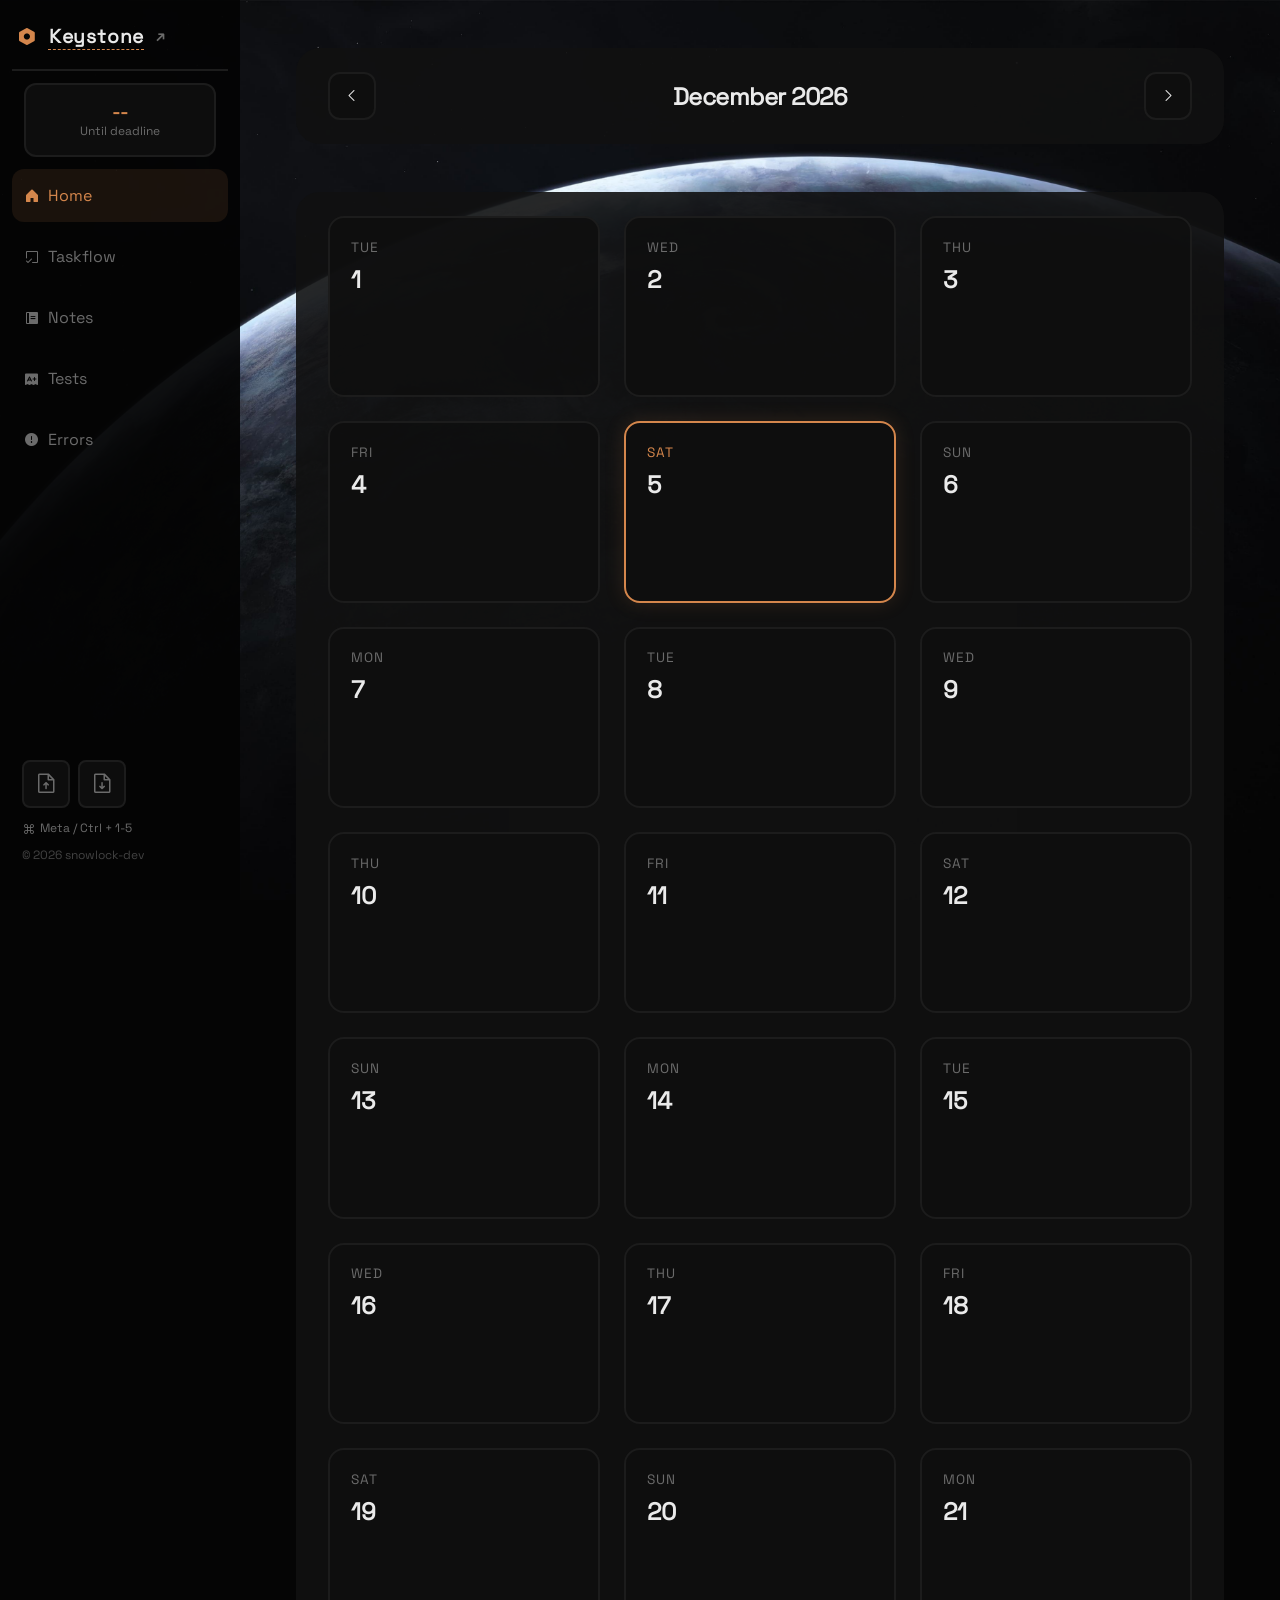
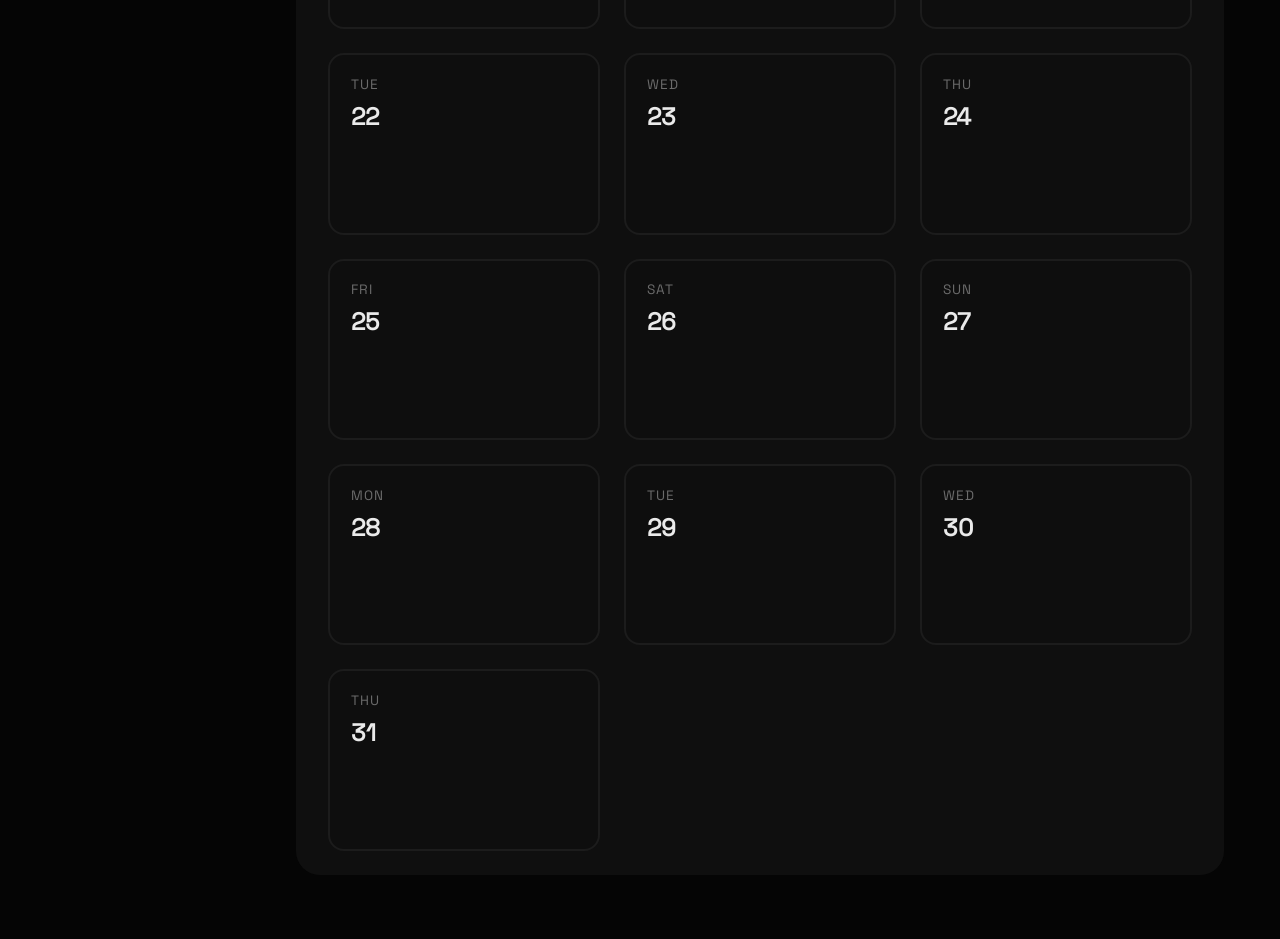
<file: index.html>
<!DOCTYPE html>
<html lang="en">
<head>
  <meta charset="UTF-8">
  <meta name="viewport" content="width=device-width, initial-scale=1.0">
  <meta property="og:site_name" content="keystone">
  <meta property="og:title" content="keystone">
  <meta property="og:description" content="A liteweight local-first workspace website">

  <meta property="og:image" content="https://raw.githubusercontent.com/snowlock-dev/keystone/refs/heads/main/assets/image.png">
  <meta property="og:image:secure_url" content="https://raw.githubusercontent.com/snowlock-dev/keystone/refs/heads/main/assets/og-image.png">
  <meta property="og:image:type" content="image/png">

  <meta name="twitter:card" content="summary_large_image">
  <meta name="twitter:image" content="https://raw.githubusercontent.com/snowlock-dev/keystone/refs/heads/main/assets/image.png">
  <link rel="icon" type="image/svg+xml" href="assets/favicon.svg">
  <link rel="icon" type="image/png" href="assets/favicon.png">
  <meta name="theme-color" content="#121212">

  <meta name="description" content="A liteweight local-first workspace website">
  <title>Keystone</title>
  
  <link rel="manifest" href="/manifest.json">
  <link rel="preload" href="assets/SpaceGrotesk-VariableFont.woff2" as="font" type="font/woff2" crossorigin>
  <link rel="preload" href="css/style.css" as="style">
  <link rel="preload" href="assets/wallpaper.jpg" as="image">

  <link rel="stylesheet" href="css/style.css">
  <link rel="stylesheet" href="assets/ph-fill/style.css">
  <link rel="stylesheet" href="assets/ph-regular/style.css">
</head>

<body>

  <div class="toast-container" id="toastContainer" aria-live="polite"></div> <!-- Toast Container -->  
  <input type="file" id="importFileInput" accept=".json" style="display: none;"> <!--hidden file input-->

  <div class="layout">
    <aside class="sidebar">
      <div class="sidebar-header">
        <div class="brand">
          <i class="ph-fill ph-nut"></i>
          <a class="brand" href="https://github.com/snowlock-dev/keystone" target="_blank" rel="noopener noreferrer">
            <span>Keystone</span> 
          </a>
          <span class="a-arrow">↗</span>
        </div>
      </div>

      <div class="days-till-card" id="daysTillCard">
        <div class="days-till-header" id="daysTillHeader">
          <span class="days-till-value" id="daysTillValue">0 days</span>
          <span class="days-till-label" id="daysTillLabel">Until deadline</span>
        </div>
        <div class="days-till-inputs" id="daysTillInputs" style="display:none;">
          <input type="date" id="deadlineDate" class="form-input">
          <input type="text" id="deadlineLabel" class="form-input" placeholder="Label..." maxlength="20">
          <button class="days-till-btn" id="saveDeadlineBtn">Save</button>
          <button class="days-till-btn" id="clearDeadlineBtn" style="background: var(--muted);">Clear</button>
        </div>
      </div>

      <nav class="sidebar-nav">
        <a href="#" class="nav-item active" data-section="home"><i class="ph-fill ph-house"></i> <span>Home</span></a>
        <a href="#" class="nav-item" data-section="taskflow"><i class="ph ph-check-square-offset"></i> <span>Taskflow</span></a>
        <a href="#" class="nav-item" data-section="notes"><i class="ph-fill ph-notebook"></i> <span>Notes</span></a>
        <a href="#" class="nav-item" data-section="tests"><i class="ph-fill ph-exam"></i><span>Tests</span></a>
        <a href="#" class="nav-item" data-section="errors"><i class="ph-fill ph-warning-circle"></i><span>Errors</span></a>
      </nav>

      <div class="sidebar-footer">
        <div class="footer-actions">
          <button class="footer-btn" id="exportBtn" title="Export JSON">
            <i class="ph ph-file-arrow-up"></i>
          </button>
          
          <button class="footer-btn" id="importBtn" title="Import JSON">
            <i class="ph ph-file-arrow-down"></i>
          </button>
        </div>

        <p><i class="ph ph-command"></i> Meta / Ctrl + 1-5</p>
        <p class="copyright">© 2026 snowlock-dev</p>
      </div>
    </aside>

    <main class="main-area">
      <div class="app-container">

        <div class="section-view active" data-section="home">
          <header class="app-header">
            <div class="calendar-wrapper">
              <div class="calendar-header">
                <button class="nav-arrow" id="calPrev" aria-label="Previous month"><i class="ph ph-caret-left"></i></button>
                <div class="calendar-month-year" id="calMonthYear"></div>
                <button class="nav-arrow" id="calNext" aria-label="Next month"><i class="ph ph-caret-right"></i></button>
              </div>
            </div>
          </header>

          <div class="calendar-wrapper">
            <div class="calendar-grid" id="calendarGrid"></div>
          </div>
        </div>

        <!-- TASKFLOW VIEW -->
        <div class="section-view" data-section="taskflow">
          <header class="app-header">
            <h1 class="app-title">Taskflow</h1>
            <p class="app-subtitle">Capture what matters. Get it done.</p>
          </header>

          <!-- TAB SWITCHER -->
          <div class="taskflow-tabs-wrapper" style="margin-bottom: 1.5rem; display: flex; justify-content: center;">
            <div class="filter-tabs" role="tablist" aria-label="Taskflow views">
              <button class="filter-tab active" id="tabDailyFlow" role="tab" aria-selected="true" style="font-weight: 600;">Daily Flow</button>
              <button class="filter-tab" id="tabTaskset" role="tab" aria-selected="false" style="font-weight: 600;">Taskset</button>
            </div>
          </div>

          <!-- DAILY FLOW CONTAINER -->
          <div id="dailyFlowContainer">
            <div class="tracker-panel nav-group-panel">
              <nav class="day-navigator" aria-label="Day navigation">
                <button class="nav-arrow" id="prevDay" aria-label="Previous day">
                  <i class="ph ph-caret-left"></i>
                </button>
                <div class="day-info">
                  <span class="day-name" id="dayName"></span>
                  <span class="day-date" id="dayDate"></span>
                </div>
                <button class="nav-arrow" id="nextDay" aria-label="Next day">
                  <i class="ph ph-caret-right"></i>
                </button>
                <button class="today-chip" id="todayChip" style="display:none" aria-label="Go to today">Today</button>
              </nav>
              <p class="keyboard-hint"><kbd>&larr;</kbd> <kbd>&rarr;</kbd> navigate days &nbsp; <kbd>/</kbd> focus input</p>
            </div>

            <div class="tracker-panel task-group-panel">
              <div class="input-wrapper" role="form" aria-label="Add a new task">
                <input
                  type="text"
                  class="todo-input"
                  id="todoInput"
                  placeholder="What needs to be done?"
                  maxlength="200"
                  aria-label="Task description"
                  autocomplete="off"
                >
                <button class="add-btn" id="addBtn" aria-label="Add task">
                  <i class="ph ph-plus" style="font-size:0.75rem"></i>
                  Add
                </button>
              </div>

              <div class="content-area" id="contentArea">
                <section class="progress-section" id="progressSection" style="margin-top:1.5rem; display:none;" aria-label="Completion progress">
                  <div class="progress-header">
                    <span class="progress-label">Progress</span>
                    <span class="progress-pct" id="progressPct">0%</span>
                  </div>
                  <div class="progress-track">
                    <div class="progress-fill" id="progressFill" style="width:0%"></div>
                  </div>
                </section>

                <div class="stats-bar" id="statsBar" style="display:none;">
                  <p class="stats-text"><span id="activeCount">0</span> tasks remaining</p>
                  <div class="filter-tabs" role="tablist" aria-label="Filter tasks">
                    <button class="filter-tab active" role="tab" aria-selected="true" data-filter="all">All</button>
                    <button class="filter-tab" role="tab" aria-selected="false" data-filter="active">Active</button>
                    <button class="filter-tab" role="tab" aria-selected="false" data-filter="completed">Done</button>
                  </div>
                </div>

                <section class="todo-list" id="todoList" aria-label="Task list"></section>

                <button class="clear-completed-btn" id="clearCompletedBtn" style="display:none;" aria-label="Clear completed tasks">
                  <i class="ph ph-trash" style="font-size:0.75rem"></i>
                  Clear completed
                </button>
              </div>
            </div>
          </div>

          <!-- TASKSET CONTAINER -->
          <div id="tasksetContainer" style="display: none;">
            <!-- The Clock Section -->
            <section class="clock-section" id="tasksetClockSection">
              <div class="clock-display" id="tasksetClockDisplay">00:00:00</div>
              <div class="clock-hint">[ Click to enter Zen Mode ]</div>
            </section>

            <div class="tracker-panel task-group-panel">
              <div class="input-wrapper" role="form" aria-label="Add a new global task">
                <input
                  type="text"
                  class="todo-input"
                  id="globalTodoInput"
                  placeholder="What needs to be done?"
                  maxlength="200"
                  aria-label="Task description"
                  autocomplete="off"
                >
                <button class="add-btn" id="globalAddBtn" aria-label="Add global task">
                  <i class="ph ph-plus" style="font-size:0.75rem"></i>
                  Add
                </button>
              </div>

              <div class="content-area" id="globalContentArea">
                <section class="progress-section" id="globalProgressSection" style="margin-top:1.5rem; display:none;" aria-label="Completion progress">
                  <div class="progress-header">
                    <span class="progress-label">Progress</span>
                    <span class="progress-pct" id="globalProgressPct">0%</span>
                  </div>
                  <div class="progress-track">
                    <div class="progress-fill" id="globalProgressFill" style="width:0%"></div>
                  </div>
                </section>

                <div class="stats-bar" id="globalStatsBar" style="display:none; justify-content: space-between; align-items: center; margin-bottom: 0.5rem;">
                  <p class="stats-text"><span id="globalActiveCount">0</span> tasks remaining</p>
                  <div class="kanban-nav-btns" style="display: flex; gap: 0.5rem;">
                    <button class="nav-arrow kanban-prev-btn" aria-label="Previous column" title="Previous column" style="width: 2.25rem; height: 2.25rem;"><i class="ph ph-caret-left"></i></button>
                    <button class="nav-arrow kanban-next-btn" aria-label="Next column" title="Next column" style="width: 2.25rem; height: 2.25rem;"><i class="ph ph-caret-right"></i></button>
                  </div>
                </div>

                <div class="kanban-board" id="kanbanBoard">
                  <div class="kanban-column" data-status="todo">
                    <div class="kanban-column-header">
                      <h3>Todo</h3>
                      <span class="kanban-count" id="kanbanTodoCount">0</span>
                    </div>
                    <div class="todo-list kanban-dropzone" id="kanbanTodoList" data-status="todo"></div>
                  </div>

                  <div class="kanban-column" data-status="doing">
                    <div class="kanban-column-header">
                      <h3>Doing</h3>
                      <span class="kanban-count" id="kanbanDoingCount">0</span>
                    </div>
                    <div class="todo-list kanban-dropzone" id="kanbanDoingList" data-status="doing"></div>
                  </div>

                  <div class="kanban-column" data-status="done">
                    <div class="kanban-column-header">
                      <h3>Done</h3>
                      <span class="kanban-count" id="kanbanDoneCount">0</span>
                    </div>
                    <div class="todo-list kanban-dropzone" id="kanbanDoneList" data-status="done"></div>
                  </div>
                </div>

                <div style="margin-top: 1.25rem; display: flex; justify-content: flex-end;">
                  <button class="clear-completed-btn" id="globalClearCompletedBtn" style="display:none;" aria-label="Clear done tasks">
                    <i class="ph ph-trash" style="font-size:0.75rem"></i>
                    Clear done
                  </button>
                </div>
              </div>
            </div>
          </div>
        </div>

        <!-- QUICK NOTES VIEW -->
        <div class="section-view" data-section="notes">
          <header class="app-header">
            <h1>Quick Notes</h1>
            <p>Jot down anything; saved automatically</p>
          </header>
      
          <div class="notes-wrapper">
            <div class="notes-toolbar">
              <span class="notes-save-indicator" id="notesSaveIndicator">All changes saved</span>
              <div class="notes-toolbar-right">
                <span class="notes-count" id="notesCount">0 words</span>
                <button class="notes-clear-btn" id="notesClearBtn" title="Clear notes" aria-label="Clear all notes">
                  <i class="ph ph-trash"></i>
                </button>
              </div>
            </div>
            <div class="notes-content-wrapper">
              <textarea id="notesInput" class="notes-input" placeholder="Start typing your notes here..." aria-label="Notes content"></textarea>
              <div id="notesPreview" class="notes-preview markdown-body" aria-label="Notes preview"></div>
            </div>
          </div>
        </div>

        <!-- TEST DASHBOARD -->
        <div class="section-view" data-section="tests">
          <div class="app-header">
            <h1>Test Dashboard</h1>
            <p>Track your mock test performance, trajectory, and accuracy over time.</p>
          </div>

          <div class="stats-cards" id="testStatsCards"></div>

          <div class="tracker-panel">
            <div class="panel-title">Performance Trajectory</div>
            <div class="chart-container">
              <canvas id="testLineChart"></canvas>
            </div>
          </div>

          <div class="tracker-grid">
            <div class="tracker-panel">
              <div class="panel-title">Log New Test</div>
              <form id="addTestForm" style="display:flex; flex-direction:column; gap:1.5rem;">
                
                <div class="form-group">
                  <label class="form-label">Date Taken</label>
                  <input type="date" id="testDateInput" class="form-input" required>
                </div>

                <div class="form-group">
                  <label class="form-label">Test Name</label>
                  <input type="text" id="testNameInput" class="form-input" placeholder="e.g., Mock Test #14" required>
                </div>
                <div class="form-row">
                  <div class="form-group">
                    <label class="form-label">Total Marks</label>
                    <input type="number" id="testTotalInput" class="form-input" value="300" required>
                  </div>
                  <div class="form-group">
                    <label class="form-label">Obtained</label>
                    <input type="number" id="testObtainedInput" class="form-input" value="0" required>
                  </div>
                </div>
                <div class="form-group">
                  <label class="form-label">Accuracy (%)</label>
                  <input type="number" id="testAccuracyInput" class="form-input" step="0.1" value="0" required>
                </div>
                <div class="form-group">
                  <label class="form-label">Rank (Optional)</label>
                  <input type="number" id="testRankInput" class="form-input" placeholder="e.g., 42" min="1">
                </div>
                <button type="submit" class="add-btn" style="justify-content: center;">Log Test</button>
              </form>
            </div>

            <div class="tracker-panel">
              <div class="panel-title">Test History</div>
              <div class="log-list" id="testHistoryList"></div>
            </div>
          </div>
        </div>

        <!-- ERROR LOG -->
        <div class="section-view" data-section="errors">
          <div class="app-header">
            <h1>Error Log</h1>
            <p>Your personalized Book of Mistakes. Review this before every exam.</p>
          </div>
        
          <!-- INPUT MODAL SECTION -->
          <div class="tracker-panel">
            <div class="panel-title">Log New Mistake</div>
            <form id="addErrorForm" style="display:flex; flex-direction:column; gap:1.5rem;">
              <div class="form-row">
                <div class="form-group">
                  <label class="form-label">Subject</label>
                  <div class="custom-select-container">
                    <button type="button" class="select-trigger" popovertarget="errorSubjectMenu" id="errorSubjectTrigger" data-input-id="errorSubjectSelect">Physics</button>
                    <div popover id="errorSubjectMenu" class="select-menu">
                      <button type="button" data-value="physics">Physics</button>
                      <button type="button" data-value="chem">Chemistry</button>
                      <button type="button" data-value="maths">Maths</button>
                      <button type="button" data-value="mock">Mock Tests</button>
                    </div>
                  </div>
                  <input type="hidden" id="errorSubjectSelect" value="physics">
                </div>
                <div class="form-group">
                  <label class="form-label">Chapter / Topic</label>
                  <input type="text" id="errorChapterInput" class="form-input" placeholder="e.g., Rotational Motion">
                </div>
              </div>
              <div class="form-group">
                <label class="form-label">Error Type</label>
                <div class="custom-select-container">
                  <button type="button" class="select-trigger" popovertarget="errorTypeMenu" id="errorTypeTrigger" data-input-id="errorTypeSelect">Conceptual Gap</button>
                  <div popover id="errorTypeMenu" class="select-menu">
                    <button type="button" data-value="Conceptual Gap">Conceptual Gap</button>
                    <button type="button" data-value="Silly Mistake">Silly Mistake</button>
                    <button type="button" data-value="Calculation Error">Calculation Error</button>
                    <button type="button" data-value="Others">Others</button>
                  </div>
                </div>
                <input type="hidden" id="errorTypeSelect" value="Conceptual Gap">
              </div>
              <div class="form-group">
                <label class="form-label">Key Takeaway (What did you learn?)</label>
                <input type="text" id="errorTakeawayInput" class="form-input" placeholder="e.g., Remember to check domain of log(x)" required>
              </div>
              <button type="submit" class="add-btn" style="justify-content: center; margin-top: 0.5rem;">Log Mistake</button>
            </form>
          </div>
        
          <!-- ERROR LOGS LIST SECTION (Massive grid below the input) -->
          <div class="tracker-panel" style="margin-top: 2rem;">
            <div class="panel-header-row" style="margin-bottom: 2rem;">
              <h2 class="panel-title" style="margin-bottom: 0; font-size: 1.2rem;">Recent Mistakes</h2>
            </div>
          
            <div class="error-filters">
              <div class="filter-tabs" id="errorSubjectFilters"></div>
              <div class="filter-tabs" id="errorTypeFilters"></div>
            </div>
          
            <div id="errorLogList"></div>
          </div>
        </div>

      </div>
    </main>
  </div>

  <!-- Global Search Modal -->
  <div class="gs-overlay" id="gsOverlay">
    <div class="gs-modal" role="dialog" aria-label="Global Search">
      <div class="gs-input-wrap">
        <i class="ph ph-magnifying-glass gs-search-icon"></i>
        <input type="text" class="gs-input" id="gsInput"
               placeholder="Search tasks & errors…  ( !t tasks · !e errors )"
               autocomplete="off" spellcheck="false" />
        <span class="gs-mode-badge" id="gsModeBadge"></span>
      </div>
      <div class="gs-results" id="gsResults"></div>
      <div class="gs-footer">
        <span><kbd>↑</kbd><kbd>↓</kbd> navigate</span>
        <span><kbd>↵</kbd> open</span>
        <span><kbd>esc</kbd> close</span>
        <div class="gs-footer-spacer"></div>
        <span class="gs-hint">!t tasks</span>
        <span class="gs-hint">!e errors</span>
      </div>
    </div>
  </div>

  <script src="assets/marked.min.js" defer></script>
  <script src="assets/chart.min.js" defer></script>
  <script src="js/app.js" defer></script>
</body>
</html>
</file>
<file: css/style.css>
@font-face {
  font-family: 'Space Grotesk';
  src: url('../assets/SpaceGrotesk-VariableFont.woff2') format('woff2');
  font-weight: 400;
  font-style: normal;
  font-display: block;
}

:root {
  color-scheme: dark;

  --bg: rgba(5, 5, 5, 0.95);
  --surface: rgba(15, 15, 15, 0.9);
  --card: rgba(17, 17, 17, 0.9);
  --border: #1c1c1c;
  --fg: #eaeaea;
  --muted: #6b6b6b;

  --accent: #d4864c;
  --item-active: rgba(212, 134, 76, 0.1);

  --accent-glow: rgba(212, 134, 76, 0.2);
  --success: #5cab7a;
  --danger: #e45a5c;
  --info: #5c9bd4;

  --code-color: #cac0ff;
  --code-bg: #1c1c1c;
}

* {
  margin: 0;
  padding: 0;
  box-sizing: border-box;
  scrollbar-color: #3c3c3c var(--bg);
  scrollbar-width: thin;
}

:focus-visible {
  outline: 2px solid var(--accent);
  outline-offset: 2px;
}

::-webkit-scrollbar {
  width: 8px;
  height: 8px;
}
::-webkit-scrollbar-track {
  background: var(--bg); 
}
::-webkit-scrollbar-thumb {
  background: #3c3c3c; 
  border-radius: 4px;
}
::-webkit-scrollbar-thumb:hover {
  background: #4c4c4c; 
}

::selection {
  background: var(--accent-glow);
}

body {
  font-family: 'Space Grotesk', sans-serif;
  background-color: var(--bg);
  color: var(--fg);
  min-height: 100vh;
  overflow-x: hidden;
  scrollbar-gutter: stable;
  -webkit-font-smoothing: antialiased; 
  -moz-osx-font-smoothing: grayscale;
}

body::before {
  content: "";
  position: fixed;
  top: 0; left: 0;
  width: 100%; height: 100%;
  background: var(--bg) url('../assets/wallpaper.jpg') center / cover no-repeat;
  pointer-events: none;
  z-index: -1;
}

button, 
.footer-btn, 
.nav-arrow, 
.notes-clear-btn {
  cursor: pointer;
}

button:disabled {
  cursor: not-allowed;
}

.a-arrow {
  color: var(--muted);
  display: inline-block;
  font-size: 0.75em;
  line-height: 1;
}

.layout {
  display: flex;
  min-height: 100vh;
  position: relative;
}

.sidebar {
  width: 30vw;
  max-width: 15rem;
  flex-shrink: 0;
  background-color: var(--bg);
  display: flex;
  flex-direction: column;
  padding: 1.5rem 0.75rem;
  position: sticky;
  top: 0;
  height: 100vh;
}

.sidebar-header {
  display: flex;
  align-items: center;
  gap: 10px;
  padding: 0 0.3rem 1.25rem;
  border-bottom: 2px solid var(--border);
}

.sidebar-nav {
  display: flex;
  flex-direction: column;
  gap: 0.5rem;
}

.brand {
  display: flex;
  align-items: center;
  gap: 0.75rem;
  letter-spacing: 0.05rem;
  font-size: 1.2rem;
  font-weight: bold;
}

.brand i {
  color: var(--accent);
}

.brand a {
  color: var(--fg);
  text-underline-offset: 0.35rem;
  text-decoration: underline dashed var(--accent) 1px;
}

.sidebar-footer {
  margin-top: auto;
  padding: 10px;
  display: flex;
  flex-direction: column;
  gap: 6px;
}

.sidebar-footer .footer-actions {
  margin-bottom: 4px;
}

.sidebar-footer p {
  margin: 0;
  line-height: 1.75;
  font-size: 12px;
  color: var(--muted, #888);
  display: flex;
  align-items: center;
  gap: 4px;
}

.sidebar-footer p i {
  font-size: 14px;
}

.sidebar-footer .copyright {
  opacity: 0.6;
}

.footer-actions {
  display: flex;
  gap: 0.5rem;
}

.footer-btn {
  width: 3rem;
  height: 3rem;
  border-radius: 8px;
  border: 2px solid var(--border);
  background: var(--surface);
  color: var(--muted);
  cursor: pointer;
  display: flex;
  align-items: center;
  justify-content: center;
  font-size: 1.5rem;
  transition: all 0.2s;
}

.footer-btn:hover {
  color: var(--accent);
  border-color: var(--accent);
}

.toast-container {
  position: fixed;
  bottom: 2rem;
  left: 50%;
  transform: translateX(-50%);
  z-index: 1000;
  display: flex;
  flex-direction: column;
  align-items: center;
  gap: 8px;
  pointer-events: none;
}

.toast {
  background: var(--card);
  border: 2px solid var(--border);
  color: var(--fg);
  padding: 10px 20px;
  border-radius: 10px;
  font-size: 0.85rem;
  font-weight: 500;
  animation: toastIn 0.35s cubic-bezier(0.22, 1, 0.36, 1) forwards;
  pointer-events: auto;
}

.toast.success {
  border-color: var(--success);
  background: rgba(42, 144, 82, 0.5);
  color: #a6e1b6;
}

.toast.error {
  border-color: var(--danger);
  background: rgba(112, 42, 42, 0.5);
  color: #f1a8a8;
}

.toast.out {
  animation: toastOut 0.3s ease forwards;
}

@keyframes toastIn {
  from { opacity: 0; transform: translateY(12px) scale(0.95); }
  to { opacity: 1; transform: translateY(0) scale(1); }
}

@keyframes toastOut {
  to { opacity: 0; transform: translateY(8px) scale(0.95); }
}

.nav-item {
  display: flex;
  align-items: center;
  gap: 0.5rem;
  padding: 1rem 0.75rem;
  border-radius: 12px;
  color: var(--muted);
  font-size: 1rem;
  transition: all 0.2s;
  text-decoration: none !important;
}

.nav-item i {
  width: 1rem;
  text-align: center;
}

.nav-item:hover {
  color: var(--fg);
  transform: translateX(2px);
}

.nav-item.active {
  color: var(--accent);
  background: var(--item-active);
}

.main-area {
  flex: 1;
  min-width: 0;
  display: flex;
  justify-content: center;
}

.section-view {
  display: none;
  flex-direction: column;
  min-height: calc(100vh - 4rem);
}

.section-view.active {
  display: flex;
  animation: sectionFadeIn 0.3s ease;
}

@keyframes sectionFadeIn {
  from { opacity: 0; transform: translateY(10px); }
  to { opacity: 1; transform: translateY(0); }
}

.section-view h1 {
  font-size: 2.5rem;
  font-weight: 700;
  letter-spacing: -0.03em;
  margin-bottom: 0.5rem;
}

.section-view p {
  color: var(--muted);
}

.app-container {
  width: 100%;
  max-width: 1400px;
  padding: 3rem 3.5rem 4rem;
}

.app-header { 
  margin-bottom: 3rem;
  flex-shrink: 0; 
}
.app-header h1 { 
  font-size: 3rem;
  font-weight: 700; 
  letter-spacing: -0.04em; 
  line-height: 1.1; 
}
.app-header p { 
  margin-top: 1rem;
  font-size: 1.1rem; 
  color: var(--muted); 
}

.calendar-wrapper { 
  display: flex; 
  flex-direction: column; 
  background: var(--card);
  border-radius: 16px; 
  padding: 2.5rem;
}

.calendar-wrapper:first-of-type {
  padding: 1.5rem 2rem;
  border-radius: 24px;
}
.calendar-header { 
  display: flex; 
  align-items: center; 
  justify-content: space-between;
}
.calendar-month-year { 
  font-size: 1.5rem; 
  font-weight: 700; 
  text-align: center; 
  flex: 1; 
  letter-spacing: -0.02em; 
}

.nav-arrow { 
  width: 3rem; 
  height: 3rem; 
  border-radius: 12px; 
  border: 2px solid var(--border); 
  background: var(--surface);
  color: var(--fg);
  cursor: pointer; 
  display: flex; 
  align-items: center; 
  justify-content: center; 
  font-size: 1rem; 
  transition: all 0.2s; 
}
.nav-arrow:hover {
  border-color: #333; 
  background: rgba(255,255,255,0.4); 
}

.calendar-grid {
  display: grid; 
  grid-template-columns: repeat(4, 1fr); 
  grid-auto-rows: max-content; 
  gap: 1.5rem;
  align-content: start; 
}

.calendar-day {
  display: flex; 
  flex-direction: column; 
  align-items: flex-start; 
  justify-content: flex-start; 
  border: 2px solid var(--border); 
  border-radius: 16px;
  transition: all 0.2s; 
  position: relative; 
  background: var(--surface); 
  padding: 1.3rem;
  margin: 0;
  overflow: hidden;
  min-height: 160px;
}
.exam-card {
  margin-top: 15px;
  padding: 12px 10px;
  background: rgba(255, 143, 63, 0.15);
  border: 2px solid rgba(255, 143, 63, 0.5);
  border-radius: 8px;
  color: rgb(255, 143, 63);
  font-size: 0.8rem;
  display: flex;
  justify-content: space-between;
  width: 100%;
  cursor: pointer;
  transition: transform 0.2s;
}
.exam-card:hover {
  transform: scale(1.02);
  background: rgba(255, 143, 63, 0.25);
}
.calendar-day:hover {
  background: var(--item-active);
  transform: translateY(-2px); 
}
.calendar-day.today { 
  border: 2px solid var(--accent);
  box-shadow: 0 0 20px rgba(212, 134, 76, 0.15);
}

.cal-dow {
  font-size: 0.85rem;
  color: var(--muted); 
  margin-bottom: 0.75rem; 
  text-transform: uppercase; 
  letter-spacing: 0.08em; 
}
.calendar-day.today .cal-dow { color: var(--accent); }

.cal-date { 
  font-size: 1.5rem;
  font-weight: 700; 
  line-height: 1; 
}

.section-view[data-section="taskflow"] {
  max-width: 860px;
  width: 100%;
  margin: 0 auto;
}

@keyframes shake {
  0%, 100% { transform: translateX(0); }
  20% { transform: translateX(-6px); }
  40% { transform: translateX(5px); }
  60% { transform: translateX(-4px); }
  80% { transform: translateX(3px); }
}

@keyframes slideIn {
  from { opacity: 0; transform: translateY(-8px) scale(0.98); }
  to { opacity: 1; transform: translateY(0) scale(1); }
}

@keyframes slideOut {
  to { opacity: 0; transform: translateX(30px) scale(0.95); }
}

.day-navigator {
  display: flex;
  align-items: center;
  gap: 12px;
  margin-top: 1.5rem;
  padding: 8px 10px;
  background: var(--surface);
  border: 2px solid var(--border);
  border-radius: 14px;
}

.day-navigator .nav-arrow {
  width: 36px;
  height: 36px;
  border-radius: 9px;
  border: 2px solid var(--border);
  background: var(--card);
  color: var(--muted);
  cursor: pointer;
  display: flex;
  align-items: center;
  justify-content: center;
  font-size: 0.7rem;
  transition: all 0.2s;
  flex-shrink: 0;
}

.day-navigator .nav-arrow:hover {
  color: var(--fg);
  border-color: #3A3A3A;
  background: rgba(255,255,255,0.04);
}

.day-navigator .nav-arrow:active {
  transform: scale(0.93);
}

.day-navigator .nav-arrow:focus-visible {
  outline: 2px solid var(--accent);
  outline-offset: 2px;
}

.day-info {
  flex: 1;
  text-align: center;
  display: flex;
  flex-direction: column;
  gap: 2px;
  min-width: 0;
}

.day-name {
  font-size: 0.8rem;
  color: var(--fg);
  font-weight: 500;
  text-transform: uppercase;
  letter-spacing: 0.1em;
  transition: color 0.3s;
}

.day-date {
  font-size: 1.2rem;
  font-weight: 700;
  color: var(--fg);
  transition: color 0.3s;
  letter-spacing: -0.01em;
}

.day-name.is-today {
  color: var(--accent);
}

.day-date.is-today {
  color: var(--accent);
}

.today-chip {
  padding: 6px 12px;
  border-radius: 8px;
  border: 2px solid var(--accent);
  background: rgba(212, 134, 76, 0.08);
  color: var(--accent);
  font-family: inherit;
  font-size: 0.68rem;
  font-weight: 600;
  cursor: pointer;
  transition: all 0.2s;
  text-transform: uppercase;
  letter-spacing: 0.06em;
  flex-shrink: 0;
}

.today-chip:hover {
  background: rgba(212, 134, 76, 0.16);
  box-shadow: 0 2px 10px var(--accent-glow);
}

.today-chip:active {
  transform: scale(0.95);
}

.today-chip:focus-visible {
  outline: 2px solid var(--accent);
  outline-offset: 2px;
}

.content-area {
  transition: opacity 0.15s ease, transform 0.15s ease;
}

.content-area.transitioning {
  opacity: 0;
  transform: translateY(8px);
}

.input-wrapper {
  position: relative;
  background: var(--card);
  border: 2px solid var(--border);
  border-radius: 16px; 
  padding: 8px;
  display: flex;
  align-items: center;
  transition: border-color 0.3s, box-shadow 0.3s;
}

.input-wrapper:focus-within {
  border-color: var(--accent);
  box-shadow: 0 0 0 6px var(--accent-glow);
}

.todo-input {
  flex: 1;
  background: transparent;
  border: none;
  outline: none;
  padding: 1.1rem 1.5rem;
  font-family: inherit;
  font-size: 1.1rem; 
  color: var(--fg);
  font-weight: 400;
}

.todo-input::placeholder {
  color: var(--muted);
  opacity: 0.7;
}

.add-btn {
  background: var(--accent);
  color: #fff;
  border: none;
  border-radius: 12px;
  padding: 1.1rem 1.75rem; 
  font-family: inherit;
  font-size: 1rem; 
  font-weight: 600;
  cursor: pointer;
  transition: transform 0.15s, box-shadow 0.3s, opacity 0.2s;
  white-space: nowrap;
  display: flex;
  align-items: center;
  gap: 8px;
}

.add-btn:hover {
  transform: scale(1.01);
}

.add-btn:active {
  transform: scale(0.97);
}

.add-btn:focus-visible {
  outline: 2px solid var(--fg);
  outline-offset: 2px;
}

.stats-bar {
  display: flex;
  align-items: center;
  justify-content: space-between;
  margin: 2rem 0 1.5rem;
  padding: 0 4px;
}

.stats-text {
  font-size: 0.9rem; 
  color: var(--muted);
  font-weight: 400;
}

.stats-text span {
  color: var(--fg);
  font-weight: 600;
}

.filter-tabs {
  display: flex;
  gap: 4px;
  background: var(--surface);
  border-radius: 12px; 
  padding: 6px;
  border: 2px solid var(--border);
}

.filter-tab {
  padding: 8px 16px; 
  border-radius: 8px;
  border: none;
  background: transparent;
  color: var(--muted);
  font-family: inherit;
  font-size: 0.95rem; 
  font-weight: 500;
  cursor: pointer;
  transition: all 0.25s;
}

.filter-tab:hover {
  color: var(--fg);
}

.filter-tab.active {
  background: var(--card);
  color: var(--fg);
}

.filter-tab:focus-visible {
  outline: 2px solid var(--accent);
  outline-offset: -2px;
}

.todo-list {
  display: flex;
  flex-direction: column;
  gap: 12px; 
}

.todo-item {
  display: flex;
  align-items: center;
  gap: 16px; 
  background: var(--card);
  border: 2px solid var(--border);
  border-radius: 14px; 
  padding: 1.25rem 1.5rem;
  transition: transform 0.2s, border-color 0.25s, opacity 0.3s;
  animation: slideIn 0.35s cubic-bezier(0.22, 1, 0.36, 1) both;
}

.todo-item:hover {
  border-color: #3A3A3A;
}

.todo-item.removing {
  animation: slideOut 0.3s cubic-bezier(0.55, 0, 1, 0.45) forwards;
}

.checkbox-wrapper {
  flex-shrink: 0;
  position: relative;
  width: 22px;
  height: 22px;
}

.checkbox-wrapper input {
  position: absolute;
  opacity: 0;
  width: 100%;
  height: 100%;
  cursor: pointer;
  z-index: 2;
  margin: 0;
}

.checkbox-visual {
  position: absolute;
  inset: 0;
  border: 2px solid var(--border);
  border-radius: 6px;
  transition: all 0.3s cubic-bezier(0.22, 1, 0.36, 1);
  display: flex;
  align-items: center;
  justify-content: center;
}

.checkbox-visual svg {
  width: 12px;
  height: 12px;
  stroke: #fff;
  stroke-width: 3;
  stroke-linecap: round;
  stroke-linejoin: round;
  fill: none;
  opacity: 0;
  transform: scale(0.5);
  transition: all 0.25s cubic-bezier(0.22, 1, 0.36, 1);
}

.checkbox-wrapper input:checked + .checkbox-visual {
  background: var(--success);
  border-color: var(--success);
  box-shadow: 0 2px 8px rgba(92, 184, 122, 0.3);
}

.checkbox-wrapper input:checked + .checkbox-visual svg {
  opacity: 1;
  transform: scale(1);
}

.checkbox-wrapper input:focus-visible + .checkbox-visual {
  outline: 2px solid var(--accent);
  outline-offset: 2px;
}

.todo-text {
  flex: 1;
  font-size: 1.05rem; 
  font-weight: 400;
  line-height: 1.5; 
  color: var(--fg);
  transition: color 0.3s, opacity 0.3s;
  word-break: break-word;
}

.todo-item.completed .todo-text {
  color: var(--muted);
  text-decoration: line-through;
  text-decoration-color: var(--muted);
  opacity: 0.6;
}

.edit-input {
  flex: 1;
  background: var(--surface);
  border: 2px solid var(--accent);
  border-radius: 8px;
  padding: 0.5rem 0.75rem;
  font-family: inherit;
  font-size: 1.05rem;
  color: var(--fg);
  outline: none;
  box-shadow: 0 0 0 3px var(--accent-glow);
}

.todo-actions {
  display: flex;
  gap: 6px;
  opacity: 0;
  transition: opacity 0.2s;
}

.todo-item:hover .todo-actions {
  opacity: 1;
}

.action-btn {
  width: 36px; 
  height: 36px; 
  border-radius: 8px;
  border: none;
  background: transparent;
  color: var(--muted);
  cursor: pointer;
  display: flex;
  align-items: center;
  justify-content: center;
  font-size: 1rem; 
  transition: all 0.2s;
}

.action-btn:hover {
  background: var(--surface);
  color: var(--fg);
}

.action-btn.delete:hover {
  background: rgba(212, 92, 92, 0.12);
  color: var(--danger);
}

.action-btn:focus-visible {
  outline: 2px solid var(--accent);
  outline-offset: 2px;
}

.clear-completed-btn {
  margin-top: 1.5rem;
  padding: 12px 20px;
  border: 2px solid var(--border);
  border-radius: 10px;
  background: transparent;
  color: var(--muted);
  font-family: inherit;
  font-size: 0.9rem;
  font-weight: 500;
  cursor: pointer;
  transition: all 0.25s;
  display: inline-flex;
  align-items: center;
  gap: 8px;
}

.clear-completed-btn:hover {
  border-color: var(--danger);
  color: var(--danger);
  background: rgba(212, 92, 92, 0.06);
}

.clear-completed-btn:focus-visible {
  outline: 2px solid var(--accent);
  outline-offset: 2px;
}

.empty-state {
  text-align: center;
  padding: 4rem 1rem;
  animation: fadeIn 0.5s ease;
}

@keyframes fadeIn {
  from { opacity: 0; transform: translateY(8px); }
  to { opacity: 1; transform: translateY(0); }
}

.empty-icon {
  width: 72px;
  height: 72px;
  margin: 0 auto 1.5rem;
  background: var(--surface);
  border: 2px solid var(--border);
  border-radius: 18px;
  display: flex;
  align-items: center;
  justify-content: center;
  font-size: 1.6rem;
  color: var(--muted);
}

.empty-title {
  font-size: 1.1rem;
  font-weight: 600;
  color: var(--fg);
  margin-bottom: 0.5rem;
}

.empty-desc {
  font-size: 0.9rem;
  color: var(--muted);
  font-weight: 400;
}

.progress-section {
  margin-bottom: 0.5rem;
}

.progress-header {
  display: flex;
  justify-content: space-between;
  align-items: center;
  margin-bottom: 10px;
}

.progress-label {
  font-size: 0.8rem;
  color: var(--muted);
  font-weight: 500;
  text-transform: uppercase;
  letter-spacing: 0.06em;
}

.progress-pct {
  font-size: 0.8rem;
  color: var(--accent);
  font-weight: 600;
}

.progress-track {
  width: 100%;
  height: 6px; 
  background: var(--surface);
  border-radius: 4px;
  overflow: hidden;
  border: 2px solid var(--border);
}

.progress-fill {
  height: 100%;
  background: var(--accent);
  border-radius: 4px;
  transition: width 0.5s cubic-bezier(0.22, 1, 0.36, 1);
}

.keyboard-hint {
  margin-top: 1rem;
  font-size: 0.75rem;
  color: var(--muted);
  opacity: 0.5;
  font-weight: 400;
}

.keyboard-hint kbd {
  display: inline-block;
  padding: 2px 6px;
  border: 2px solid var(--border);
  border-radius: 4px;
  background: var(--surface);
  font-family: inherit;
  font-size: 0.7rem;
  margin: 0 2px;
}


.nav-group-panel {
  padding: 1.5rem;
  margin-bottom: 1.5rem;
}

.nav-group-panel .day-navigator {
  margin-top: 0;
  background: transparent;
  border: none;
  padding: 0;
}

.nav-group-panel .keyboard-hint {
  margin-top: 1rem;
}

.task-group-panel {
  padding: 2rem;
}

.task-group-panel .input-wrapper {
  background: var(--surface);
  margin-bottom: 1.5rem;
}

.task-group-panel .todo-item {
  background: var(--surface);
}

.task-group-panel .progress-section {
  margin-top: 0 !important;
  margin-bottom: 1.5rem;
}

.notes-wrapper {
  background: var(--card);
  border: 2px solid var(--card);
  border-radius: 16px; 
  overflow: hidden;
  transition: border-color 0.3s;
  display: flex;
  flex: 1;
  flex-direction: column;
}

.notes-wrapper:focus-within {
  border: 2px solid var(--border);
}

.notes-toolbar { 
  display: flex; 
  justify-content: space-between; 
  align-items: center; 
  padding: 1.25rem 1.5rem; 
  border-bottom: 2px solid var(--border); 
  background: var(--surface); 
}
.notes-save-indicator { 
  font-size: 0.85rem; 
  color: var(--muted);
  display: flex; 
  align-items: center; 
  gap: 8px; 
}

.notes-save-indicator::before { 
  content: ''; 
  width: 8px; 
  height: 8px; 
  border-radius: 50%; 
  background: var(--success); 
  transition: background 0.2s; 
}
.notes-save-indicator.saving::before { 
  background: var(--danger); 
  animation: pulse-dot-simple 1s ease-in-out infinite; 
}
@keyframes pulse-dot-simple { 0%, 100% { opacity: 0.4; } 50% { opacity: 1; } }

.notes-toolbar-right { 
  display: flex; 
  align-items: center; 
  gap: 16px; 
}

.notes-count { 
  font-size: 0.8rem; 
  color: var(--muted); 
}

.notes-clear-btn { 
  width: 2.25rem; 
  height: 2.25rem; 
  border-radius: 12px; 
  border: 2px solid var(--border); 
  background: transparent; 
  color: var(--muted); 
  cursor: pointer; 
  display: flex; 
  align-items: center; 
  justify-content: center; 
  font-size: 0.85rem; 
  transition: all 0.2s; 
}
.notes-clear-btn:hover { 
  color: var(--fg); 
  border-color: #333; 
}
.notes-clear-btn.confirm { 
  color: var(--danger); 
  border-color: var(--danger); 
}

.notes-input {
  width:100%;
  flex: 1;
  background: transparent;
  border: none;
  outline: none;
  padding: 2rem 2.5rem; 
  font-size: 1.1rem; 
  line-height: 1.8; 
  color: var(--fg);
  resize: none;
  display: block;
  min-height: 400px; 
}

.notes-input::placeholder {
  color: var(--muted);
  opacity: 0.75;
}

.days-till-card {
  background: var(--surface);
  border: 2px solid var(--border);
  border-radius: 12px;
  padding: 1rem;
  margin: 0.75rem;
  cursor: pointer;
  transition: all 0.2s;
}

.days-till-card:hover {
  border-color: var(--accent);
}

.days-till-header {
  display: flex;
  flex-direction: column;
  align-items: center;
}

.days-till-value {
  font-size: 1.1rem;
  font-weight: 700;
  color: var(--accent);
}

.days-till-label {
  font-size: 0.75rem;
  color: var(--muted);
}

.days-till-inputs {
  display: flex;
  flex-direction: column;
  gap: 0.5rem;
  margin-top: 1rem;
}

.days-till-card .form-input {
  padding: 0.5rem 0.75rem;
  font-size: 0.9rem;
  border-radius: 8px;
  background: var(--surface);
  border: 2px solid var(--border);
}

.days-till-btn {
  background: var(--accent);
  color: #fff;
  border: none;
  border-radius: 8px;
  padding: 0.5rem 1rem;
  font-family: inherit;
  font-size: 0.9rem;
  font-weight: 600;
  cursor: pointer;
  transition: transform 0.15s, box-shadow 0.3s, opacity 0.2s;
  display: flex;
  align-items: center;
  justify-content: center;
}

.days-till-btn:hover {
  transform: scale(1.01);
}

.days-till-btn:active {
  transform: scale(0.97);
}

.tracker-panel {
  background: var(--card);
  border: 2px solid var(--border);
}

.notes-content-wrapper {
  position: relative;
  flex: 1;
  display: flex;
  flex-direction: column;
  min-height: 400px;
  overflow: hidden;
}

.notes-input {
  width: 100%;
  flex: 1;
  background: transparent;
  border: none;
  outline: none;
  padding: 2rem 2.5rem; 
  font-size: 1.1rem; 
  line-height: 1.8; 
  color: var(--fg);
  resize: none;
  display: none;
}

.notes-preview {
  width: 100%;
  flex: 1;
  padding: 2rem 2.5rem;
  font-size: 1.1rem;
  line-height: 1.8;
  color: var(--fg);
  overflow-y: auto;
  cursor: text;
  white-space: normal;
  display: block;
}

.notes-wrapper.editing .notes-input { display: block; }
.notes-wrapper.editing .notes-preview { display: none; }

.notes-preview.markdown-body {
  color: var(--fg);
}
.notes-preview.markdown-body > *:first-child { margin-top: 0; }
.notes-preview.markdown-body > *:last-child { margin-bottom: 0; }
.notes-preview.markdown-body p { margin-bottom: 1rem; color: var(--fg); }
.notes-preview.markdown-body h1, 
.notes-preview.markdown-body h2, 
.notes-preview.markdown-body h3, 
.notes-preview.markdown-body h4 { font-weight: 700; margin-top: 1.5rem; margin-bottom: 0.75rem; letter-spacing: -0.02em; color: var(--fg); }
.notes-preview.markdown-body h1 { font-size: 1.5rem; }
.notes-preview.markdown-body h2 { font-size: 1.35rem; }
.notes-preview.markdown-body h3 { font-size: 1.2rem; }
.notes-preview.markdown-body h4 { font-size: 1.1rem; }
.notes-preview.markdown-body ul, 
.notes-preview.markdown-body ol { margin-left: 1.5rem; margin-bottom: 1rem; }
.notes-preview.markdown-body ul { list-style-type: disc; }
.notes-preview.markdown-body ol { list-style-type: decimal; }
.notes-preview.markdown-body li { margin-bottom: 0.5rem; color: var(--fg); }
.notes-preview.markdown-body a { color: var(--accent); text-decoration: underline; text-underline-offset: 3px; transition: opacity 0.2s; }
.notes-preview.markdown-body a:hover { opacity: 0.8; }
.notes-preview.markdown-body code { background: var(--code-bg); color: var(--code-color); padding: 0.2rem 0.5rem; border-radius: 6px; font-family: 'Courier New', monospace; font-size: 0.95em; border: 2px solid var(--border); }
.notes-preview.markdown-body pre { background: var(--code-bg); border: 2px solid var(--border); border-radius: 8px; padding: 1rem; margin-bottom: 1rem; overflow-x: auto; }
.notes-preview.markdown-body pre code { background: transparent; color: var(--code-color); padding: 0; border: none; font-size: 0.95rem; }
.notes-preview.markdown-body blockquote { border-left: 4px solid var(--accent); padding-left: 1rem; margin: 0 0 1rem 0; color: var(--fg); }
.notes-preview.markdown-body em, 
.notes-preview.markdown-body i { font-style: italic; color: var(--fg); }
.notes-preview.markdown-body strong { font-weight: 700; color: var(--fg); }
.notes-preview.markdown-body table { width: 100%; border-collapse: collapse; margin-bottom: 1rem; }
.notes-preview.markdown-body th, 
.notes-preview.markdown-body td { border: 2px solid var(--border); padding: 0.5rem 0.75rem; text-align: left; color: var(--fg); }
.notes-preview.markdown-body th { background: var(--surface); font-weight: 600; }

.tracker-panel {
  border-radius: 20px;
  padding: 2.5rem;
  margin-bottom: 2rem;
}

.panel-title, .form-label {
  font-size: 0.9rem; 
  color: var(--muted);
}

.panel-title {
  text-transform: uppercase;
  letter-spacing: 0.1em; 
  margin-bottom: 2rem; 
}

.form-label {
  margin-bottom: 0.75rem; 
  display: block;
}

.form-group {
  display: flex;
  flex-direction: column;
  gap: 1rem;
  flex: 1;
  min-width: 200px;
}

.form-select, .form-input {
  width: 100%;
  background: var(--surface);
  border: 2px solid var(--border);
  border-radius: 12px; 
  padding: 1.1rem 1.25rem; 
  color: var(--fg);
  font-size: 1.05rem;
  transition: border-color 0.2s;
}

.form-select:focus, .form-input:focus { border-color: var(--accent); outline: none; }

.tracker-grid {
  display: grid;
  grid-template-columns: 1fr 1.5fr;
  gap: 2rem;
  margin-bottom: 2rem;
}

.stats-cards { 
  display: grid; 
  grid-template-columns: repeat(4, 1fr); 
  gap: 1.5rem; 
  margin-bottom: 2rem; 
}
.stat-card { 
  background: var(--card); 
  border: 2px solid var(--border); 
  border-radius: 18px; 
  padding: 2rem; 
  transition: border-color 0.25s, box-shadow 0.25s; 
}
.stat-card:hover { 
  border-color: #333; 
  box-shadow: 0 2px 12px rgba(0,0,0,0.25); 
}
.stat-icon { 
  width: 48px; 
  height: 48px; 
  border-radius: 12px; 
  background: var(--surface); 
  border: 2px solid var(--border); 
  display: flex; 
  align-items: center; 
  justify-content: center; 
  font-size: 1.4rem; 
  color: var(--accent); 
  flex-shrink: 0; 
  margin-bottom: 1.5rem; 
}
.stat-label { 
  font-size: 0.85rem; 
  color: var(--muted); 
  font-weight: 500; 
  text-transform: uppercase; 
  letter-spacing: 0.08em; 
  margin-bottom: 0.5rem; 
}
.stat-value { 
  font-size: 1.8rem; 
  font-weight: 700; 
  color: var(--fg); 
  font-variant-numeric: tabular-nums; 
  letter-spacing: -0.03em; 
}
.stat-sub { 
  font-size: 0.8rem; 
  color: var(--muted); 
  font-weight: 400; 
  margin-top: 0.5rem; 
}


.panel-header-row {
  display: flex;
  justify-content: space-between;
  align-items: center;
}

.panel-header-row { margin-bottom: 1.5rem; }

.chart-container {
  width: 100%;
  position: relative;
  margin-bottom: 1rem;
  overflow-x: auto;
  overflow-y: hidden;
}

.chart-container {
  height: 260px;
  overflow: hidden;
}

#testLineChart {
  width: 100% !important;
  height: 100% !important;
}


.form-row { display: flex; gap: 1.5rem; align-items: flex-end; }
.form-row .form-group { min-width: 0; }

.clock-section {
  margin: 3rem auto 2.5rem;
  text-align: center;
  cursor: pointer;
  position: relative;
  transition: transform 0.2s ease;
  z-index: 2;
  width: fit-content;
}

.clock-section:hover .clock-display {
  color: var(--accent);
}

.clock-display {
  font-size: 5rem;
  color: var(--fg);
  font-variant-numeric: tabular-nums;
  margin-bottom: 8px;
  letter-spacing: -2px;
  line-height: 1;
  user-select: none;
  transition: color 0.3s ease, font-size 0.5s cubic-bezier(0.16, 1, 0.3, 1);
}

.clock-hint {
  font-size: 0.8rem;
  color: var(--muted);
  opacity: 0;
  transition: opacity 0.3s ease;
}

.clock-section:hover .clock-hint {
  opacity: 0.8;
}

body.zen-mode {
  overflow: hidden;
}

body.zen-mode .sidebar,
body.zen-mode .app-header,
body.zen-mode .taskflow-tabs-wrapper,
body.zen-mode #tasksetContainer .tracker-panel {
  display: none !important;
}

body.zen-mode #tasksetClockSection {
  position: fixed;
  top: 0;
  left: 0;
  width: 100vw;
  height: 100vh;
  display: flex;
  flex-direction: column;
  justify-content: center;
  align-items: center;
  background: #050505;
  z-index: 2000;
  margin: 0 !important;
  cursor: pointer;
}

body.zen-mode #tasksetClockDisplay {
  font-size: clamp(5rem, 15vw, 12rem);
  color: var(--fg) !important;
  letter-spacing: -4px;
}

body.zen-mode .clock-hint {
  display: block !important;
  opacity: 0.5 !important;
}

.custom-select-container {
  position: relative;
  width: 100%;
}

.custom-select-container {
  position: relative;
  width: 100%;
}

.select-trigger {
  width: 100%;
  background: var(--surface);
  border: 2px solid var(--border);
  border-radius: 12px;
  padding: 1.1rem 1.25rem;
  color: var(--fg);
  font-size: 1.05rem;
  text-align: left;
  cursor: pointer;
  display: flex;
  justify-content: space-between;
  align-items: center;
  transition: border-color 0.2s;
}

#errorSubjectTrigger { anchor-name: --error-subject-anchor; }
#errorTypeTrigger { anchor-name: --error-type-anchor; }

#errorSubjectMenu { position-anchor: --error-subject-anchor; }
#errorTypeMenu { position-anchor: --error-type-anchor; }

.select-menu {
  background: var(--surface);
  border: 2px solid var(--border);
  border-radius: 12px;
  padding: 0.5rem;
  min-width: 200px;
  box-shadow: 0 10px 25px rgba(0,0,0,0.3);
  margin-top: 0.5rem;
  
  position: absolute;
  top: anchor(bottom);
  left: anchor(left);
}

.select-menu button {
  width: 100%;
  text-align: left;
  padding: 0.75rem 1rem;
  background: transparent;
  border: none;
  color: var(--fg);
  border-radius: 8px;
  cursor: pointer;
  font-size: 1rem;
}

.select-menu button:hover {
  background: var(--item-active);
  color: var(--accent);
}

.select-menu button:focus-visible {
  outline: 2px solid var(--accent);
}

.select-menu button {
  width: 100%;
  text-align: left;
  padding: 0.75rem 1rem;
  background: transparent;
  border: none;
  color: var(--fg);
  border-radius: 8px;
  cursor: pointer;
  font-size: 1rem;
}

.select-menu button:hover {
  background: var(--item-active);
  color: var(--accent);
}

.select-menu button:focus-visible {
  outline: 2px solid var(--accent);
}


#testHistoryList {
  display: grid;
  grid-template-columns: repeat(auto-fill, minmax(360px, 1fr));
  gap: 2rem;
  padding-right: 0.5rem;
  padding-top: 4px; /* added to account for the translate effect */
  max-height: none !important; 
}

.test-card {
  position: relative;
  background: var(--card);
  border: 2px solid var(--border);
  border-radius: 20px;
  padding: 2.5rem;
  transition: border-color 0.2s, transform 0.2s, box-shadow 0.2s;
  overflow: hidden;
}

.test-card:hover {
  border-color: #3A3A3A;
  transform: translateY(-4px);
  box-shadow: 0 8px 30px rgba(0,0,0,0.25);
}

.test-delete-btn {
  position: absolute;
  top: 2rem;
  right: 2rem;
  width: 2.75rem;
  height: 2.75rem;
  border-radius: 10px;
  border: none;
  background: transparent;
  color: var(--muted);
  cursor: pointer;
  display: flex;
  align-items: center;
  justify-content: center;
  font-size: 1.2rem;
  transition: all 0.2s;
  z-index: 10;
}
.test-delete-btn:hover {
  color: var(--danger);
  background: rgba(228, 90, 92, 0.1);
}

.test-content {
  display: flex;
  flex-direction: column;
}

.test-tags {
  display: flex;
  flex-wrap: wrap;
  gap: 0.75rem;
  margin-bottom: 2rem;
}

.test-tag {
  display: inline-flex;
  align-items: center;
  gap: 0.5rem;
  padding: 0.6rem 1.2rem;
  border-radius: 8px;
  font-size: 0.95rem;
  font-weight: 600;
  letter-spacing: 0.02em;
}

.test-name {
  font-size: 1.75rem;
  font-weight: 700;
  color: var(--fg);
  letter-spacing: -0.03em;
  margin-bottom: 0.75rem;
  padding-right: 3rem; 
  line-height: 1.2;
}

.test-date {
  font-size: 1.05rem;
  color: var(--muted);
  margin-bottom: 0;
  font-weight: 400;
}


.error-filters {
  display: flex;
  flex-direction: column;
  gap: 1rem;
  margin-bottom: 2rem;
}
.error-filters .filter-tabs {
  overflow-x: auto;
  scrollbar-width: none;
}
.error-filters .filter-tabs::-webkit-scrollbar {
  display: none;
}
.error-filters .filter-tab {
  white-space: nowrap;
  flex: 0 0 auto;
  padding: 10px 18px;
  font-size: 0.95rem;
}

#errorLogList {
  display: flex;
  flex-direction: column;
  gap: 3rem;
}

.error-subject-header {
  font-size: 2rem;
  font-weight: 700;
  margin: 3rem 0 1.5rem;
  padding: 0.5rem 0 0.5rem 1.5rem;
  background: transparent;
  border: none;
  border-left: 6px solid var(--accent);
  border-radius: 0;
  text-transform: none;
  letter-spacing: -0.01em;
  text-align: left;
  color: var(--fg);
}

.error-chapter-subgroup {
  margin: 1.5rem 0;
}

.error-chapter-header {
  font-size: 1.8rem;
  font-weight: 700;
  margin-bottom: 1rem;
  color: var(--fg);
  padding-bottom: 0.5rem;
  border-bottom: 3px dashed var(--muted);
  display: block;
  width: 100%;
}

.error-chapter-grid {
  display: grid;
  grid-template-columns: repeat(auto-fill, minmax(min(100%, 350px), 1fr));
  gap: 2rem;
}

.error-card {
  position: relative;
  background: var(--card);
  border: 2px solid var(--border);
  border-radius: 20px;
  padding: 2.5rem;
  transition: border-color 0.2s, transform 0.2s, box-shadow 0.2s;
  overflow: hidden;
}

.error-card:hover {
  border-color: #3A3A3A;
  transform: translateY(-4px);
  box-shadow: 0 8px 30px rgba(0,0,0,0.25);
}

.error-actions-top {
  position: absolute;
  top: 2rem;
  right: 2rem;
  display: flex;
  gap: 0.5rem;
  z-index: 10;
}

.error-actions-top .test-delete-btn {
  position: static;
  top: auto;
  right: auto;
}

.error-action-btn {
  width: 2.75rem;
  height: 2.75rem;
  border-radius: 10px;
  border: none;
  background: transparent;
  color: var(--muted);
  cursor: pointer;
  display: flex;
  align-items: center;
  justify-content: center;
  font-size: 1.2rem;
  transition: all 0.2s;
}

.error-action-btn:hover {
  background: rgba(255,255,255,0.05);
}

.error-edit-btn:hover {
  color: var(--accent);
  background: rgba(212, 134, 76, 0.1);
}

.error-delete-btn:hover {
  color: var(--danger);
  background: rgba(228, 90, 92, 0.1);
}


.error-edit-input {
  width: 100%;
  background: var(--surface);
  border: 2px solid var(--accent);
  border-radius: 12px;
  padding: 1rem;
  font-size: 1.15rem;
  color: #ffffff;
  font-family: inherit;
  resize: vertical;
  min-height: 120px;
  margin-bottom: 1rem;
  box-shadow: 0 0 0 4px var(--accent-glow);
}

.error-edit-actions {
  display: flex;
  gap: 1rem;
}

.error-save-btn, .error-cancel-btn {
  padding: 0.75rem 1.5rem;
  border-radius: 10px;
  border: none;
  font-weight: 600;
  cursor: pointer;
  font-family: inherit;
  font-size: 1rem;
  display: flex;
  align-items: center;
  gap: 0.5rem;
  transition: all 0.2s;
}

.error-save-btn {
  background: var(--accent);
  color: #fff;
}
.error-save-btn:hover {
  background: #B86E3A;
}

.error-cancel-btn {
  background: transparent;
  border: 2px solid var(--border);
  color: var(--muted);
}
.error-cancel-btn:hover {
  color: var(--fg);
  border-color: #3A3A3A;
}

.error-content {
  display: flex;
  flex-direction: column;
}

.error-chapter {
  font-size: 2rem; 
  font-weight: 700;
  color: var(--fg);
  letter-spacing: -0.03em;
  margin-bottom: 0.75rem;
  padding-right: 3rem; 
  line-height: 1.2;
}

.error-date {
  font-size: 1.05rem; 
  color: var(--muted);
  margin-bottom: 2rem;
  font-weight: 400;
}

.error-tags {
  display: flex;
  flex-wrap: wrap;
  gap: 0.75rem;
  margin-bottom: 2rem;
}

.error-tag {
  display: inline-flex;
  align-items: center;
  gap: 0.5rem;
  padding: 0.6rem 1.2rem; 
  border-radius: 8px;
  font-size: 0.95rem;
  font-weight: 600;
  letter-spacing: 0.02em;
}

.error-divider {
  width: 100%;
  height: 2px;
  background: var(--border);
  margin-bottom: 2rem;
}

.error-takeaway {
  font-size: 1.15rem; 
  line-height: 1.7;
  color: var(--fg); 
  font-weight: 400;
}

.error-takeaway.markdown-body,
.error-takeaway.markdown-body p,
.error-takeaway.markdown-body span,
.error-takeaway.markdown-body li,
.error-takeaway.markdown-body strong,
.error-takeaway.markdown-body h1,
.error-takeaway.markdown-body h2,
.error-takeaway.markdown-body h3,
.error-takeaway.markdown-body h4 {
  color: var(--fg);
}

.error-takeaway.markdown-body > *:first-child {
  margin-top: 0;
}
.error-takeaway.markdown-body > *:last-child {
  margin-bottom: 0;
}

.error-takeaway.markdown-body p {
  margin-bottom: 1rem;
}

.error-takeaway.markdown-body h1,
.error-takeaway.markdown-body h2,
.error-takeaway.markdown-body h3,
.error-takeaway.markdown-body h4 {
  font-weight: 700;
  margin-top: 1.5rem;
  margin-bottom: 0.75rem;
  letter-spacing: -0.02em;
}

.error-takeaway.markdown-body h1 { font-size: 1.5rem; }
.error-takeaway.markdown-body h2 { font-size: 1.35rem; }
.error-takeaway.markdown-body h3 { font-size: 1.2rem; }
.error-takeaway.markdown-body h4 { font-size: 1.1rem; }

.error-takeaway.markdown-body ul,
.error-takeaway.markdown-body ol {
  margin-left: 1.5rem;
  margin-bottom: 1rem;
}

.error-takeaway.markdown-body ul {
  list-style-type: disc;
}

.error-takeaway.markdown-body ol {
  list-style-type: decimal;
}

.error-takeaway.markdown-body li {
  margin-bottom: 0.5rem;
}

.error-takeaway.markdown-body a {
  color: var(--accent);
  text-decoration: underline;
  text-underline-offset: 3px;
  transition: opacity 0.2s;
}

.error-takeaway.markdown-body a:hover {
  opacity: 0.8;
}

.error-takeaway.markdown-body code {
  background: var(--code-bg);
  color: var(--code-color);
  padding: 0.2rem 0.5rem;
  border-radius: 6px;
  font-family: 'Courier New', monospace;
  font-size: 0.95em;
  border: 2px solid var(--border);
}

.error-takeaway.markdown-body pre {
  background: var(--code-bg);
  border: 2px solid var(--border);
  border-radius: 8px;
  padding: 1rem;
  margin-bottom: 1rem;
  overflow-x: auto;
}

.error-takeaway.markdown-body pre code {
  background: transparent;
  color: var(--code-color);
  padding: 0;
  border: none;
  font-size: 0.95rem;
}

.error-takeaway.markdown-body blockquote {
  border-left: 4px solid var(--accent);
  padding-left: 1rem;
  margin: 0 0 1rem 0;
  color: #d0d0d0; 
}

.error-takeaway.markdown-body em,
.error-takeaway.markdown-body i {
  color: #d0d0d0; 
  font-style: italic;
}

.error-takeaway.markdown-body strong {
  font-weight: 700;
}

.error-takeaway.markdown-body table {
  width: 100%;
  border-collapse: collapse;
  margin-bottom: 1rem;
}

.error-takeaway.markdown-body th,
.error-takeaway.markdown-body td {
  border: 2px solid var(--border);
  padding: 0.5rem 0.75rem;
  text-align: left;
}

.error-takeaway.markdown-body th {
  background: var(--surface);
  font-weight: 600;
}

.error-empty-state {
  grid-column: 1 / -1;
  text-align: center;
  padding: 5rem 2rem;
  color: var(--muted);
  font-size: 1.1rem;
}

.form-select {
  appearance: none;
  -webkit-appearance: none;
  -moz-appearance: none;
  background-color: var(--surface);
}


.gs-overlay {
  position: fixed; inset: 0;
  background: rgba(0,0,0,0.55);
  backdrop-filter: blur(8px);
  display: flex; align-items: flex-start; justify-content: center;
  padding-top: 12vh;
  z-index: 1000;
  opacity: 0; visibility: hidden;
  transition: opacity .15s ease, visibility .15s ease;
}
.gs-overlay.active { opacity: 1; visibility: visible; }

.gs-modal {
  width: 92%; max-width: 640px;
  background: var(--card, #1a1a1a);
  border: 2px solid var(--border, rgba(255,255,255,.08));
  border-radius: 14px;
  overflow: hidden;
  transform: translateY(-16px) scale(.97);
  transition: transform .2s ease-out;
  max-height: 76vh;
  display: flex; flex-direction: column;
}
.gs-overlay.active .gs-modal { transform: translateY(0) scale(1); }

.gs-input-wrap {
  display: flex; align-items: center; gap: 12px;
  padding: 16px 18px;
  border-bottom: 2px solid var(--border, rgba(255,255,255,.08));
}
.gs-input-wrap > i.gs-search-icon {
  font-size: 20px; color: var(--muted, #888); flex-shrink: 0;
}
.gs-input {
  flex: 1; background: transparent; border: none; outline: none;
  color: var(--fg, #fff); font-size: 16px; font-family: inherit;
}
.gs-input::placeholder { color: var(--muted, #888); }
.gs-mode-badge {
  font-size: 11px; padding: 3px 8px; border-radius: 6px;
  font-weight: 600; text-transform: uppercase; letter-spacing: .5px;
  display: none;
}
.gs-mode-badge.active { display: inline-block; }


.gs-results { overflow-y: auto; flex: 1; padding: 8px; }

.gs-section-header {
  padding: 8px 12px 4px; font-size: 11px; font-weight: 600;
  text-transform: uppercase; letter-spacing: .5px; color: var(--muted, #888);
}

.gs-item {
  display: flex; align-items: center; gap: 12px;
  padding: 10px 12px; border-radius: 10px; cursor: pointer;
  transition: background .08s ease;
}
.gs-item.selected { background: rgba(139,92,246,.14); }
.gs-item-icon {
  width: 36px; height: 36px; border-radius: 8px;
  display: flex; align-items: center; justify-content: center;
  font-size: 16px; flex-shrink: 0;
}
.gs-item-info { flex: 1; min-width: 0; }
.gs-item-title {
  color: var(--fg, #fff); font-size: 14px; font-weight: 500;
  white-space: nowrap; overflow: hidden; text-overflow: ellipsis;
}
.gs-item-subtitle {
  color: var(--muted, #888); font-size: 12px; margin-top: 2px;
  white-space: nowrap; overflow: hidden; text-overflow: ellipsis;
}
.gs-item-badge {
  font-size: 10px; padding: 3px 7px; border-radius: 5px;
  background: var(--bg, #0d0d0d);
  border: 1px solid var(--border, rgba(255,255,255,.08));
  color: var(--muted, #888); flex-shrink: 0;
  text-transform: uppercase; letter-spacing: .5px; font-weight: 600;
}

.gs-empty {
  padding: 48px 20px; text-align: center; color: var(--muted, #888);
}
.gs-empty i { font-size: 32px; opacity: .4; margin-bottom: 14px; display: block; }
.gs-empty p { margin: 0; font-size: 13px; }
.gs-empty-hints { margin-top: 16px; display: flex; gap: 8px; justify-content: center; }
.gs-hint {
  padding: 4px 10px; border-radius: 6px;
  background: var(--bg, #0d0d0d);
  border: 1px solid var(--border, rgba(255,255,255,.08));
  font-size: 11px; color: var(--muted, #888);
}

.gs-footer {
  display: flex; align-items: center; gap: 14px;
  padding: 10px 18px; flex-wrap: wrap;
  border-top: 1px solid var(--border, rgba(255,255,255,.08));
  font-size: 11px; color: var(--muted, #888);
}
.gs-footer span { display: flex; align-items: center; gap: 4px; }
.gs-footer kbd {
  font-size: 10px; padding: 2px 6px; border-radius: 4px;
  background: var(--bg, #0d0d0d);
  border: 2px solid var(--border, rgba(255,255,255,.08));
  font-family: inherit;
}
.gs-footer-spacer { flex: 1; }

.gs-results::-webkit-scrollbar { width: 6px; }
.gs-results::-webkit-scrollbar-thumb {
  background: var(--border, rgba(255,255,255,.08)); border-radius: 3px;
}
.gs-results::-webkit-scrollbar-track { background: transparent; }

@keyframes gs-shake {
  0%,100% { transform: translateX(0); }
  25% { transform: translateX(-4px); }
  75% { transform: translateX(4px); }
}

@keyframes slideUp {
  from { opacity: 0; transform: translateY(10px); }
  to { opacity: 1; transform: translateY(0); }
}

.fade-in {
  animation: slideUp 0.3s cubic-bezier(0.16, 1, 0.3, 1) forwards;
}

@media (max-width: 1280px) {
  .calendar-grid {
    grid-template-columns: repeat(3, 1fr);
  }

  .calendar-day { aspect-ratio: 1.5; }
}

@media (max-width: 1024px) {
  .sidebar {
    width: 250px;
  }

  .tracker-grid {
    grid-template-columns: 1fr;
  }

  .calendar-grid {
    grid-template-columns: repeat(3, 1fr);
  }

  .calendar-day { aspect-ratio: 1.5; }

  .stats-cards {
    grid-template-columns: repeat(2, 1fr);
  }
}

@media (max-width: 768px) {
  html {
    font-size: 15px;
  }

  body {
    overflow-x: hidden;
  }

  .layout {
    flex-direction: column;
  }

  .sidebar {
    width: 100%;
    max-width: none;
    height: auto;
    position: relative;
    padding: 1rem;
    border-bottom: 2px solid var(--border);
  }

  .sidebar-header {
    margin-bottom: 1rem;
  }

  .sidebar-nav {
    flex-direction: row;
    overflow-x: auto;
    overflow-y: visible;
    gap: 0.5rem;
    padding-bottom: 0.25rem;
    scrollbar-width: none;
  }

  .sidebar-nav::-webkit-scrollbar {
    display: none;
  }

  .nav-item {
    flex-shrink: 0;
    white-space: nowrap;
    padding: 0.8rem 1rem;
  }

  .main-area {
    width: 100%;
  }

  .app-container {
    padding: 1.5rem; 
  }

  .section-view {
    min-height: auto;
  }

  .app-header h1,
  .section-view h1 {
    font-size: 2rem;
  }

  .calendar-month-year {
    font-size: 1.2rem;
  }

  .cal-date {
    font-size: 1rem;
  }

  .calendar-wrapper,
  .tracker-panel,
  .task-group-panel,
  .nav-group-panel {
    padding: 1.5rem; 
    border-radius: 16px;
  }

  .calendar-wrapper:first-of-type {
    padding: 1.5rem;
    border-radius: 16px;
  }

  .calendar-grid {
    grid-template-columns: 1fr;
    gap: 1rem;
  }

  .calendar-day {
    margin: 0;
    aspect-ratio: auto;
    min-height: 100px;
    padding: 1.25rem;
  }

  .input-wrapper {
    flex-direction: column;
    align-items: stretch;
    gap: 0.5rem;
  }

  .add-btn {
    width: 100%;
    justify-content: center;
  }

  .stats-bar {
    flex-direction: column;
    align-items: flex-start;
    gap: 1rem;
  }

  .filter-tabs {
    width: 100%;
    overflow-x: auto;
  }

  .filter-tab {
    flex: 1;
    white-space: nowrap;
  }

  .todo-item {
    padding: 1.25rem;
  }

  .todo-actions {
    opacity: 1;
  }

  .day-date {
    font-size: 1.05rem;
  }

  .keyboard-hint {
    display: none;
  }

  .notes-toolbar {
    flex-wrap: wrap;
    gap: 0.75rem;
  }

  .notes-toolbar-right {
    width: 100%;
    justify-content: space-between;
  }

  .notes-input {
    min-height: 220px;
    padding: 1.5rem;
  }

  .tracker-grid {
    grid-template-columns: 1fr;
    gap: 1.5rem;
    min-width: 0;
  }

  .tracker-panel {
    min-width: 0;
  }

  .chart-container {
    overflow-x: auto;
    overflow-y: hidden;
    -webkit-overflow-scrolling: touch;
    padding-bottom: 0.5rem;
  }

  #testLineChart {
    width: 100%;
    height: auto;
  }

  .sidebar-footer {
    display: block;
    border: none;
    padding: 0;
    margin: 0;
  }

  .sidebar-footer p {
    display: none;
  }

  .footer-actions {
    position: fixed;
    right: 1rem;
    bottom: 1rem;
    display: flex;
    flex-direction: column;
    gap: 0.75rem;
    z-index: 1000;
  }

  .footer-btn {
    width: 54px;
    height: 54px;
    border-radius: 16px;
    backdrop-filter: blur(12px);
  }

  .form-row {
    flex-direction: column;
    gap: 1.5rem;
    align-items: stretch;
  }
  
  .error-card, .test-card {
    padding: 2rem;
  }

  .toast-container {
    bottom: 5rem;
  }
}

@media (max-width: 480px) {
  html {
    font-size: 14px;
  }

  .stats-cards {
    grid-template-columns: 1fr;
  }

  .app-container {
    padding: 1rem;
  }

  .calendar-wrapper,
  .tracker-panel,
  .task-group-panel,
  .nav-group-panel {
    padding: 1.25rem;
  }

  .calendar-day {
    min-height: 90px;
  }

  .cal-date {
    font-size: 1.2rem;
  }

  .day-navigator {
    padding: 0.5rem;
    gap: 0.5rem;
  }

  .day-date {
    font-size: 1rem;
  }

  .today-chip {
    padding: 4px 8px;
    font-size: 0.62rem;
  }

  .todo-item {
    gap: 0.75rem;
  }

  .action-btn {
    width: 36px;
    height: 36px;
  }

  .footer-btn,
  .notes-clear-btn {
    min-width: 44px;
    min-height: 44px;
  }
  
  #errorLogList, #testHistoryList {
    grid-template-columns: 1fr;
    gap: 1.5rem;
  }
}

/* Kanban Board */
.kanban-board {
  display: flex;
  gap: 1.5rem;
  margin-top: 1.5rem;
  overflow-x: auto;
  padding-bottom: 1rem;
  scroll-behavior: smooth;
  scroll-snap-type: x mandatory;
  scrollbar-width: none;
}

.kanban-board::-webkit-scrollbar {
  display: none;
}

.kanban-column {
  background: var(--surface);
  border: 2px solid var(--border);
  border-radius: 16px;
  padding: 1.25rem;
  display: flex;
  flex-direction: column;
  flex: 0 0 calc((100% - 1.5rem) / 2);
  min-height: 540px;
  scroll-snap-align: start;
  transition: border-color 0.25s, background-color 0.25s;
}

.kanban-column.drag-over {
  border: 2px dashed var(--accent);
  background: var(--surface);
}

.kanban-column-header {
  display: flex;
  justify-content: space-between;
  align-items: center;
  margin-bottom: 1rem;
  padding-bottom: 0.75rem;
  border-bottom: 2px solid var(--border);
}

.kanban-column-header h3 {
  font-size: 1rem;
  font-weight: 600;
  color: var(--fg);
  margin: 0;
}

.kanban-count {
  background: var(--card);
  border: 1px solid var(--border);
  padding: 2px 8px;
  border-radius: 20px;
  font-size: 0.8rem;
  font-weight: 600;
  color: var(--muted);
}

.kanban-dropzone {
  flex: 1;
  min-height: 180px;
  border-radius: 12px;
}

.kanban-item {
  cursor: grab;
  outline: none;
}

.kanban-item .todo-actions {
  display: flex;
  flex-direction: column;
  gap: 4px;
}

.kanban-item:active {
  cursor: grabbing;
}

.kanban-item.dragging {
  opacity: 0.4;
}

.drag-handle {
  color: var(--muted);
  cursor: grab;
  font-size: 1.1rem;
  display: flex;
  align-items: center;
  flex-shrink: 0;
}

.drag-handle:active {
  cursor: grabbing;
}

@media (max-width: 1024px) {
  .kanban-board {
    flex-direction: column;
    overflow-x: visible;
    scroll-snap-type: none;
  }
  .kanban-column {
    flex: 1 1 auto;
    min-height: 380px;
  }
}

@media (prefers-reduced-motion: reduce) {
  *, *::before, *::after {
    animation-duration: 0.01ms !important;
    animation-iteration-count: 1 !important;
    transition-duration: 0.01ms !important;
  }
}
</file>
<file: assets/ph-fill/style.css>
@font-face {
  font-family: "Phosphor-Fill";
  src:
    url("./Phosphor-Fill.woff2") format("woff2"),
    url("./Phosphor-Fill.woff") format("woff"),
    url("./Phosphor-Fill.ttf") format("truetype"),
    url("./Phosphor-Fill.svg#Phosphor-Fill") format("svg");
  font-weight: normal;
  font-style: normal;
  font-display: block;
}

.ph-fill {
  /* use !important to prevent issues with browser extensions that change fonts */
  font-family: "Phosphor-Fill" !important;
  speak: never;
  font-style: normal;
  font-weight: normal;
  font-variant: normal;
  text-transform: none;
  line-height: 1;

  /* Enable Ligatures ================ */
  letter-spacing: 0;
  -webkit-font-feature-settings: "liga";
  -moz-font-feature-settings: "liga=1";
  -moz-font-feature-settings: "liga";
  -ms-font-feature-settings: "liga" 1;
  font-feature-settings: "liga";
  -webkit-font-variant-ligatures: discretionary-ligatures;
  font-variant-ligatures: discretionary-ligatures;

  /* Better Font Rendering =========== */
  -webkit-font-smoothing: antialiased;
  -moz-osx-font-smoothing: grayscale;
}

.ph-fill.ph-acorn:before {
  content: "\eb9a";
}
.ph-fill.ph-address-book:before {
  content: "\e6f8";
}
.ph-fill.ph-address-book-tabs:before {
  content: "\ee4e";
}
.ph-fill.ph-air-traffic-control:before {
  content: "\ecd8";
}
.ph-fill.ph-airplane:before {
  content: "\e002";
}
.ph-fill.ph-airplane-in-flight:before {
  content: "\e4fe";
}
.ph-fill.ph-airplane-landing:before {
  content: "\e502";
}
.ph-fill.ph-airplane-takeoff:before {
  content: "\e504";
}
.ph-fill.ph-airplane-taxiing:before {
  content: "\e500";
}
.ph-fill.ph-airplane-tilt:before {
  content: "\e5d6";
}
.ph-fill.ph-airplay:before {
  content: "\e004";
}
.ph-fill.ph-alarm:before {
  content: "\e006";
}
.ph-fill.ph-alien:before {
  content: "\e8a6";
}
.ph-fill.ph-align-bottom:before {
  content: "\e506";
}
.ph-fill.ph-align-bottom-simple:before {
  content: "\eb0c";
}
.ph-fill.ph-align-center-horizontal:before {
  content: "\e50a";
}
.ph-fill.ph-align-center-horizontal-simple:before {
  content: "\eb0e";
}
.ph-fill.ph-align-center-vertical:before {
  content: "\e50c";
}
.ph-fill.ph-align-center-vertical-simple:before {
  content: "\eb10";
}
.ph-fill.ph-align-left:before {
  content: "\e50e";
}
.ph-fill.ph-align-left-simple:before {
  content: "\eaee";
}
.ph-fill.ph-align-right:before {
  content: "\e510";
}
.ph-fill.ph-align-right-simple:before {
  content: "\eb12";
}
.ph-fill.ph-align-top:before {
  content: "\e512";
}
.ph-fill.ph-align-top-simple:before {
  content: "\eb14";
}
.ph-fill.ph-amazon-logo:before {
  content: "\e96c";
}
.ph-fill.ph-ambulance:before {
  content: "\e572";
}
.ph-fill.ph-anchor:before {
  content: "\e514";
}
.ph-fill.ph-anchor-simple:before {
  content: "\e5d8";
}
.ph-fill.ph-android-logo:before {
  content: "\e008";
}
.ph-fill.ph-angle:before {
  content: "\e7bc";
}
.ph-fill.ph-angular-logo:before {
  content: "\eb80";
}
.ph-fill.ph-aperture:before {
  content: "\e00a";
}
.ph-fill.ph-app-store-logo:before {
  content: "\e974";
}
.ph-fill.ph-app-window:before {
  content: "\e5da";
}
.ph-fill.ph-apple-logo:before {
  content: "\e516";
}
.ph-fill.ph-apple-podcasts-logo:before {
  content: "\eb96";
}
.ph-fill.ph-approximate-equals:before {
  content: "\edaa";
}
.ph-fill.ph-archive:before {
  content: "\e00c";
}
.ph-fill.ph-armchair:before {
  content: "\e012";
}
.ph-fill.ph-arrow-arc-left:before {
  content: "\e014";
}
.ph-fill.ph-arrow-arc-right:before {
  content: "\e016";
}
.ph-fill.ph-arrow-bend-double-up-left:before {
  content: "\e03a";
}
.ph-fill.ph-arrow-bend-double-up-right:before {
  content: "\e03c";
}
.ph-fill.ph-arrow-bend-down-left:before {
  content: "\e018";
}
.ph-fill.ph-arrow-bend-down-right:before {
  content: "\e01a";
}
.ph-fill.ph-arrow-bend-left-down:before {
  content: "\e01c";
}
.ph-fill.ph-arrow-bend-left-up:before {
  content: "\e01e";
}
.ph-fill.ph-arrow-bend-right-down:before {
  content: "\e020";
}
.ph-fill.ph-arrow-bend-right-up:before {
  content: "\e022";
}
.ph-fill.ph-arrow-bend-up-left:before {
  content: "\e024";
}
.ph-fill.ph-arrow-bend-up-right:before {
  content: "\e026";
}
.ph-fill.ph-arrow-circle-down:before {
  content: "\e028";
}
.ph-fill.ph-arrow-circle-down-left:before {
  content: "\e02a";
}
.ph-fill.ph-arrow-circle-down-right:before {
  content: "\e02c";
}
.ph-fill.ph-arrow-circle-left:before {
  content: "\e05a";
}
.ph-fill.ph-arrow-circle-right:before {
  content: "\e02e";
}
.ph-fill.ph-arrow-circle-up:before {
  content: "\e030";
}
.ph-fill.ph-arrow-circle-up-left:before {
  content: "\e032";
}
.ph-fill.ph-arrow-circle-up-right:before {
  content: "\e034";
}
.ph-fill.ph-arrow-clockwise:before {
  content: "\e036";
}
.ph-fill.ph-arrow-counter-clockwise:before {
  content: "\e038";
}
.ph-fill.ph-arrow-down:before {
  content: "\e03e";
}
.ph-fill.ph-arrow-down-left:before {
  content: "\e040";
}
.ph-fill.ph-arrow-down-right:before {
  content: "\e042";
}
.ph-fill.ph-arrow-elbow-down-left:before {
  content: "\e044";
}
.ph-fill.ph-arrow-elbow-down-right:before {
  content: "\e046";
}
.ph-fill.ph-arrow-elbow-left:before {
  content: "\e048";
}
.ph-fill.ph-arrow-elbow-left-down:before {
  content: "\e04a";
}
.ph-fill.ph-arrow-elbow-left-up:before {
  content: "\e04c";
}
.ph-fill.ph-arrow-elbow-right:before {
  content: "\e04e";
}
.ph-fill.ph-arrow-elbow-right-down:before {
  content: "\e050";
}
.ph-fill.ph-arrow-elbow-right-up:before {
  content: "\e052";
}
.ph-fill.ph-arrow-elbow-up-left:before {
  content: "\e054";
}
.ph-fill.ph-arrow-elbow-up-right:before {
  content: "\e056";
}
.ph-fill.ph-arrow-fat-down:before {
  content: "\e518";
}
.ph-fill.ph-arrow-fat-left:before {
  content: "\e51a";
}
.ph-fill.ph-arrow-fat-line-down:before {
  content: "\e51c";
}
.ph-fill.ph-arrow-fat-line-left:before {
  content: "\e51e";
}
.ph-fill.ph-arrow-fat-line-right:before {
  content: "\e520";
}
.ph-fill.ph-arrow-fat-line-up:before {
  content: "\e522";
}
.ph-fill.ph-arrow-fat-lines-down:before {
  content: "\e524";
}
.ph-fill.ph-arrow-fat-lines-left:before {
  content: "\e526";
}
.ph-fill.ph-arrow-fat-lines-right:before {
  content: "\e528";
}
.ph-fill.ph-arrow-fat-lines-up:before {
  content: "\e52a";
}
.ph-fill.ph-arrow-fat-right:before {
  content: "\e52c";
}
.ph-fill.ph-arrow-fat-up:before {
  content: "\e52e";
}
.ph-fill.ph-arrow-left:before {
  content: "\e058";
}
.ph-fill.ph-arrow-line-down:before {
  content: "\e05c";
}
.ph-fill.ph-arrow-line-down-left:before {
  content: "\e05e";
}
.ph-fill.ph-arrow-line-down-right:before {
  content: "\e060";
}
.ph-fill.ph-arrow-line-left:before {
  content: "\e062";
}
.ph-fill.ph-arrow-line-right:before {
  content: "\e064";
}
.ph-fill.ph-arrow-line-up:before {
  content: "\e066";
}
.ph-fill.ph-arrow-line-up-left:before {
  content: "\e068";
}
.ph-fill.ph-arrow-line-up-right:before {
  content: "\e06a";
}
.ph-fill.ph-arrow-right:before {
  content: "\e06c";
}
.ph-fill.ph-arrow-square-down:before {
  content: "\e06e";
}
.ph-fill.ph-arrow-square-down-left:before {
  content: "\e070";
}
.ph-fill.ph-arrow-square-down-right:before {
  content: "\e072";
}
.ph-fill.ph-arrow-square-in:before {
  content: "\e5dc";
}
.ph-fill.ph-arrow-square-left:before {
  content: "\e074";
}
.ph-fill.ph-arrow-square-out:before {
  content: "\e5de";
}
.ph-fill.ph-arrow-square-right:before {
  content: "\e076";
}
.ph-fill.ph-arrow-square-up:before {
  content: "\e078";
}
.ph-fill.ph-arrow-square-up-left:before {
  content: "\e07a";
}
.ph-fill.ph-arrow-square-up-right:before {
  content: "\e07c";
}
.ph-fill.ph-arrow-u-down-left:before {
  content: "\e07e";
}
.ph-fill.ph-arrow-u-down-right:before {
  content: "\e080";
}
.ph-fill.ph-arrow-u-left-down:before {
  content: "\e082";
}
.ph-fill.ph-arrow-u-left-up:before {
  content: "\e084";
}
.ph-fill.ph-arrow-u-right-down:before {
  content: "\e086";
}
.ph-fill.ph-arrow-u-right-up:before {
  content: "\e088";
}
.ph-fill.ph-arrow-u-up-left:before {
  content: "\e08a";
}
.ph-fill.ph-arrow-u-up-right:before {
  content: "\e08c";
}
.ph-fill.ph-arrow-up:before {
  content: "\e08e";
}
.ph-fill.ph-arrow-up-left:before {
  content: "\e090";
}
.ph-fill.ph-arrow-up-right:before {
  content: "\e092";
}
.ph-fill.ph-arrows-clockwise:before {
  content: "\e094";
}
.ph-fill.ph-arrows-counter-clockwise:before {
  content: "\e096";
}
.ph-fill.ph-arrows-down-up:before {
  content: "\e098";
}
.ph-fill.ph-arrows-horizontal:before {
  content: "\eb06";
}
.ph-fill.ph-arrows-in:before {
  content: "\e09a";
}
.ph-fill.ph-arrows-in-cardinal:before {
  content: "\e09c";
}
.ph-fill.ph-arrows-in-line-horizontal:before {
  content: "\e530";
}
.ph-fill.ph-arrows-in-line-vertical:before {
  content: "\e532";
}
.ph-fill.ph-arrows-in-simple:before {
  content: "\e09e";
}
.ph-fill.ph-arrows-left-right:before {
  content: "\e0a0";
}
.ph-fill.ph-arrows-merge:before {
  content: "\ed3e";
}
.ph-fill.ph-arrows-out:before {
  content: "\e0a2";
}
.ph-fill.ph-arrows-out-cardinal:before {
  content: "\e0a4";
}
.ph-fill.ph-arrows-out-line-horizontal:before {
  content: "\e534";
}
.ph-fill.ph-arrows-out-line-vertical:before {
  content: "\e536";
}
.ph-fill.ph-arrows-out-simple:before {
  content: "\e0a6";
}
.ph-fill.ph-arrows-split:before {
  content: "\ed3c";
}
.ph-fill.ph-arrows-vertical:before {
  content: "\eb04";
}
.ph-fill.ph-article:before {
  content: "\e0a8";
}
.ph-fill.ph-article-medium:before {
  content: "\e5e0";
}
.ph-fill.ph-article-ny-times:before {
  content: "\e5e2";
}
.ph-fill.ph-asclepius:before {
  content: "\ee34";
}
.ph-fill.ph-caduceus:before {
  content: "\ee34";
}
.ph-fill.ph-asterisk:before {
  content: "\e0aa";
}
.ph-fill.ph-asterisk-simple:before {
  content: "\e832";
}
.ph-fill.ph-at:before {
  content: "\e0ac";
}
.ph-fill.ph-atom:before {
  content: "\e5e4";
}
.ph-fill.ph-avocado:before {
  content: "\ee04";
}
.ph-fill.ph-axe:before {
  content: "\e9fc";
}
.ph-fill.ph-baby:before {
  content: "\e774";
}
.ph-fill.ph-baby-carriage:before {
  content: "\e818";
}
.ph-fill.ph-backpack:before {
  content: "\e922";
}
.ph-fill.ph-backspace:before {
  content: "\e0ae";
}
.ph-fill.ph-bag:before {
  content: "\e0b0";
}
.ph-fill.ph-bag-simple:before {
  content: "\e5e6";
}
.ph-fill.ph-balloon:before {
  content: "\e76c";
}
.ph-fill.ph-bandaids:before {
  content: "\e0b2";
}
.ph-fill.ph-bank:before {
  content: "\e0b4";
}
.ph-fill.ph-barbell:before {
  content: "\e0b6";
}
.ph-fill.ph-barcode:before {
  content: "\e0b8";
}
.ph-fill.ph-barn:before {
  content: "\ec72";
}
.ph-fill.ph-barricade:before {
  content: "\e948";
}
.ph-fill.ph-baseball:before {
  content: "\e71a";
}
.ph-fill.ph-baseball-cap:before {
  content: "\ea28";
}
.ph-fill.ph-baseball-helmet:before {
  content: "\ee4a";
}
.ph-fill.ph-basket:before {
  content: "\e964";
}
.ph-fill.ph-basketball:before {
  content: "\e724";
}
.ph-fill.ph-bathtub:before {
  content: "\e81e";
}
.ph-fill.ph-battery-charging:before {
  content: "\e0ba";
}
.ph-fill.ph-battery-charging-vertical:before {
  content: "\e0bc";
}
.ph-fill.ph-battery-empty:before {
  content: "\e0be";
}
.ph-fill.ph-battery-full:before {
  content: "\e0c0";
}
.ph-fill.ph-battery-high:before {
  content: "\e0c2";
}
.ph-fill.ph-battery-low:before {
  content: "\e0c4";
}
.ph-fill.ph-battery-medium:before {
  content: "\e0c6";
}
.ph-fill.ph-battery-plus:before {
  content: "\e808";
}
.ph-fill.ph-battery-plus-vertical:before {
  content: "\ec50";
}
.ph-fill.ph-battery-vertical-empty:before {
  content: "\e7c6";
}
.ph-fill.ph-battery-vertical-full:before {
  content: "\e7c4";
}
.ph-fill.ph-battery-vertical-high:before {
  content: "\e7c2";
}
.ph-fill.ph-battery-vertical-low:before {
  content: "\e7be";
}
.ph-fill.ph-battery-vertical-medium:before {
  content: "\e7c0";
}
.ph-fill.ph-battery-warning:before {
  content: "\e0c8";
}
.ph-fill.ph-battery-warning-vertical:before {
  content: "\e0ca";
}
.ph-fill.ph-beach-ball:before {
  content: "\ed24";
}
.ph-fill.ph-beanie:before {
  content: "\ea2a";
}
.ph-fill.ph-bed:before {
  content: "\e0cc";
}
.ph-fill.ph-beer-bottle:before {
  content: "\e7b0";
}
.ph-fill.ph-beer-stein:before {
  content: "\eb62";
}
.ph-fill.ph-behance-logo:before {
  content: "\e7f4";
}
.ph-fill.ph-bell:before {
  content: "\e0ce";
}
.ph-fill.ph-bell-ringing:before {
  content: "\e5e8";
}
.ph-fill.ph-bell-simple:before {
  content: "\e0d0";
}
.ph-fill.ph-bell-simple-ringing:before {
  content: "\e5ea";
}
.ph-fill.ph-bell-simple-slash:before {
  content: "\e0d2";
}
.ph-fill.ph-bell-simple-z:before {
  content: "\e5ec";
}
.ph-fill.ph-bell-slash:before {
  content: "\e0d4";
}
.ph-fill.ph-bell-z:before {
  content: "\e5ee";
}
.ph-fill.ph-belt:before {
  content: "\ea2c";
}
.ph-fill.ph-bezier-curve:before {
  content: "\eb00";
}
.ph-fill.ph-bicycle:before {
  content: "\e0d6";
}
.ph-fill.ph-binary:before {
  content: "\ee60";
}
.ph-fill.ph-binoculars:before {
  content: "\ea64";
}
.ph-fill.ph-biohazard:before {
  content: "\e9e0";
}
.ph-fill.ph-bird:before {
  content: "\e72c";
}
.ph-fill.ph-blueprint:before {
  content: "\eda0";
}
.ph-fill.ph-bluetooth:before {
  content: "\e0da";
}
.ph-fill.ph-bluetooth-connected:before {
  content: "\e0dc";
}
.ph-fill.ph-bluetooth-slash:before {
  content: "\e0de";
}
.ph-fill.ph-bluetooth-x:before {
  content: "\e0e0";
}
.ph-fill.ph-boat:before {
  content: "\e786";
}
.ph-fill.ph-bomb:before {
  content: "\ee0a";
}
.ph-fill.ph-bone:before {
  content: "\e7f2";
}
.ph-fill.ph-book:before {
  content: "\e0e2";
}
.ph-fill.ph-book-bookmark:before {
  content: "\e0e4";
}
.ph-fill.ph-book-open:before {
  content: "\e0e6";
}
.ph-fill.ph-book-open-text:before {
  content: "\e8f2";
}
.ph-fill.ph-book-open-user:before {
  content: "\ede0";
}
.ph-fill.ph-bookmark:before {
  content: "\e0e8";
}
.ph-fill.ph-bookmark-simple:before {
  content: "\e0ea";
}
.ph-fill.ph-bookmarks:before {
  content: "\e0ec";
}
.ph-fill.ph-bookmarks-simple:before {
  content: "\e5f0";
}
.ph-fill.ph-books:before {
  content: "\e758";
}
.ph-fill.ph-boot:before {
  content: "\ecca";
}
.ph-fill.ph-boules:before {
  content: "\e722";
}
.ph-fill.ph-bounding-box:before {
  content: "\e6ce";
}
.ph-fill.ph-bowl-food:before {
  content: "\eaa4";
}
.ph-fill.ph-bowl-steam:before {
  content: "\e8e4";
}
.ph-fill.ph-bowling-ball:before {
  content: "\ea34";
}
.ph-fill.ph-box-arrow-down:before {
  content: "\e00e";
}
.ph-fill.ph-archive-box:before {
  content: "\e00e";
}
.ph-fill.ph-box-arrow-up:before {
  content: "\ee54";
}
.ph-fill.ph-boxing-glove:before {
  content: "\ea36";
}
.ph-fill.ph-brackets-angle:before {
  content: "\e862";
}
.ph-fill.ph-brackets-curly:before {
  content: "\e860";
}
.ph-fill.ph-brackets-round:before {
  content: "\e864";
}
.ph-fill.ph-brackets-square:before {
  content: "\e85e";
}
.ph-fill.ph-brain:before {
  content: "\e74e";
}
.ph-fill.ph-brandy:before {
  content: "\e6b4";
}
.ph-fill.ph-bread:before {
  content: "\e81c";
}
.ph-fill.ph-bridge:before {
  content: "\ea68";
}
.ph-fill.ph-briefcase:before {
  content: "\e0ee";
}
.ph-fill.ph-briefcase-metal:before {
  content: "\e5f2";
}
.ph-fill.ph-broadcast:before {
  content: "\e0f2";
}
.ph-fill.ph-broom:before {
  content: "\ec54";
}
.ph-fill.ph-browser:before {
  content: "\e0f4";
}
.ph-fill.ph-browsers:before {
  content: "\e0f6";
}
.ph-fill.ph-bug:before {
  content: "\e5f4";
}
.ph-fill.ph-bug-beetle:before {
  content: "\e5f6";
}
.ph-fill.ph-bug-droid:before {
  content: "\e5f8";
}
.ph-fill.ph-building:before {
  content: "\e100";
}
.ph-fill.ph-building-apartment:before {
  content: "\e0fe";
}
.ph-fill.ph-building-office:before {
  content: "\e0ff";
}
.ph-fill.ph-buildings:before {
  content: "\e102";
}
.ph-fill.ph-bulldozer:before {
  content: "\ec6c";
}
.ph-fill.ph-bus:before {
  content: "\e106";
}
.ph-fill.ph-butterfly:before {
  content: "\ea6e";
}
.ph-fill.ph-cable-car:before {
  content: "\e49c";
}
.ph-fill.ph-cactus:before {
  content: "\e918";
}
.ph-fill.ph-cake:before {
  content: "\e780";
}
.ph-fill.ph-calculator:before {
  content: "\e538";
}
.ph-fill.ph-calendar:before {
  content: "\e108";
}
.ph-fill.ph-calendar-blank:before {
  content: "\e10a";
}
.ph-fill.ph-calendar-check:before {
  content: "\e712";
}
.ph-fill.ph-calendar-dot:before {
  content: "\e7b2";
}
.ph-fill.ph-calendar-dots:before {
  content: "\e7b4";
}
.ph-fill.ph-calendar-heart:before {
  content: "\e8b0";
}
.ph-fill.ph-calendar-minus:before {
  content: "\ea14";
}
.ph-fill.ph-calendar-plus:before {
  content: "\e714";
}
.ph-fill.ph-calendar-slash:before {
  content: "\ea12";
}
.ph-fill.ph-calendar-star:before {
  content: "\e8b2";
}
.ph-fill.ph-calendar-x:before {
  content: "\e10c";
}
.ph-fill.ph-call-bell:before {
  content: "\e7de";
}
.ph-fill.ph-camera:before {
  content: "\e10e";
}
.ph-fill.ph-camera-plus:before {
  content: "\ec58";
}
.ph-fill.ph-camera-rotate:before {
  content: "\e7a4";
}
.ph-fill.ph-camera-slash:before {
  content: "\e110";
}
.ph-fill.ph-campfire:before {
  content: "\e9d8";
}
.ph-fill.ph-car:before {
  content: "\e112";
}
.ph-fill.ph-car-battery:before {
  content: "\ee30";
}
.ph-fill.ph-car-profile:before {
  content: "\e8cc";
}
.ph-fill.ph-car-simple:before {
  content: "\e114";
}
.ph-fill.ph-cardholder:before {
  content: "\e5fa";
}
.ph-fill.ph-cards:before {
  content: "\e0f8";
}
.ph-fill.ph-cards-three:before {
  content: "\ee50";
}
.ph-fill.ph-caret-circle-double-down:before {
  content: "\e116";
}
.ph-fill.ph-caret-circle-double-left:before {
  content: "\e118";
}
.ph-fill.ph-caret-circle-double-right:before {
  content: "\e11a";
}
.ph-fill.ph-caret-circle-double-up:before {
  content: "\e11c";
}
.ph-fill.ph-caret-circle-down:before {
  content: "\e11e";
}
.ph-fill.ph-caret-circle-left:before {
  content: "\e120";
}
.ph-fill.ph-caret-circle-right:before {
  content: "\e122";
}
.ph-fill.ph-caret-circle-up:before {
  content: "\e124";
}
.ph-fill.ph-caret-circle-up-down:before {
  content: "\e13e";
}
.ph-fill.ph-caret-double-down:before {
  content: "\e126";
}
.ph-fill.ph-caret-double-left:before {
  content: "\e128";
}
.ph-fill.ph-caret-double-right:before {
  content: "\e12a";
}
.ph-fill.ph-caret-double-up:before {
  content: "\e12c";
}
.ph-fill.ph-caret-down:before {
  content: "\e136";
}
.ph-fill.ph-caret-left:before {
  content: "\e138";
}
.ph-fill.ph-caret-line-down:before {
  content: "\e134";
}
.ph-fill.ph-caret-line-left:before {
  content: "\e132";
}
.ph-fill.ph-caret-line-right:before {
  content: "\e130";
}
.ph-fill.ph-caret-line-up:before {
  content: "\e12e";
}
.ph-fill.ph-caret-right:before {
  content: "\e13a";
}
.ph-fill.ph-caret-up:before {
  content: "\e13c";
}
.ph-fill.ph-caret-up-down:before {
  content: "\e140";
}
.ph-fill.ph-carrot:before {
  content: "\ed38";
}
.ph-fill.ph-cash-register:before {
  content: "\ed80";
}
.ph-fill.ph-cassette-tape:before {
  content: "\ed2e";
}
.ph-fill.ph-castle-turret:before {
  content: "\e9d0";
}
.ph-fill.ph-cat:before {
  content: "\e748";
}
.ph-fill.ph-cell-signal-full:before {
  content: "\e142";
}
.ph-fill.ph-cell-signal-high:before {
  content: "\e144";
}
.ph-fill.ph-cell-signal-low:before {
  content: "\e146";
}
.ph-fill.ph-cell-signal-medium:before {
  content: "\e148";
}
.ph-fill.ph-cell-signal-none:before {
  content: "\e14a";
}
.ph-fill.ph-cell-signal-slash:before {
  content: "\e14c";
}
.ph-fill.ph-cell-signal-x:before {
  content: "\e14e";
}
.ph-fill.ph-cell-tower:before {
  content: "\ebaa";
}
.ph-fill.ph-certificate:before {
  content: "\e766";
}
.ph-fill.ph-chair:before {
  content: "\e950";
}
.ph-fill.ph-chalkboard:before {
  content: "\e5fc";
}
.ph-fill.ph-chalkboard-simple:before {
  content: "\e5fe";
}
.ph-fill.ph-chalkboard-teacher:before {
  content: "\e600";
}
.ph-fill.ph-champagne:before {
  content: "\eaca";
}
.ph-fill.ph-charging-station:before {
  content: "\e8d0";
}
.ph-fill.ph-chart-bar:before {
  content: "\e150";
}
.ph-fill.ph-chart-bar-horizontal:before {
  content: "\e152";
}
.ph-fill.ph-chart-donut:before {
  content: "\eaa6";
}
.ph-fill.ph-chart-line:before {
  content: "\e154";
}
.ph-fill.ph-chart-line-down:before {
  content: "\e8b6";
}
.ph-fill.ph-chart-line-up:before {
  content: "\e156";
}
.ph-fill.ph-chart-pie:before {
  content: "\e158";
}
.ph-fill.ph-chart-pie-slice:before {
  content: "\e15a";
}
.ph-fill.ph-chart-polar:before {
  content: "\eaa8";
}
.ph-fill.ph-chart-scatter:before {
  content: "\eaac";
}
.ph-fill.ph-chat:before {
  content: "\e15c";
}
.ph-fill.ph-chat-centered:before {
  content: "\e160";
}
.ph-fill.ph-chat-centered-dots:before {
  content: "\e164";
}
.ph-fill.ph-chat-centered-slash:before {
  content: "\e162";
}
.ph-fill.ph-chat-centered-text:before {
  content: "\e166";
}
.ph-fill.ph-chat-circle:before {
  content: "\e168";
}
.ph-fill.ph-chat-circle-dots:before {
  content: "\e16c";
}
.ph-fill.ph-chat-circle-slash:before {
  content: "\e16a";
}
.ph-fill.ph-chat-circle-text:before {
  content: "\e16e";
}
.ph-fill.ph-chat-dots:before {
  content: "\e170";
}
.ph-fill.ph-chat-slash:before {
  content: "\e15e";
}
.ph-fill.ph-chat-teardrop:before {
  content: "\e172";
}
.ph-fill.ph-chat-teardrop-dots:before {
  content: "\e176";
}
.ph-fill.ph-chat-teardrop-slash:before {
  content: "\e174";
}
.ph-fill.ph-chat-teardrop-text:before {
  content: "\e178";
}
.ph-fill.ph-chat-text:before {
  content: "\e17a";
}
.ph-fill.ph-chats:before {
  content: "\e17c";
}
.ph-fill.ph-chats-circle:before {
  content: "\e17e";
}
.ph-fill.ph-chats-teardrop:before {
  content: "\e180";
}
.ph-fill.ph-check:before {
  content: "\e182";
}
.ph-fill.ph-check-circle:before {
  content: "\e184";
}
.ph-fill.ph-check-fat:before {
  content: "\eba6";
}
.ph-fill.ph-check-square:before {
  content: "\e186";
}
.ph-fill.ph-check-square-offset:before {
  content: "\e188";
}
.ph-fill.ph-checkerboard:before {
  content: "\e8c4";
}
.ph-fill.ph-checks:before {
  content: "\e53a";
}
.ph-fill.ph-cheers:before {
  content: "\ea4a";
}
.ph-fill.ph-cheese:before {
  content: "\e9fe";
}
.ph-fill.ph-chef-hat:before {
  content: "\ed8e";
}
.ph-fill.ph-cherries:before {
  content: "\e830";
}
.ph-fill.ph-church:before {
  content: "\ecea";
}
.ph-fill.ph-cigarette:before {
  content: "\ed90";
}
.ph-fill.ph-cigarette-slash:before {
  content: "\ed92";
}
.ph-fill.ph-circle:before {
  content: "\e18a";
}
.ph-fill.ph-circle-dashed:before {
  content: "\e602";
}
.ph-fill.ph-circle-half:before {
  content: "\e18c";
}
.ph-fill.ph-circle-half-tilt:before {
  content: "\e18e";
}
.ph-fill.ph-circle-notch:before {
  content: "\eb44";
}
.ph-fill.ph-circles-four:before {
  content: "\e190";
}
.ph-fill.ph-circles-three:before {
  content: "\e192";
}
.ph-fill.ph-circles-three-plus:before {
  content: "\e194";
}
.ph-fill.ph-circuitry:before {
  content: "\e9c2";
}
.ph-fill.ph-city:before {
  content: "\ea6a";
}
.ph-fill.ph-clipboard:before {
  content: "\e196";
}
.ph-fill.ph-clipboard-text:before {
  content: "\e198";
}
.ph-fill.ph-clock:before {
  content: "\e19a";
}
.ph-fill.ph-clock-afternoon:before {
  content: "\e19c";
}
.ph-fill.ph-clock-clockwise:before {
  content: "\e19e";
}
.ph-fill.ph-clock-countdown:before {
  content: "\ed2c";
}
.ph-fill.ph-clock-counter-clockwise:before {
  content: "\e1a0";
}
.ph-fill.ph-clock-user:before {
  content: "\edec";
}
.ph-fill.ph-closed-captioning:before {
  content: "\e1a4";
}
.ph-fill.ph-cloud:before {
  content: "\e1aa";
}
.ph-fill.ph-cloud-arrow-down:before {
  content: "\e1ac";
}
.ph-fill.ph-cloud-arrow-up:before {
  content: "\e1ae";
}
.ph-fill.ph-cloud-check:before {
  content: "\e1b0";
}
.ph-fill.ph-cloud-fog:before {
  content: "\e53c";
}
.ph-fill.ph-cloud-lightning:before {
  content: "\e1b2";
}
.ph-fill.ph-cloud-moon:before {
  content: "\e53e";
}
.ph-fill.ph-cloud-rain:before {
  content: "\e1b4";
}
.ph-fill.ph-cloud-slash:before {
  content: "\e1b6";
}
.ph-fill.ph-cloud-snow:before {
  content: "\e1b8";
}
.ph-fill.ph-cloud-sun:before {
  content: "\e540";
}
.ph-fill.ph-cloud-warning:before {
  content: "\ea98";
}
.ph-fill.ph-cloud-x:before {
  content: "\ea96";
}
.ph-fill.ph-clover:before {
  content: "\edc8";
}
.ph-fill.ph-club:before {
  content: "\e1ba";
}
.ph-fill.ph-coat-hanger:before {
  content: "\e7fe";
}
.ph-fill.ph-coda-logo:before {
  content: "\e7ce";
}
.ph-fill.ph-code:before {
  content: "\e1bc";
}
.ph-fill.ph-code-block:before {
  content: "\eafe";
}
.ph-fill.ph-code-simple:before {
  content: "\e1be";
}
.ph-fill.ph-codepen-logo:before {
  content: "\e978";
}
.ph-fill.ph-codesandbox-logo:before {
  content: "\ea06";
}
.ph-fill.ph-coffee:before {
  content: "\e1c2";
}
.ph-fill.ph-coffee-bean:before {
  content: "\e1c0";
}
.ph-fill.ph-coin:before {
  content: "\e60e";
}
.ph-fill.ph-coin-vertical:before {
  content: "\eb48";
}
.ph-fill.ph-coins:before {
  content: "\e78e";
}
.ph-fill.ph-columns:before {
  content: "\e546";
}
.ph-fill.ph-columns-plus-left:before {
  content: "\e544";
}
.ph-fill.ph-columns-plus-right:before {
  content: "\e542";
}
.ph-fill.ph-command:before {
  content: "\e1c4";
}
.ph-fill.ph-compass:before {
  content: "\e1c8";
}
.ph-fill.ph-compass-rose:before {
  content: "\e1c6";
}
.ph-fill.ph-compass-tool:before {
  content: "\ea0e";
}
.ph-fill.ph-computer-tower:before {
  content: "\e548";
}
.ph-fill.ph-confetti:before {
  content: "\e81a";
}
.ph-fill.ph-contactless-payment:before {
  content: "\ed42";
}
.ph-fill.ph-control:before {
  content: "\eca6";
}
.ph-fill.ph-cookie:before {
  content: "\e6ca";
}
.ph-fill.ph-cooking-pot:before {
  content: "\e764";
}
.ph-fill.ph-copy:before {
  content: "\e1ca";
}
.ph-fill.ph-copy-simple:before {
  content: "\e1cc";
}
.ph-fill.ph-copyleft:before {
  content: "\e86a";
}
.ph-fill.ph-copyright:before {
  content: "\e54a";
}
.ph-fill.ph-corners-in:before {
  content: "\e1ce";
}
.ph-fill.ph-corners-out:before {
  content: "\e1d0";
}
.ph-fill.ph-couch:before {
  content: "\e7f6";
}
.ph-fill.ph-court-basketball:before {
  content: "\ee36";
}
.ph-fill.ph-cow:before {
  content: "\eabe";
}
.ph-fill.ph-cowboy-hat:before {
  content: "\ed12";
}
.ph-fill.ph-cpu:before {
  content: "\e610";
}
.ph-fill.ph-crane:before {
  content: "\ed48";
}
.ph-fill.ph-crane-tower:before {
  content: "\ed49";
}
.ph-fill.ph-credit-card:before {
  content: "\e1d2";
}
.ph-fill.ph-cricket:before {
  content: "\ee12";
}
.ph-fill.ph-crop:before {
  content: "\e1d4";
}
.ph-fill.ph-cross:before {
  content: "\e8a0";
}
.ph-fill.ph-crosshair:before {
  content: "\e1d6";
}
.ph-fill.ph-crosshair-simple:before {
  content: "\e1d8";
}
.ph-fill.ph-crown:before {
  content: "\e614";
}
.ph-fill.ph-crown-cross:before {
  content: "\ee5e";
}
.ph-fill.ph-crown-simple:before {
  content: "\e616";
}
.ph-fill.ph-cube:before {
  content: "\e1da";
}
.ph-fill.ph-cube-focus:before {
  content: "\ed0a";
}
.ph-fill.ph-cube-transparent:before {
  content: "\ec7c";
}
.ph-fill.ph-currency-btc:before {
  content: "\e618";
}
.ph-fill.ph-currency-circle-dollar:before {
  content: "\e54c";
}
.ph-fill.ph-currency-cny:before {
  content: "\e54e";
}
.ph-fill.ph-currency-dollar:before {
  content: "\e550";
}
.ph-fill.ph-currency-dollar-simple:before {
  content: "\e552";
}
.ph-fill.ph-currency-eth:before {
  content: "\eada";
}
.ph-fill.ph-currency-eur:before {
  content: "\e554";
}
.ph-fill.ph-currency-gbp:before {
  content: "\e556";
}
.ph-fill.ph-currency-inr:before {
  content: "\e558";
}
.ph-fill.ph-currency-jpy:before {
  content: "\e55a";
}
.ph-fill.ph-currency-krw:before {
  content: "\e55c";
}
.ph-fill.ph-currency-kzt:before {
  content: "\ec4c";
}
.ph-fill.ph-currency-ngn:before {
  content: "\eb52";
}
.ph-fill.ph-currency-rub:before {
  content: "\e55e";
}
.ph-fill.ph-cursor:before {
  content: "\e1dc";
}
.ph-fill.ph-cursor-click:before {
  content: "\e7c8";
}
.ph-fill.ph-cursor-text:before {
  content: "\e7d8";
}
.ph-fill.ph-cylinder:before {
  content: "\e8fc";
}
.ph-fill.ph-database:before {
  content: "\e1de";
}
.ph-fill.ph-desk:before {
  content: "\ed16";
}
.ph-fill.ph-desktop:before {
  content: "\e560";
}
.ph-fill.ph-desktop-tower:before {
  content: "\e562";
}
.ph-fill.ph-detective:before {
  content: "\e83e";
}
.ph-fill.ph-dev-to-logo:before {
  content: "\ed0e";
}
.ph-fill.ph-device-mobile:before {
  content: "\e1e0";
}
.ph-fill.ph-device-mobile-camera:before {
  content: "\e1e2";
}
.ph-fill.ph-device-mobile-slash:before {
  content: "\ee46";
}
.ph-fill.ph-device-mobile-speaker:before {
  content: "\e1e4";
}
.ph-fill.ph-device-rotate:before {
  content: "\edf2";
}
.ph-fill.ph-device-tablet:before {
  content: "\e1e6";
}
.ph-fill.ph-device-tablet-camera:before {
  content: "\e1e8";
}
.ph-fill.ph-device-tablet-speaker:before {
  content: "\e1ea";
}
.ph-fill.ph-devices:before {
  content: "\eba4";
}
.ph-fill.ph-diamond:before {
  content: "\e1ec";
}
.ph-fill.ph-diamonds-four:before {
  content: "\e8f4";
}
.ph-fill.ph-dice-five:before {
  content: "\e1ee";
}
.ph-fill.ph-dice-four:before {
  content: "\e1f0";
}
.ph-fill.ph-dice-one:before {
  content: "\e1f2";
}
.ph-fill.ph-dice-six:before {
  content: "\e1f4";
}
.ph-fill.ph-dice-three:before {
  content: "\e1f6";
}
.ph-fill.ph-dice-two:before {
  content: "\e1f8";
}
.ph-fill.ph-disc:before {
  content: "\e564";
}
.ph-fill.ph-disco-ball:before {
  content: "\ed98";
}
.ph-fill.ph-discord-logo:before {
  content: "\e61a";
}
.ph-fill.ph-divide:before {
  content: "\e1fa";
}
.ph-fill.ph-dna:before {
  content: "\e924";
}
.ph-fill.ph-dog:before {
  content: "\e74a";
}
.ph-fill.ph-door:before {
  content: "\e61c";
}
.ph-fill.ph-door-open:before {
  content: "\e7e6";
}
.ph-fill.ph-dot:before {
  content: "\ecde";
}
.ph-fill.ph-dot-outline:before {
  content: "\ece0";
}
.ph-fill.ph-dots-nine:before {
  content: "\e1fc";
}
.ph-fill.ph-dots-six:before {
  content: "\e794";
}
.ph-fill.ph-dots-six-vertical:before {
  content: "\eae2";
}
.ph-fill.ph-dots-three:before {
  content: "\e1fe";
}
.ph-fill.ph-dots-three-circle:before {
  content: "\e200";
}
.ph-fill.ph-dots-three-circle-vertical:before {
  content: "\e202";
}
.ph-fill.ph-dots-three-outline:before {
  content: "\e204";
}
.ph-fill.ph-dots-three-outline-vertical:before {
  content: "\e206";
}
.ph-fill.ph-dots-three-vertical:before {
  content: "\e208";
}
.ph-fill.ph-download:before {
  content: "\e20a";
}
.ph-fill.ph-download-simple:before {
  content: "\e20c";
}
.ph-fill.ph-dress:before {
  content: "\ea7e";
}
.ph-fill.ph-dresser:before {
  content: "\e94e";
}
.ph-fill.ph-dribbble-logo:before {
  content: "\e20e";
}
.ph-fill.ph-drone:before {
  content: "\ed74";
}
.ph-fill.ph-drop:before {
  content: "\e210";
}
.ph-fill.ph-drop-half:before {
  content: "\e566";
}
.ph-fill.ph-drop-half-bottom:before {
  content: "\eb40";
}
.ph-fill.ph-drop-simple:before {
  content: "\ee32";
}
.ph-fill.ph-drop-slash:before {
  content: "\e954";
}
.ph-fill.ph-dropbox-logo:before {
  content: "\e7d0";
}
.ph-fill.ph-ear:before {
  content: "\e70c";
}
.ph-fill.ph-ear-slash:before {
  content: "\e70e";
}
.ph-fill.ph-egg:before {
  content: "\e812";
}
.ph-fill.ph-egg-crack:before {
  content: "\eb64";
}
.ph-fill.ph-eject:before {
  content: "\e212";
}
.ph-fill.ph-eject-simple:before {
  content: "\e6ae";
}
.ph-fill.ph-elevator:before {
  content: "\ecc0";
}
.ph-fill.ph-empty:before {
  content: "\edbc";
}
.ph-fill.ph-engine:before {
  content: "\ea80";
}
.ph-fill.ph-envelope:before {
  content: "\e214";
}
.ph-fill.ph-envelope-open:before {
  content: "\e216";
}
.ph-fill.ph-envelope-simple:before {
  content: "\e218";
}
.ph-fill.ph-envelope-simple-open:before {
  content: "\e21a";
}
.ph-fill.ph-equalizer:before {
  content: "\ebbc";
}
.ph-fill.ph-equals:before {
  content: "\e21c";
}
.ph-fill.ph-eraser:before {
  content: "\e21e";
}
.ph-fill.ph-escalator-down:before {
  content: "\ecba";
}
.ph-fill.ph-escalator-up:before {
  content: "\ecbc";
}
.ph-fill.ph-exam:before {
  content: "\e742";
}
.ph-fill.ph-exclamation-mark:before {
  content: "\ee44";
}
.ph-fill.ph-exclude:before {
  content: "\e882";
}
.ph-fill.ph-exclude-square:before {
  content: "\e880";
}
.ph-fill.ph-export:before {
  content: "\eaf0";
}
.ph-fill.ph-eye:before {
  content: "\e220";
}
.ph-fill.ph-eye-closed:before {
  content: "\e222";
}
.ph-fill.ph-eye-slash:before {
  content: "\e224";
}
.ph-fill.ph-eyedropper:before {
  content: "\e568";
}
.ph-fill.ph-eyedropper-sample:before {
  content: "\eac4";
}
.ph-fill.ph-eyeglasses:before {
  content: "\e7ba";
}
.ph-fill.ph-eyes:before {
  content: "\ee5c";
}
.ph-fill.ph-face-mask:before {
  content: "\e56a";
}
.ph-fill.ph-facebook-logo:before {
  content: "\e226";
}
.ph-fill.ph-factory:before {
  content: "\e760";
}
.ph-fill.ph-faders:before {
  content: "\e228";
}
.ph-fill.ph-faders-horizontal:before {
  content: "\e22a";
}
.ph-fill.ph-fallout-shelter:before {
  content: "\e9de";
}
.ph-fill.ph-fan:before {
  content: "\e9f2";
}
.ph-fill.ph-farm:before {
  content: "\ec70";
}
.ph-fill.ph-fast-forward:before {
  content: "\e6a6";
}
.ph-fill.ph-fast-forward-circle:before {
  content: "\e22c";
}
.ph-fill.ph-feather:before {
  content: "\e9c0";
}
.ph-fill.ph-fediverse-logo:before {
  content: "\ed66";
}
.ph-fill.ph-figma-logo:before {
  content: "\e22e";
}
.ph-fill.ph-file:before {
  content: "\e230";
}
.ph-fill.ph-file-archive:before {
  content: "\eb2a";
}
.ph-fill.ph-file-arrow-down:before {
  content: "\e232";
}
.ph-fill.ph-file-arrow-up:before {
  content: "\e61e";
}
.ph-fill.ph-file-audio:before {
  content: "\ea20";
}
.ph-fill.ph-file-c:before {
  content: "\eb32";
}
.ph-fill.ph-file-c-sharp:before {
  content: "\eb30";
}
.ph-fill.ph-file-cloud:before {
  content: "\e95e";
}
.ph-fill.ph-file-code:before {
  content: "\e914";
}
.ph-fill.ph-file-cpp:before {
  content: "\eb2e";
}
.ph-fill.ph-file-css:before {
  content: "\eb34";
}
.ph-fill.ph-file-csv:before {
  content: "\eb1c";
}
.ph-fill.ph-file-dashed:before {
  content: "\e704";
}
.ph-fill.ph-file-dotted:before {
  content: "\e704";
}
.ph-fill.ph-file-doc:before {
  content: "\eb1e";
}
.ph-fill.ph-file-html:before {
  content: "\eb38";
}
.ph-fill.ph-file-image:before {
  content: "\ea24";
}
.ph-fill.ph-file-ini:before {
  content: "\eb33";
}
.ph-fill.ph-file-jpg:before {
  content: "\eb1a";
}
.ph-fill.ph-file-js:before {
  content: "\eb24";
}
.ph-fill.ph-file-jsx:before {
  content: "\eb3a";
}
.ph-fill.ph-file-lock:before {
  content: "\e95c";
}
.ph-fill.ph-file-magnifying-glass:before {
  content: "\e238";
}
.ph-fill.ph-file-search:before {
  content: "\e238";
}
.ph-fill.ph-file-md:before {
  content: "\ed50";
}
.ph-fill.ph-file-minus:before {
  content: "\e234";
}
.ph-fill.ph-file-pdf:before {
  content: "\e702";
}
.ph-fill.ph-file-plus:before {
  content: "\e236";
}
.ph-fill.ph-file-png:before {
  content: "\eb18";
}
.ph-fill.ph-file-ppt:before {
  content: "\eb20";
}
.ph-fill.ph-file-py:before {
  content: "\eb2c";
}
.ph-fill.ph-file-rs:before {
  content: "\eb28";
}
.ph-fill.ph-file-sql:before {
  content: "\ed4e";
}
.ph-fill.ph-file-svg:before {
  content: "\ed08";
}
.ph-fill.ph-file-text:before {
  content: "\e23a";
}
.ph-fill.ph-file-ts:before {
  content: "\eb26";
}
.ph-fill.ph-file-tsx:before {
  content: "\eb3c";
}
.ph-fill.ph-file-txt:before {
  content: "\eb35";
}
.ph-fill.ph-file-video:before {
  content: "\ea22";
}
.ph-fill.ph-file-vue:before {
  content: "\eb3e";
}
.ph-fill.ph-file-x:before {
  content: "\e23c";
}
.ph-fill.ph-file-xls:before {
  content: "\eb22";
}
.ph-fill.ph-file-zip:before {
  content: "\e958";
}
.ph-fill.ph-files:before {
  content: "\e710";
}
.ph-fill.ph-film-reel:before {
  content: "\e8c0";
}
.ph-fill.ph-film-script:before {
  content: "\eb50";
}
.ph-fill.ph-film-slate:before {
  content: "\e8c2";
}
.ph-fill.ph-film-strip:before {
  content: "\e792";
}
.ph-fill.ph-fingerprint:before {
  content: "\e23e";
}
.ph-fill.ph-fingerprint-simple:before {
  content: "\e240";
}
.ph-fill.ph-finn-the-human:before {
  content: "\e56c";
}
.ph-fill.ph-fire:before {
  content: "\e242";
}
.ph-fill.ph-fire-extinguisher:before {
  content: "\e9e8";
}
.ph-fill.ph-fire-simple:before {
  content: "\e620";
}
.ph-fill.ph-fire-truck:before {
  content: "\e574";
}
.ph-fill.ph-first-aid:before {
  content: "\e56e";
}
.ph-fill.ph-first-aid-kit:before {
  content: "\e570";
}
.ph-fill.ph-fish:before {
  content: "\e728";
}
.ph-fill.ph-fish-simple:before {
  content: "\e72a";
}
.ph-fill.ph-flag:before {
  content: "\e244";
}
.ph-fill.ph-flag-banner:before {
  content: "\e622";
}
.ph-fill.ph-flag-banner-fold:before {
  content: "\ecf2";
}
.ph-fill.ph-flag-checkered:before {
  content: "\ea38";
}
.ph-fill.ph-flag-pennant:before {
  content: "\ecf0";
}
.ph-fill.ph-flame:before {
  content: "\e624";
}
.ph-fill.ph-flashlight:before {
  content: "\e246";
}
.ph-fill.ph-flask:before {
  content: "\e79e";
}
.ph-fill.ph-flip-horizontal:before {
  content: "\ed6a";
}
.ph-fill.ph-flip-vertical:before {
  content: "\ed6c";
}
.ph-fill.ph-floppy-disk:before {
  content: "\e248";
}
.ph-fill.ph-floppy-disk-back:before {
  content: "\eaf4";
}
.ph-fill.ph-flow-arrow:before {
  content: "\e6ec";
}
.ph-fill.ph-flower:before {
  content: "\e75e";
}
.ph-fill.ph-flower-lotus:before {
  content: "\e6cc";
}
.ph-fill.ph-flower-tulip:before {
  content: "\eacc";
}
.ph-fill.ph-flying-saucer:before {
  content: "\eb4a";
}
.ph-fill.ph-folder:before {
  content: "\e24a";
}
.ph-fill.ph-folder-notch:before {
  content: "\e24a";
}
.ph-fill.ph-folder-dashed:before {
  content: "\e8f8";
}
.ph-fill.ph-folder-dotted:before {
  content: "\e8f8";
}
.ph-fill.ph-folder-lock:before {
  content: "\ea3c";
}
.ph-fill.ph-folder-minus:before {
  content: "\e254";
}
.ph-fill.ph-folder-notch-minus:before {
  content: "\e254";
}
.ph-fill.ph-folder-open:before {
  content: "\e256";
}
.ph-fill.ph-folder-notch-open:before {
  content: "\e256";
}
.ph-fill.ph-folder-plus:before {
  content: "\e258";
}
.ph-fill.ph-folder-notch-plus:before {
  content: "\e258";
}
.ph-fill.ph-folder-simple:before {
  content: "\e25a";
}
.ph-fill.ph-folder-simple-dashed:before {
  content: "\ec2a";
}
.ph-fill.ph-folder-simple-dotted:before {
  content: "\ec2a";
}
.ph-fill.ph-folder-simple-lock:before {
  content: "\eb5e";
}
.ph-fill.ph-folder-simple-minus:before {
  content: "\e25c";
}
.ph-fill.ph-folder-simple-plus:before {
  content: "\e25e";
}
.ph-fill.ph-folder-simple-star:before {
  content: "\ec2e";
}
.ph-fill.ph-folder-simple-user:before {
  content: "\eb60";
}
.ph-fill.ph-folder-star:before {
  content: "\ea86";
}
.ph-fill.ph-folder-user:before {
  content: "\eb46";
}
.ph-fill.ph-folders:before {
  content: "\e260";
}
.ph-fill.ph-football:before {
  content: "\e718";
}
.ph-fill.ph-football-helmet:before {
  content: "\ee4c";
}
.ph-fill.ph-footprints:before {
  content: "\ea88";
}
.ph-fill.ph-fork-knife:before {
  content: "\e262";
}
.ph-fill.ph-four-k:before {
  content: "\ea5c";
}
.ph-fill.ph-frame-corners:before {
  content: "\e626";
}
.ph-fill.ph-framer-logo:before {
  content: "\e264";
}
.ph-fill.ph-function:before {
  content: "\ebe4";
}
.ph-fill.ph-funnel:before {
  content: "\e266";
}
.ph-fill.ph-funnel-simple:before {
  content: "\e268";
}
.ph-fill.ph-funnel-simple-x:before {
  content: "\e26a";
}
.ph-fill.ph-funnel-x:before {
  content: "\e26c";
}
.ph-fill.ph-game-controller:before {
  content: "\e26e";
}
.ph-fill.ph-garage:before {
  content: "\ecd6";
}
.ph-fill.ph-gas-can:before {
  content: "\e8ce";
}
.ph-fill.ph-gas-pump:before {
  content: "\e768";
}
.ph-fill.ph-gauge:before {
  content: "\e628";
}
.ph-fill.ph-gavel:before {
  content: "\ea32";
}
.ph-fill.ph-gear:before {
  content: "\e270";
}
.ph-fill.ph-gear-fine:before {
  content: "\e87c";
}
.ph-fill.ph-gear-six:before {
  content: "\e272";
}
.ph-fill.ph-gender-female:before {
  content: "\e6e0";
}
.ph-fill.ph-gender-intersex:before {
  content: "\e6e6";
}
.ph-fill.ph-gender-male:before {
  content: "\e6e2";
}
.ph-fill.ph-gender-neuter:before {
  content: "\e6ea";
}
.ph-fill.ph-gender-nonbinary:before {
  content: "\e6e4";
}
.ph-fill.ph-gender-transgender:before {
  content: "\e6e8";
}
.ph-fill.ph-ghost:before {
  content: "\e62a";
}
.ph-fill.ph-gif:before {
  content: "\e274";
}
.ph-fill.ph-gift:before {
  content: "\e276";
}
.ph-fill.ph-git-branch:before {
  content: "\e278";
}
.ph-fill.ph-git-commit:before {
  content: "\e27a";
}
.ph-fill.ph-git-diff:before {
  content: "\e27c";
}
.ph-fill.ph-git-fork:before {
  content: "\e27e";
}
.ph-fill.ph-git-merge:before {
  content: "\e280";
}
.ph-fill.ph-git-pull-request:before {
  content: "\e282";
}
.ph-fill.ph-github-logo:before {
  content: "\e576";
}
.ph-fill.ph-gitlab-logo:before {
  content: "\e694";
}
.ph-fill.ph-gitlab-logo-simple:before {
  content: "\e696";
}
.ph-fill.ph-globe:before {
  content: "\e288";
}
.ph-fill.ph-globe-hemisphere-east:before {
  content: "\e28a";
}
.ph-fill.ph-globe-hemisphere-west:before {
  content: "\e28c";
}
.ph-fill.ph-globe-simple:before {
  content: "\e28e";
}
.ph-fill.ph-globe-simple-x:before {
  content: "\e284";
}
.ph-fill.ph-globe-stand:before {
  content: "\e290";
}
.ph-fill.ph-globe-x:before {
  content: "\e286";
}
.ph-fill.ph-goggles:before {
  content: "\ecb4";
}
.ph-fill.ph-golf:before {
  content: "\ea3e";
}
.ph-fill.ph-goodreads-logo:before {
  content: "\ed10";
}
.ph-fill.ph-google-cardboard-logo:before {
  content: "\e7b6";
}
.ph-fill.ph-google-chrome-logo:before {
  content: "\e976";
}
.ph-fill.ph-google-drive-logo:before {
  content: "\e8f6";
}
.ph-fill.ph-google-logo:before {
  content: "\e292";
}
.ph-fill.ph-google-photos-logo:before {
  content: "\eb92";
}
.ph-fill.ph-google-play-logo:before {
  content: "\e294";
}
.ph-fill.ph-google-podcasts-logo:before {
  content: "\eb94";
}
.ph-fill.ph-gps:before {
  content: "\edd8";
}
.ph-fill.ph-gps-fix:before {
  content: "\edd6";
}
.ph-fill.ph-gps-slash:before {
  content: "\edd4";
}
.ph-fill.ph-gradient:before {
  content: "\eb42";
}
.ph-fill.ph-graduation-cap:before {
  content: "\e62c";
}
.ph-fill.ph-grains:before {
  content: "\ec68";
}
.ph-fill.ph-grains-slash:before {
  content: "\ec6a";
}
.ph-fill.ph-graph:before {
  content: "\eb58";
}
.ph-fill.ph-graphics-card:before {
  content: "\e612";
}
.ph-fill.ph-greater-than:before {
  content: "\edc4";
}
.ph-fill.ph-greater-than-or-equal:before {
  content: "\eda2";
}
.ph-fill.ph-grid-four:before {
  content: "\e296";
}
.ph-fill.ph-grid-nine:before {
  content: "\ec8c";
}
.ph-fill.ph-guitar:before {
  content: "\ea8a";
}
.ph-fill.ph-hair-dryer:before {
  content: "\ea66";
}
.ph-fill.ph-hamburger:before {
  content: "\e790";
}
.ph-fill.ph-hammer:before {
  content: "\e80e";
}
.ph-fill.ph-hand:before {
  content: "\e298";
}
.ph-fill.ph-hand-arrow-down:before {
  content: "\ea4e";
}
.ph-fill.ph-hand-arrow-up:before {
  content: "\ee5a";
}
.ph-fill.ph-hand-coins:before {
  content: "\ea8c";
}
.ph-fill.ph-hand-deposit:before {
  content: "\ee82";
}
.ph-fill.ph-hand-eye:before {
  content: "\ea4c";
}
.ph-fill.ph-hand-fist:before {
  content: "\e57a";
}
.ph-fill.ph-hand-grabbing:before {
  content: "\e57c";
}
.ph-fill.ph-hand-heart:before {
  content: "\e810";
}
.ph-fill.ph-hand-palm:before {
  content: "\e57e";
}
.ph-fill.ph-hand-peace:before {
  content: "\e7cc";
}
.ph-fill.ph-hand-pointing:before {
  content: "\e29a";
}
.ph-fill.ph-hand-soap:before {
  content: "\e630";
}
.ph-fill.ph-hand-swipe-left:before {
  content: "\ec94";
}
.ph-fill.ph-hand-swipe-right:before {
  content: "\ec92";
}
.ph-fill.ph-hand-tap:before {
  content: "\ec90";
}
.ph-fill.ph-hand-waving:before {
  content: "\e580";
}
.ph-fill.ph-hand-withdraw:before {
  content: "\ee80";
}
.ph-fill.ph-handbag:before {
  content: "\e29c";
}
.ph-fill.ph-handbag-simple:before {
  content: "\e62e";
}
.ph-fill.ph-hands-clapping:before {
  content: "\e6a0";
}
.ph-fill.ph-hands-praying:before {
  content: "\ecc8";
}
.ph-fill.ph-handshake:before {
  content: "\e582";
}
.ph-fill.ph-hard-drive:before {
  content: "\e29e";
}
.ph-fill.ph-hard-drives:before {
  content: "\e2a0";
}
.ph-fill.ph-hard-hat:before {
  content: "\ed46";
}
.ph-fill.ph-hash:before {
  content: "\e2a2";
}
.ph-fill.ph-hash-straight:before {
  content: "\e2a4";
}
.ph-fill.ph-head-circuit:before {
  content: "\e7d4";
}
.ph-fill.ph-headlights:before {
  content: "\e6fe";
}
.ph-fill.ph-headphones:before {
  content: "\e2a6";
}
.ph-fill.ph-headset:before {
  content: "\e584";
}
.ph-fill.ph-heart:before {
  content: "\e2a8";
}
.ph-fill.ph-heart-break:before {
  content: "\ebe8";
}
.ph-fill.ph-heart-half:before {
  content: "\ec48";
}
.ph-fill.ph-heart-straight:before {
  content: "\e2aa";
}
.ph-fill.ph-heart-straight-break:before {
  content: "\eb98";
}
.ph-fill.ph-heartbeat:before {
  content: "\e2ac";
}
.ph-fill.ph-hexagon:before {
  content: "\e2ae";
}
.ph-fill.ph-high-definition:before {
  content: "\ea8e";
}
.ph-fill.ph-high-heel:before {
  content: "\e8e8";
}
.ph-fill.ph-highlighter:before {
  content: "\ec76";
}
.ph-fill.ph-highlighter-circle:before {
  content: "\e632";
}
.ph-fill.ph-hockey:before {
  content: "\ec86";
}
.ph-fill.ph-hoodie:before {
  content: "\ecd0";
}
.ph-fill.ph-horse:before {
  content: "\e2b0";
}
.ph-fill.ph-hospital:before {
  content: "\e844";
}
.ph-fill.ph-hourglass:before {
  content: "\e2b2";
}
.ph-fill.ph-hourglass-high:before {
  content: "\e2b4";
}
.ph-fill.ph-hourglass-low:before {
  content: "\e2b6";
}
.ph-fill.ph-hourglass-medium:before {
  content: "\e2b8";
}
.ph-fill.ph-hourglass-simple:before {
  content: "\e2ba";
}
.ph-fill.ph-hourglass-simple-high:before {
  content: "\e2bc";
}
.ph-fill.ph-hourglass-simple-low:before {
  content: "\e2be";
}
.ph-fill.ph-hourglass-simple-medium:before {
  content: "\e2c0";
}
.ph-fill.ph-house:before {
  content: "\e2c2";
}
.ph-fill.ph-house-line:before {
  content: "\e2c4";
}
.ph-fill.ph-house-simple:before {
  content: "\e2c6";
}
.ph-fill.ph-hurricane:before {
  content: "\e88e";
}
.ph-fill.ph-ice-cream:before {
  content: "\e804";
}
.ph-fill.ph-identification-badge:before {
  content: "\e6f6";
}
.ph-fill.ph-identification-card:before {
  content: "\e2c8";
}
.ph-fill.ph-image:before {
  content: "\e2ca";
}
.ph-fill.ph-image-broken:before {
  content: "\e7a8";
}
.ph-fill.ph-image-square:before {
  content: "\e2cc";
}
.ph-fill.ph-images:before {
  content: "\e836";
}
.ph-fill.ph-images-square:before {
  content: "\e834";
}
.ph-fill.ph-infinity:before {
  content: "\e634";
}
.ph-fill.ph-lemniscate:before {
  content: "\e634";
}
.ph-fill.ph-info:before {
  content: "\e2ce";
}
.ph-fill.ph-instagram-logo:before {
  content: "\e2d0";
}
.ph-fill.ph-intersect:before {
  content: "\e2d2";
}
.ph-fill.ph-intersect-square:before {
  content: "\e87a";
}
.ph-fill.ph-intersect-three:before {
  content: "\ecc4";
}
.ph-fill.ph-intersection:before {
  content: "\edba";
}
.ph-fill.ph-invoice:before {
  content: "\ee42";
}
.ph-fill.ph-island:before {
  content: "\ee06";
}
.ph-fill.ph-jar:before {
  content: "\e7e0";
}
.ph-fill.ph-jar-label:before {
  content: "\e7e1";
}
.ph-fill.ph-jeep:before {
  content: "\e2d4";
}
.ph-fill.ph-joystick:before {
  content: "\ea5e";
}
.ph-fill.ph-kanban:before {
  content: "\eb54";
}
.ph-fill.ph-key:before {
  content: "\e2d6";
}
.ph-fill.ph-key-return:before {
  content: "\e782";
}
.ph-fill.ph-keyboard:before {
  content: "\e2d8";
}
.ph-fill.ph-keyhole:before {
  content: "\ea78";
}
.ph-fill.ph-knife:before {
  content: "\e636";
}
.ph-fill.ph-ladder:before {
  content: "\e9e4";
}
.ph-fill.ph-ladder-simple:before {
  content: "\ec26";
}
.ph-fill.ph-lamp:before {
  content: "\e638";
}
.ph-fill.ph-lamp-pendant:before {
  content: "\ee2e";
}
.ph-fill.ph-laptop:before {
  content: "\e586";
}
.ph-fill.ph-lasso:before {
  content: "\edc6";
}
.ph-fill.ph-lastfm-logo:before {
  content: "\e842";
}
.ph-fill.ph-layout:before {
  content: "\e6d6";
}
.ph-fill.ph-leaf:before {
  content: "\e2da";
}
.ph-fill.ph-lectern:before {
  content: "\e95a";
}
.ph-fill.ph-lego:before {
  content: "\e8c6";
}
.ph-fill.ph-lego-smiley:before {
  content: "\e8c7";
}
.ph-fill.ph-less-than:before {
  content: "\edac";
}
.ph-fill.ph-less-than-or-equal:before {
  content: "\eda4";
}
.ph-fill.ph-letter-circle-h:before {
  content: "\ebf8";
}
.ph-fill.ph-letter-circle-p:before {
  content: "\ec08";
}
.ph-fill.ph-letter-circle-v:before {
  content: "\ec14";
}
.ph-fill.ph-lifebuoy:before {
  content: "\e63a";
}
.ph-fill.ph-lightbulb:before {
  content: "\e2dc";
}
.ph-fill.ph-lightbulb-filament:before {
  content: "\e63c";
}
.ph-fill.ph-lighthouse:before {
  content: "\e9f6";
}
.ph-fill.ph-lightning:before {
  content: "\e2de";
}
.ph-fill.ph-lightning-a:before {
  content: "\ea84";
}
.ph-fill.ph-lightning-slash:before {
  content: "\e2e0";
}
.ph-fill.ph-line-segment:before {
  content: "\e6d2";
}
.ph-fill.ph-line-segments:before {
  content: "\e6d4";
}
.ph-fill.ph-line-vertical:before {
  content: "\ed70";
}
.ph-fill.ph-link:before {
  content: "\e2e2";
}
.ph-fill.ph-link-break:before {
  content: "\e2e4";
}
.ph-fill.ph-link-simple:before {
  content: "\e2e6";
}
.ph-fill.ph-link-simple-break:before {
  content: "\e2e8";
}
.ph-fill.ph-link-simple-horizontal:before {
  content: "\e2ea";
}
.ph-fill.ph-link-simple-horizontal-break:before {
  content: "\e2ec";
}
.ph-fill.ph-linkedin-logo:before {
  content: "\e2ee";
}
.ph-fill.ph-linktree-logo:before {
  content: "\edee";
}
.ph-fill.ph-linux-logo:before {
  content: "\eb02";
}
.ph-fill.ph-list:before {
  content: "\e2f0";
}
.ph-fill.ph-list-bullets:before {
  content: "\e2f2";
}
.ph-fill.ph-list-checks:before {
  content: "\eadc";
}
.ph-fill.ph-list-dashes:before {
  content: "\e2f4";
}
.ph-fill.ph-list-heart:before {
  content: "\ebde";
}
.ph-fill.ph-list-magnifying-glass:before {
  content: "\ebe0";
}
.ph-fill.ph-list-numbers:before {
  content: "\e2f6";
}
.ph-fill.ph-list-plus:before {
  content: "\e2f8";
}
.ph-fill.ph-list-star:before {
  content: "\ebdc";
}
.ph-fill.ph-lock:before {
  content: "\e2fa";
}
.ph-fill.ph-lock-key:before {
  content: "\e2fe";
}
.ph-fill.ph-lock-key-open:before {
  content: "\e300";
}
.ph-fill.ph-lock-laminated:before {
  content: "\e302";
}
.ph-fill.ph-lock-laminated-open:before {
  content: "\e304";
}
.ph-fill.ph-lock-open:before {
  content: "\e306";
}
.ph-fill.ph-lock-simple:before {
  content: "\e308";
}
.ph-fill.ph-lock-simple-open:before {
  content: "\e30a";
}
.ph-fill.ph-lockers:before {
  content: "\ecb8";
}
.ph-fill.ph-log:before {
  content: "\ed82";
}
.ph-fill.ph-magic-wand:before {
  content: "\e6b6";
}
.ph-fill.ph-magnet:before {
  content: "\e680";
}
.ph-fill.ph-magnet-straight:before {
  content: "\e682";
}
.ph-fill.ph-magnifying-glass:before {
  content: "\e30c";
}
.ph-fill.ph-magnifying-glass-minus:before {
  content: "\e30e";
}
.ph-fill.ph-magnifying-glass-plus:before {
  content: "\e310";
}
.ph-fill.ph-mailbox:before {
  content: "\ec1e";
}
.ph-fill.ph-map-pin:before {
  content: "\e316";
}
.ph-fill.ph-map-pin-area:before {
  content: "\ee3a";
}
.ph-fill.ph-map-pin-line:before {
  content: "\e318";
}
.ph-fill.ph-map-pin-plus:before {
  content: "\e314";
}
.ph-fill.ph-map-pin-simple:before {
  content: "\ee3e";
}
.ph-fill.ph-map-pin-simple-area:before {
  content: "\ee3c";
}
.ph-fill.ph-map-pin-simple-line:before {
  content: "\ee38";
}
.ph-fill.ph-map-trifold:before {
  content: "\e31a";
}
.ph-fill.ph-markdown-logo:before {
  content: "\e508";
}
.ph-fill.ph-marker-circle:before {
  content: "\e640";
}
.ph-fill.ph-martini:before {
  content: "\e31c";
}
.ph-fill.ph-mask-happy:before {
  content: "\e9f4";
}
.ph-fill.ph-mask-sad:before {
  content: "\eb9e";
}
.ph-fill.ph-mastodon-logo:before {
  content: "\ed68";
}
.ph-fill.ph-math-operations:before {
  content: "\e31e";
}
.ph-fill.ph-matrix-logo:before {
  content: "\ed64";
}
.ph-fill.ph-medal:before {
  content: "\e320";
}
.ph-fill.ph-medal-military:before {
  content: "\ecfc";
}
.ph-fill.ph-medium-logo:before {
  content: "\e322";
}
.ph-fill.ph-megaphone:before {
  content: "\e324";
}
.ph-fill.ph-megaphone-simple:before {
  content: "\e642";
}
.ph-fill.ph-member-of:before {
  content: "\edc2";
}
.ph-fill.ph-memory:before {
  content: "\e9c4";
}
.ph-fill.ph-messenger-logo:before {
  content: "\e6d8";
}
.ph-fill.ph-meta-logo:before {
  content: "\ed02";
}
.ph-fill.ph-meteor:before {
  content: "\e9ba";
}
.ph-fill.ph-metronome:before {
  content: "\ec8e";
}
.ph-fill.ph-microphone:before {
  content: "\e326";
}
.ph-fill.ph-microphone-slash:before {
  content: "\e328";
}
.ph-fill.ph-microphone-stage:before {
  content: "\e75c";
}
.ph-fill.ph-microscope:before {
  content: "\ec7a";
}
.ph-fill.ph-microsoft-excel-logo:before {
  content: "\eb6c";
}
.ph-fill.ph-microsoft-outlook-logo:before {
  content: "\eb70";
}
.ph-fill.ph-microsoft-powerpoint-logo:before {
  content: "\eace";
}
.ph-fill.ph-microsoft-teams-logo:before {
  content: "\eb66";
}
.ph-fill.ph-microsoft-word-logo:before {
  content: "\eb6a";
}
.ph-fill.ph-minus:before {
  content: "\e32a";
}
.ph-fill.ph-minus-circle:before {
  content: "\e32c";
}
.ph-fill.ph-minus-square:before {
  content: "\ed4c";
}
.ph-fill.ph-money:before {
  content: "\e588";
}
.ph-fill.ph-money-wavy:before {
  content: "\ee68";
}
.ph-fill.ph-monitor:before {
  content: "\e32e";
}
.ph-fill.ph-monitor-arrow-up:before {
  content: "\e58a";
}
.ph-fill.ph-monitor-play:before {
  content: "\e58c";
}
.ph-fill.ph-moon:before {
  content: "\e330";
}
.ph-fill.ph-moon-stars:before {
  content: "\e58e";
}
.ph-fill.ph-moped:before {
  content: "\e824";
}
.ph-fill.ph-moped-front:before {
  content: "\e822";
}
.ph-fill.ph-mosque:before {
  content: "\ecee";
}
.ph-fill.ph-motorcycle:before {
  content: "\e80a";
}
.ph-fill.ph-mountains:before {
  content: "\e7ae";
}
.ph-fill.ph-mouse:before {
  content: "\e33a";
}
.ph-fill.ph-mouse-left-click:before {
  content: "\e334";
}
.ph-fill.ph-mouse-middle-click:before {
  content: "\e338";
}
.ph-fill.ph-mouse-right-click:before {
  content: "\e336";
}
.ph-fill.ph-mouse-scroll:before {
  content: "\e332";
}
.ph-fill.ph-mouse-simple:before {
  content: "\e644";
}
.ph-fill.ph-music-note:before {
  content: "\e33c";
}
.ph-fill.ph-music-note-simple:before {
  content: "\e33e";
}
.ph-fill.ph-music-notes:before {
  content: "\e340";
}
.ph-fill.ph-music-notes-minus:before {
  content: "\ee0c";
}
.ph-fill.ph-music-notes-plus:before {
  content: "\eb7c";
}
.ph-fill.ph-music-notes-simple:before {
  content: "\e342";
}
.ph-fill.ph-navigation-arrow:before {
  content: "\eade";
}
.ph-fill.ph-needle:before {
  content: "\e82e";
}
.ph-fill.ph-network:before {
  content: "\edde";
}
.ph-fill.ph-network-slash:before {
  content: "\eddc";
}
.ph-fill.ph-network-x:before {
  content: "\edda";
}
.ph-fill.ph-newspaper:before {
  content: "\e344";
}
.ph-fill.ph-newspaper-clipping:before {
  content: "\e346";
}
.ph-fill.ph-not-equals:before {
  content: "\eda6";
}
.ph-fill.ph-not-member-of:before {
  content: "\edae";
}
.ph-fill.ph-not-subset-of:before {
  content: "\edb0";
}
.ph-fill.ph-not-superset-of:before {
  content: "\edb2";
}
.ph-fill.ph-notches:before {
  content: "\ed3a";
}
.ph-fill.ph-note:before {
  content: "\e348";
}
.ph-fill.ph-note-blank:before {
  content: "\e34a";
}
.ph-fill.ph-note-pencil:before {
  content: "\e34c";
}
.ph-fill.ph-notebook:before {
  content: "\e34e";
}
.ph-fill.ph-notepad:before {
  content: "\e63e";
}
.ph-fill.ph-notification:before {
  content: "\e6fa";
}
.ph-fill.ph-notion-logo:before {
  content: "\e9a0";
}
.ph-fill.ph-nuclear-plant:before {
  content: "\ed7c";
}
.ph-fill.ph-number-circle-eight:before {
  content: "\e352";
}
.ph-fill.ph-number-circle-five:before {
  content: "\e358";
}
.ph-fill.ph-number-circle-four:before {
  content: "\e35e";
}
.ph-fill.ph-number-circle-nine:before {
  content: "\e364";
}
.ph-fill.ph-number-circle-one:before {
  content: "\e36a";
}
.ph-fill.ph-number-circle-seven:before {
  content: "\e370";
}
.ph-fill.ph-number-circle-six:before {
  content: "\e376";
}
.ph-fill.ph-number-circle-three:before {
  content: "\e37c";
}
.ph-fill.ph-number-circle-two:before {
  content: "\e382";
}
.ph-fill.ph-number-circle-zero:before {
  content: "\e388";
}
.ph-fill.ph-number-eight:before {
  content: "\e350";
}
.ph-fill.ph-number-five:before {
  content: "\e356";
}
.ph-fill.ph-number-four:before {
  content: "\e35c";
}
.ph-fill.ph-number-nine:before {
  content: "\e362";
}
.ph-fill.ph-number-one:before {
  content: "\e368";
}
.ph-fill.ph-number-seven:before {
  content: "\e36e";
}
.ph-fill.ph-number-six:before {
  content: "\e374";
}
.ph-fill.ph-number-square-eight:before {
  content: "\e354";
}
.ph-fill.ph-number-square-five:before {
  content: "\e35a";
}
.ph-fill.ph-number-square-four:before {
  content: "\e360";
}
.ph-fill.ph-number-square-nine:before {
  content: "\e366";
}
.ph-fill.ph-number-square-one:before {
  content: "\e36c";
}
.ph-fill.ph-number-square-seven:before {
  content: "\e372";
}
.ph-fill.ph-number-square-six:before {
  content: "\e378";
}
.ph-fill.ph-number-square-three:before {
  content: "\e37e";
}
.ph-fill.ph-number-square-two:before {
  content: "\e384";
}
.ph-fill.ph-number-square-zero:before {
  content: "\e38a";
}
.ph-fill.ph-number-three:before {
  content: "\e37a";
}
.ph-fill.ph-number-two:before {
  content: "\e380";
}
.ph-fill.ph-number-zero:before {
  content: "\e386";
}
.ph-fill.ph-numpad:before {
  content: "\e3c8";
}
.ph-fill.ph-nut:before {
  content: "\e38c";
}
.ph-fill.ph-ny-times-logo:before {
  content: "\e646";
}
.ph-fill.ph-octagon:before {
  content: "\e38e";
}
.ph-fill.ph-office-chair:before {
  content: "\ea46";
}
.ph-fill.ph-onigiri:before {
  content: "\ee2c";
}
.ph-fill.ph-open-ai-logo:before {
  content: "\e7d2";
}
.ph-fill.ph-option:before {
  content: "\e8a8";
}
.ph-fill.ph-orange:before {
  content: "\ee40";
}
.ph-fill.ph-orange-slice:before {
  content: "\ed36";
}
.ph-fill.ph-oven:before {
  content: "\ed8c";
}
.ph-fill.ph-package:before {
  content: "\e390";
}
.ph-fill.ph-paint-brush:before {
  content: "\e6f0";
}
.ph-fill.ph-paint-brush-broad:before {
  content: "\e590";
}
.ph-fill.ph-paint-brush-household:before {
  content: "\e6f2";
}
.ph-fill.ph-paint-bucket:before {
  content: "\e392";
}
.ph-fill.ph-paint-roller:before {
  content: "\e6f4";
}
.ph-fill.ph-palette:before {
  content: "\e6c8";
}
.ph-fill.ph-panorama:before {
  content: "\eaa2";
}
.ph-fill.ph-pants:before {
  content: "\ec88";
}
.ph-fill.ph-paper-plane:before {
  content: "\e394";
}
.ph-fill.ph-paper-plane-right:before {
  content: "\e396";
}
.ph-fill.ph-paper-plane-tilt:before {
  content: "\e398";
}
.ph-fill.ph-paperclip:before {
  content: "\e39a";
}
.ph-fill.ph-paperclip-horizontal:before {
  content: "\e592";
}
.ph-fill.ph-parachute:before {
  content: "\ea7c";
}
.ph-fill.ph-paragraph:before {
  content: "\e960";
}
.ph-fill.ph-parallelogram:before {
  content: "\ecc6";
}
.ph-fill.ph-park:before {
  content: "\ecb2";
}
.ph-fill.ph-password:before {
  content: "\e752";
}
.ph-fill.ph-path:before {
  content: "\e39c";
}
.ph-fill.ph-patreon-logo:before {
  content: "\e98a";
}
.ph-fill.ph-pause:before {
  content: "\e39e";
}
.ph-fill.ph-pause-circle:before {
  content: "\e3a0";
}
.ph-fill.ph-paw-print:before {
  content: "\e648";
}
.ph-fill.ph-paypal-logo:before {
  content: "\e98c";
}
.ph-fill.ph-peace:before {
  content: "\e3a2";
}
.ph-fill.ph-pen:before {
  content: "\e3aa";
}
.ph-fill.ph-pen-nib:before {
  content: "\e3ac";
}
.ph-fill.ph-pen-nib-straight:before {
  content: "\e64a";
}
.ph-fill.ph-pencil:before {
  content: "\e3ae";
}
.ph-fill.ph-pencil-circle:before {
  content: "\e3b0";
}
.ph-fill.ph-pencil-line:before {
  content: "\e3b2";
}
.ph-fill.ph-pencil-ruler:before {
  content: "\e906";
}
.ph-fill.ph-pencil-simple:before {
  content: "\e3b4";
}
.ph-fill.ph-pencil-simple-line:before {
  content: "\ebc6";
}
.ph-fill.ph-pencil-simple-slash:before {
  content: "\ecf6";
}
.ph-fill.ph-pencil-slash:before {
  content: "\ecf8";
}
.ph-fill.ph-pentagon:before {
  content: "\ec7e";
}
.ph-fill.ph-pentagram:before {
  content: "\ec5c";
}
.ph-fill.ph-pepper:before {
  content: "\e94a";
}
.ph-fill.ph-percent:before {
  content: "\e3b6";
}
.ph-fill.ph-person:before {
  content: "\e3a8";
}
.ph-fill.ph-person-arms-spread:before {
  content: "\ecfe";
}
.ph-fill.ph-person-simple:before {
  content: "\e72e";
}
.ph-fill.ph-person-simple-bike:before {
  content: "\e734";
}
.ph-fill.ph-person-simple-circle:before {
  content: "\ee58";
}
.ph-fill.ph-person-simple-hike:before {
  content: "\ed54";
}
.ph-fill.ph-person-simple-run:before {
  content: "\e730";
}
.ph-fill.ph-person-simple-ski:before {
  content: "\e71c";
}
.ph-fill.ph-person-simple-snowboard:before {
  content: "\e71e";
}
.ph-fill.ph-person-simple-swim:before {
  content: "\e736";
}
.ph-fill.ph-person-simple-tai-chi:before {
  content: "\ed5c";
}
.ph-fill.ph-person-simple-throw:before {
  content: "\e732";
}
.ph-fill.ph-person-simple-walk:before {
  content: "\e73a";
}
.ph-fill.ph-perspective:before {
  content: "\ebe6";
}
.ph-fill.ph-phone:before {
  content: "\e3b8";
}
.ph-fill.ph-phone-call:before {
  content: "\e3ba";
}
.ph-fill.ph-phone-disconnect:before {
  content: "\e3bc";
}
.ph-fill.ph-phone-incoming:before {
  content: "\e3be";
}
.ph-fill.ph-phone-list:before {
  content: "\e3cc";
}
.ph-fill.ph-phone-outgoing:before {
  content: "\e3c0";
}
.ph-fill.ph-phone-pause:before {
  content: "\e3ca";
}
.ph-fill.ph-phone-plus:before {
  content: "\ec56";
}
.ph-fill.ph-phone-slash:before {
  content: "\e3c2";
}
.ph-fill.ph-phone-transfer:before {
  content: "\e3c6";
}
.ph-fill.ph-phone-x:before {
  content: "\e3c4";
}
.ph-fill.ph-phosphor-logo:before {
  content: "\e3ce";
}
.ph-fill.ph-pi:before {
  content: "\ec80";
}
.ph-fill.ph-piano-keys:before {
  content: "\e9c8";
}
.ph-fill.ph-picnic-table:before {
  content: "\ee26";
}
.ph-fill.ph-picture-in-picture:before {
  content: "\e64c";
}
.ph-fill.ph-piggy-bank:before {
  content: "\ea04";
}
.ph-fill.ph-pill:before {
  content: "\e700";
}
.ph-fill.ph-ping-pong:before {
  content: "\ea42";
}
.ph-fill.ph-pint-glass:before {
  content: "\edd0";
}
.ph-fill.ph-pinterest-logo:before {
  content: "\e64e";
}
.ph-fill.ph-pinwheel:before {
  content: "\eb9c";
}
.ph-fill.ph-pipe:before {
  content: "\ed86";
}
.ph-fill.ph-pipe-wrench:before {
  content: "\ed88";
}
.ph-fill.ph-pix-logo:before {
  content: "\ecc2";
}
.ph-fill.ph-pizza:before {
  content: "\e796";
}
.ph-fill.ph-placeholder:before {
  content: "\e650";
}
.ph-fill.ph-planet:before {
  content: "\e652";
}
.ph-fill.ph-plant:before {
  content: "\ebae";
}
.ph-fill.ph-play:before {
  content: "\e3d0";
}
.ph-fill.ph-play-circle:before {
  content: "\e3d2";
}
.ph-fill.ph-play-pause:before {
  content: "\e8be";
}
.ph-fill.ph-playlist:before {
  content: "\e6aa";
}
.ph-fill.ph-plug:before {
  content: "\e946";
}
.ph-fill.ph-plug-charging:before {
  content: "\eb5c";
}
.ph-fill.ph-plugs:before {
  content: "\eb56";
}
.ph-fill.ph-plugs-connected:before {
  content: "\eb5a";
}
.ph-fill.ph-plus:before {
  content: "\e3d4";
}
.ph-fill.ph-plus-circle:before {
  content: "\e3d6";
}
.ph-fill.ph-plus-minus:before {
  content: "\e3d8";
}
.ph-fill.ph-plus-square:before {
  content: "\ed4a";
}
.ph-fill.ph-poker-chip:before {
  content: "\e594";
}
.ph-fill.ph-police-car:before {
  content: "\ec4a";
}
.ph-fill.ph-polygon:before {
  content: "\e6d0";
}
.ph-fill.ph-popcorn:before {
  content: "\eb4e";
}
.ph-fill.ph-popsicle:before {
  content: "\ebbe";
}
.ph-fill.ph-potted-plant:before {
  content: "\ec22";
}
.ph-fill.ph-power:before {
  content: "\e3da";
}
.ph-fill.ph-prescription:before {
  content: "\e7a2";
}
.ph-fill.ph-presentation:before {
  content: "\e654";
}
.ph-fill.ph-presentation-chart:before {
  content: "\e656";
}
.ph-fill.ph-printer:before {
  content: "\e3dc";
}
.ph-fill.ph-prohibit:before {
  content: "\e3de";
}
.ph-fill.ph-prohibit-inset:before {
  content: "\e3e0";
}
.ph-fill.ph-projector-screen:before {
  content: "\e658";
}
.ph-fill.ph-projector-screen-chart:before {
  content: "\e65a";
}
.ph-fill.ph-pulse:before {
  content: "\e000";
}
.ph-fill.ph-activity:before {
  content: "\e000";
}
.ph-fill.ph-push-pin:before {
  content: "\e3e2";
}
.ph-fill.ph-push-pin-simple:before {
  content: "\e65c";
}
.ph-fill.ph-push-pin-simple-slash:before {
  content: "\e65e";
}
.ph-fill.ph-push-pin-slash:before {
  content: "\e3e4";
}
.ph-fill.ph-puzzle-piece:before {
  content: "\e596";
}
.ph-fill.ph-qr-code:before {
  content: "\e3e6";
}
.ph-fill.ph-question:before {
  content: "\e3e8";
}
.ph-fill.ph-question-mark:before {
  content: "\e3e9";
}
.ph-fill.ph-queue:before {
  content: "\e6ac";
}
.ph-fill.ph-quotes:before {
  content: "\e660";
}
.ph-fill.ph-rabbit:before {
  content: "\eac2";
}
.ph-fill.ph-racquet:before {
  content: "\ee02";
}
.ph-fill.ph-radical:before {
  content: "\e3ea";
}
.ph-fill.ph-radio:before {
  content: "\e77e";
}
.ph-fill.ph-radio-button:before {
  content: "\eb08";
}
.ph-fill.ph-radioactive:before {
  content: "\e9dc";
}
.ph-fill.ph-rainbow:before {
  content: "\e598";
}
.ph-fill.ph-rainbow-cloud:before {
  content: "\e59a";
}
.ph-fill.ph-ranking:before {
  content: "\ed62";
}
.ph-fill.ph-read-cv-logo:before {
  content: "\ed0c";
}
.ph-fill.ph-receipt:before {
  content: "\e3ec";
}
.ph-fill.ph-receipt-x:before {
  content: "\ed40";
}
.ph-fill.ph-record:before {
  content: "\e3ee";
}
.ph-fill.ph-rectangle:before {
  content: "\e3f0";
}
.ph-fill.ph-rectangle-dashed:before {
  content: "\e3f2";
}
.ph-fill.ph-recycle:before {
  content: "\e75a";
}
.ph-fill.ph-reddit-logo:before {
  content: "\e59c";
}
.ph-fill.ph-repeat:before {
  content: "\e3f6";
}
.ph-fill.ph-repeat-once:before {
  content: "\e3f8";
}
.ph-fill.ph-replit-logo:before {
  content: "\eb8a";
}
.ph-fill.ph-resize:before {
  content: "\ed6e";
}
.ph-fill.ph-rewind:before {
  content: "\e6a8";
}
.ph-fill.ph-rewind-circle:before {
  content: "\e3fa";
}
.ph-fill.ph-road-horizon:before {
  content: "\e838";
}
.ph-fill.ph-robot:before {
  content: "\e762";
}
.ph-fill.ph-rocket:before {
  content: "\e3fc";
}
.ph-fill.ph-rocket-launch:before {
  content: "\e3fe";
}
.ph-fill.ph-rows:before {
  content: "\e5a2";
}
.ph-fill.ph-rows-plus-bottom:before {
  content: "\e59e";
}
.ph-fill.ph-rows-plus-top:before {
  content: "\e5a0";
}
.ph-fill.ph-rss:before {
  content: "\e400";
}
.ph-fill.ph-rss-simple:before {
  content: "\e402";
}
.ph-fill.ph-rug:before {
  content: "\ea1a";
}
.ph-fill.ph-ruler:before {
  content: "\e6b8";
}
.ph-fill.ph-sailboat:before {
  content: "\e78a";
}
.ph-fill.ph-scales:before {
  content: "\e750";
}
.ph-fill.ph-scan:before {
  content: "\ebb6";
}
.ph-fill.ph-scan-smiley:before {
  content: "\ebb4";
}
.ph-fill.ph-scissors:before {
  content: "\eae0";
}
.ph-fill.ph-scooter:before {
  content: "\e820";
}
.ph-fill.ph-screencast:before {
  content: "\e404";
}
.ph-fill.ph-screwdriver:before {
  content: "\e86e";
}
.ph-fill.ph-scribble:before {
  content: "\e806";
}
.ph-fill.ph-scribble-loop:before {
  content: "\e662";
}
.ph-fill.ph-scroll:before {
  content: "\eb7a";
}
.ph-fill.ph-seal:before {
  content: "\e604";
}
.ph-fill.ph-circle-wavy:before {
  content: "\e604";
}
.ph-fill.ph-seal-check:before {
  content: "\e606";
}
.ph-fill.ph-circle-wavy-check:before {
  content: "\e606";
}
.ph-fill.ph-seal-percent:before {
  content: "\e60a";
}
.ph-fill.ph-seal-question:before {
  content: "\e608";
}
.ph-fill.ph-circle-wavy-question:before {
  content: "\e608";
}
.ph-fill.ph-seal-warning:before {
  content: "\e60c";
}
.ph-fill.ph-circle-wavy-warning:before {
  content: "\e60c";
}
.ph-fill.ph-seat:before {
  content: "\eb8e";
}
.ph-fill.ph-seatbelt:before {
  content: "\edfe";
}
.ph-fill.ph-security-camera:before {
  content: "\eca4";
}
.ph-fill.ph-selection:before {
  content: "\e69a";
}
.ph-fill.ph-selection-all:before {
  content: "\e746";
}
.ph-fill.ph-selection-background:before {
  content: "\eaf8";
}
.ph-fill.ph-selection-foreground:before {
  content: "\eaf6";
}
.ph-fill.ph-selection-inverse:before {
  content: "\e744";
}
.ph-fill.ph-selection-plus:before {
  content: "\e69c";
}
.ph-fill.ph-selection-slash:before {
  content: "\e69e";
}
.ph-fill.ph-shapes:before {
  content: "\ec5e";
}
.ph-fill.ph-share:before {
  content: "\e406";
}
.ph-fill.ph-share-fat:before {
  content: "\ed52";
}
.ph-fill.ph-share-network:before {
  content: "\e408";
}
.ph-fill.ph-shield:before {
  content: "\e40a";
}
.ph-fill.ph-shield-check:before {
  content: "\e40c";
}
.ph-fill.ph-shield-checkered:before {
  content: "\e708";
}
.ph-fill.ph-shield-chevron:before {
  content: "\e40e";
}
.ph-fill.ph-shield-plus:before {
  content: "\e706";
}
.ph-fill.ph-shield-slash:before {
  content: "\e410";
}
.ph-fill.ph-shield-star:before {
  content: "\ec34";
}
.ph-fill.ph-shield-warning:before {
  content: "\e412";
}
.ph-fill.ph-shipping-container:before {
  content: "\e78c";
}
.ph-fill.ph-shirt-folded:before {
  content: "\ea92";
}
.ph-fill.ph-shooting-star:before {
  content: "\ecfa";
}
.ph-fill.ph-shopping-bag:before {
  content: "\e416";
}
.ph-fill.ph-shopping-bag-open:before {
  content: "\e418";
}
.ph-fill.ph-shopping-cart:before {
  content: "\e41e";
}
.ph-fill.ph-shopping-cart-simple:before {
  content: "\e420";
}
.ph-fill.ph-shovel:before {
  content: "\e9e6";
}
.ph-fill.ph-shower:before {
  content: "\e776";
}
.ph-fill.ph-shrimp:before {
  content: "\eab4";
}
.ph-fill.ph-shuffle:before {
  content: "\e422";
}
.ph-fill.ph-shuffle-angular:before {
  content: "\e424";
}
.ph-fill.ph-shuffle-simple:before {
  content: "\e426";
}
.ph-fill.ph-sidebar:before {
  content: "\eab6";
}
.ph-fill.ph-sidebar-simple:before {
  content: "\ec24";
}
.ph-fill.ph-sigma:before {
  content: "\eab8";
}
.ph-fill.ph-sign-in:before {
  content: "\e428";
}
.ph-fill.ph-sign-out:before {
  content: "\e42a";
}
.ph-fill.ph-signature:before {
  content: "\ebac";
}
.ph-fill.ph-signpost:before {
  content: "\e89c";
}
.ph-fill.ph-sim-card:before {
  content: "\e664";
}
.ph-fill.ph-siren:before {
  content: "\e9b8";
}
.ph-fill.ph-sketch-logo:before {
  content: "\e42c";
}
.ph-fill.ph-skip-back:before {
  content: "\e5a4";
}
.ph-fill.ph-skip-back-circle:before {
  content: "\e42e";
}
.ph-fill.ph-skip-forward:before {
  content: "\e5a6";
}
.ph-fill.ph-skip-forward-circle:before {
  content: "\e430";
}
.ph-fill.ph-skull:before {
  content: "\e916";
}
.ph-fill.ph-skype-logo:before {
  content: "\e8dc";
}
.ph-fill.ph-slack-logo:before {
  content: "\e5a8";
}
.ph-fill.ph-sliders:before {
  content: "\e432";
}
.ph-fill.ph-sliders-horizontal:before {
  content: "\e434";
}
.ph-fill.ph-slideshow:before {
  content: "\ed32";
}
.ph-fill.ph-smiley:before {
  content: "\e436";
}
.ph-fill.ph-smiley-angry:before {
  content: "\ec62";
}
.ph-fill.ph-smiley-blank:before {
  content: "\e438";
}
.ph-fill.ph-smiley-meh:before {
  content: "\e43a";
}
.ph-fill.ph-smiley-melting:before {
  content: "\ee56";
}
.ph-fill.ph-smiley-nervous:before {
  content: "\e43c";
}
.ph-fill.ph-smiley-sad:before {
  content: "\e43e";
}
.ph-fill.ph-smiley-sticker:before {
  content: "\e440";
}
.ph-fill.ph-smiley-wink:before {
  content: "\e666";
}
.ph-fill.ph-smiley-x-eyes:before {
  content: "\e442";
}
.ph-fill.ph-snapchat-logo:before {
  content: "\e668";
}
.ph-fill.ph-sneaker:before {
  content: "\e80c";
}
.ph-fill.ph-sneaker-move:before {
  content: "\ed60";
}
.ph-fill.ph-snowflake:before {
  content: "\e5aa";
}
.ph-fill.ph-soccer-ball:before {
  content: "\e716";
}
.ph-fill.ph-sock:before {
  content: "\ecce";
}
.ph-fill.ph-solar-panel:before {
  content: "\ed7a";
}
.ph-fill.ph-solar-roof:before {
  content: "\ed7b";
}
.ph-fill.ph-sort-ascending:before {
  content: "\e444";
}
.ph-fill.ph-sort-descending:before {
  content: "\e446";
}
.ph-fill.ph-soundcloud-logo:before {
  content: "\e8de";
}
.ph-fill.ph-spade:before {
  content: "\e448";
}
.ph-fill.ph-sparkle:before {
  content: "\e6a2";
}
.ph-fill.ph-speaker-hifi:before {
  content: "\ea08";
}
.ph-fill.ph-speaker-high:before {
  content: "\e44a";
}
.ph-fill.ph-speaker-low:before {
  content: "\e44c";
}
.ph-fill.ph-speaker-none:before {
  content: "\e44e";
}
.ph-fill.ph-speaker-simple-high:before {
  content: "\e450";
}
.ph-fill.ph-speaker-simple-low:before {
  content: "\e452";
}
.ph-fill.ph-speaker-simple-none:before {
  content: "\e454";
}
.ph-fill.ph-speaker-simple-slash:before {
  content: "\e456";
}
.ph-fill.ph-speaker-simple-x:before {
  content: "\e458";
}
.ph-fill.ph-speaker-slash:before {
  content: "\e45a";
}
.ph-fill.ph-speaker-x:before {
  content: "\e45c";
}
.ph-fill.ph-speedometer:before {
  content: "\ee74";
}
.ph-fill.ph-sphere:before {
  content: "\ee66";
}
.ph-fill.ph-spinner:before {
  content: "\e66a";
}
.ph-fill.ph-spinner-ball:before {
  content: "\ee28";
}
.ph-fill.ph-spinner-gap:before {
  content: "\e66c";
}
.ph-fill.ph-spiral:before {
  content: "\e9fa";
}
.ph-fill.ph-split-horizontal:before {
  content: "\e872";
}
.ph-fill.ph-split-vertical:before {
  content: "\e876";
}
.ph-fill.ph-spotify-logo:before {
  content: "\e66e";
}
.ph-fill.ph-spray-bottle:before {
  content: "\e7e4";
}
.ph-fill.ph-square:before {
  content: "\e45e";
}
.ph-fill.ph-square-half:before {
  content: "\e462";
}
.ph-fill.ph-square-half-bottom:before {
  content: "\eb16";
}
.ph-fill.ph-square-logo:before {
  content: "\e690";
}
.ph-fill.ph-square-split-horizontal:before {
  content: "\e870";
}
.ph-fill.ph-square-split-vertical:before {
  content: "\e874";
}
.ph-fill.ph-squares-four:before {
  content: "\e464";
}
.ph-fill.ph-stack:before {
  content: "\e466";
}
.ph-fill.ph-stack-minus:before {
  content: "\edf4";
}
.ph-fill.ph-stack-overflow-logo:before {
  content: "\eb78";
}
.ph-fill.ph-stack-plus:before {
  content: "\edf6";
}
.ph-fill.ph-stack-simple:before {
  content: "\e468";
}
.ph-fill.ph-stairs:before {
  content: "\e8ec";
}
.ph-fill.ph-stamp:before {
  content: "\ea48";
}
.ph-fill.ph-standard-definition:before {
  content: "\ea90";
}
.ph-fill.ph-star:before {
  content: "\e46a";
}
.ph-fill.ph-star-and-crescent:before {
  content: "\ecf4";
}
.ph-fill.ph-star-four:before {
  content: "\e6a4";
}
.ph-fill.ph-star-half:before {
  content: "\e70a";
}
.ph-fill.ph-star-of-david:before {
  content: "\e89e";
}
.ph-fill.ph-steam-logo:before {
  content: "\ead4";
}
.ph-fill.ph-steering-wheel:before {
  content: "\e9ac";
}
.ph-fill.ph-steps:before {
  content: "\ecbe";
}
.ph-fill.ph-stethoscope:before {
  content: "\e7ea";
}
.ph-fill.ph-sticker:before {
  content: "\e5ac";
}
.ph-fill.ph-stool:before {
  content: "\ea44";
}
.ph-fill.ph-stop:before {
  content: "\e46c";
}
.ph-fill.ph-stop-circle:before {
  content: "\e46e";
}
.ph-fill.ph-storefront:before {
  content: "\e470";
}
.ph-fill.ph-strategy:before {
  content: "\ea3a";
}
.ph-fill.ph-stripe-logo:before {
  content: "\e698";
}
.ph-fill.ph-student:before {
  content: "\e73e";
}
.ph-fill.ph-subset-of:before {
  content: "\edc0";
}
.ph-fill.ph-subset-proper-of:before {
  content: "\edb6";
}
.ph-fill.ph-subtitles:before {
  content: "\e1a8";
}
.ph-fill.ph-subtitles-slash:before {
  content: "\e1a6";
}
.ph-fill.ph-subtract:before {
  content: "\ebd6";
}
.ph-fill.ph-subtract-square:before {
  content: "\ebd4";
}
.ph-fill.ph-subway:before {
  content: "\e498";
}
.ph-fill.ph-suitcase:before {
  content: "\e5ae";
}
.ph-fill.ph-suitcase-rolling:before {
  content: "\e9b0";
}
.ph-fill.ph-suitcase-simple:before {
  content: "\e5b0";
}
.ph-fill.ph-sun:before {
  content: "\e472";
}
.ph-fill.ph-sun-dim:before {
  content: "\e474";
}
.ph-fill.ph-sun-horizon:before {
  content: "\e5b6";
}
.ph-fill.ph-sunglasses:before {
  content: "\e816";
}
.ph-fill.ph-superset-of:before {
  content: "\edb8";
}
.ph-fill.ph-superset-proper-of:before {
  content: "\edb4";
}
.ph-fill.ph-swap:before {
  content: "\e83c";
}
.ph-fill.ph-swatches:before {
  content: "\e5b8";
}
.ph-fill.ph-swimming-pool:before {
  content: "\ecb6";
}
.ph-fill.ph-sword:before {
  content: "\e5ba";
}
.ph-fill.ph-synagogue:before {
  content: "\ecec";
}
.ph-fill.ph-syringe:before {
  content: "\e968";
}
.ph-fill.ph-t-shirt:before {
  content: "\e670";
}
.ph-fill.ph-table:before {
  content: "\e476";
}
.ph-fill.ph-tabs:before {
  content: "\e778";
}
.ph-fill.ph-tag:before {
  content: "\e478";
}
.ph-fill.ph-tag-chevron:before {
  content: "\e672";
}
.ph-fill.ph-tag-simple:before {
  content: "\e47a";
}
.ph-fill.ph-target:before {
  content: "\e47c";
}
.ph-fill.ph-taxi:before {
  content: "\e902";
}
.ph-fill.ph-tea-bag:before {
  content: "\e8e6";
}
.ph-fill.ph-telegram-logo:before {
  content: "\e5bc";
}
.ph-fill.ph-television:before {
  content: "\e754";
}
.ph-fill.ph-television-simple:before {
  content: "\eae6";
}
.ph-fill.ph-tennis-ball:before {
  content: "\e720";
}
.ph-fill.ph-tent:before {
  content: "\e8ba";
}
.ph-fill.ph-terminal:before {
  content: "\e47e";
}
.ph-fill.ph-terminal-window:before {
  content: "\eae8";
}
.ph-fill.ph-test-tube:before {
  content: "\e7a0";
}
.ph-fill.ph-text-a-underline:before {
  content: "\ed34";
}
.ph-fill.ph-text-aa:before {
  content: "\e6ee";
}
.ph-fill.ph-text-align-center:before {
  content: "\e480";
}
.ph-fill.ph-text-align-justify:before {
  content: "\e482";
}
.ph-fill.ph-text-align-left:before {
  content: "\e484";
}
.ph-fill.ph-text-align-right:before {
  content: "\e486";
}
.ph-fill.ph-text-b:before {
  content: "\e5be";
}
.ph-fill.ph-text-bolder:before {
  content: "\e5be";
}
.ph-fill.ph-text-columns:before {
  content: "\ec96";
}
.ph-fill.ph-text-h:before {
  content: "\e6ba";
}
.ph-fill.ph-text-h-five:before {
  content: "\e6c4";
}
.ph-fill.ph-text-h-four:before {
  content: "\e6c2";
}
.ph-fill.ph-text-h-one:before {
  content: "\e6bc";
}
.ph-fill.ph-text-h-six:before {
  content: "\e6c6";
}
.ph-fill.ph-text-h-three:before {
  content: "\e6c0";
}
.ph-fill.ph-text-h-two:before {
  content: "\e6be";
}
.ph-fill.ph-text-indent:before {
  content: "\ea1e";
}
.ph-fill.ph-text-italic:before {
  content: "\e5c0";
}
.ph-fill.ph-text-outdent:before {
  content: "\ea1c";
}
.ph-fill.ph-text-strikethrough:before {
  content: "\e5c2";
}
.ph-fill.ph-text-subscript:before {
  content: "\ec98";
}
.ph-fill.ph-text-superscript:before {
  content: "\ec9a";
}
.ph-fill.ph-text-t:before {
  content: "\e48a";
}
.ph-fill.ph-text-t-slash:before {
  content: "\e488";
}
.ph-fill.ph-text-underline:before {
  content: "\e5c4";
}
.ph-fill.ph-textbox:before {
  content: "\eb0a";
}
.ph-fill.ph-thermometer:before {
  content: "\e5c6";
}
.ph-fill.ph-thermometer-cold:before {
  content: "\e5c8";
}
.ph-fill.ph-thermometer-hot:before {
  content: "\e5ca";
}
.ph-fill.ph-thermometer-simple:before {
  content: "\e5cc";
}
.ph-fill.ph-threads-logo:before {
  content: "\ed9e";
}
.ph-fill.ph-three-d:before {
  content: "\ea5a";
}
.ph-fill.ph-thumbs-down:before {
  content: "\e48c";
}
.ph-fill.ph-thumbs-up:before {
  content: "\e48e";
}
.ph-fill.ph-ticket:before {
  content: "\e490";
}
.ph-fill.ph-tidal-logo:before {
  content: "\ed1c";
}
.ph-fill.ph-tiktok-logo:before {
  content: "\eaf2";
}
.ph-fill.ph-tilde:before {
  content: "\eda8";
}
.ph-fill.ph-timer:before {
  content: "\e492";
}
.ph-fill.ph-tip-jar:before {
  content: "\e7e2";
}
.ph-fill.ph-tipi:before {
  content: "\ed30";
}
.ph-fill.ph-tire:before {
  content: "\edd2";
}
.ph-fill.ph-toggle-left:before {
  content: "\e674";
}
.ph-fill.ph-toggle-right:before {
  content: "\e676";
}
.ph-fill.ph-toilet:before {
  content: "\e79a";
}
.ph-fill.ph-toilet-paper:before {
  content: "\e79c";
}
.ph-fill.ph-toolbox:before {
  content: "\eca0";
}
.ph-fill.ph-tooth:before {
  content: "\e9cc";
}
.ph-fill.ph-tornado:before {
  content: "\e88c";
}
.ph-fill.ph-tote:before {
  content: "\e494";
}
.ph-fill.ph-tote-simple:before {
  content: "\e678";
}
.ph-fill.ph-towel:before {
  content: "\ede6";
}
.ph-fill.ph-tractor:before {
  content: "\ec6e";
}
.ph-fill.ph-trademark:before {
  content: "\e9f0";
}
.ph-fill.ph-trademark-registered:before {
  content: "\e3f4";
}
.ph-fill.ph-traffic-cone:before {
  content: "\e9a8";
}
.ph-fill.ph-traffic-sign:before {
  content: "\e67a";
}
.ph-fill.ph-traffic-signal:before {
  content: "\e9aa";
}
.ph-fill.ph-train:before {
  content: "\e496";
}
.ph-fill.ph-train-regional:before {
  content: "\e49e";
}
.ph-fill.ph-train-simple:before {
  content: "\e4a0";
}
.ph-fill.ph-tram:before {
  content: "\e9ec";
}
.ph-fill.ph-translate:before {
  content: "\e4a2";
}
.ph-fill.ph-trash:before {
  content: "\e4a6";
}
.ph-fill.ph-trash-simple:before {
  content: "\e4a8";
}
.ph-fill.ph-tray:before {
  content: "\e4aa";
}
.ph-fill.ph-tray-arrow-down:before {
  content: "\e010";
}
.ph-fill.ph-archive-tray:before {
  content: "\e010";
}
.ph-fill.ph-tray-arrow-up:before {
  content: "\ee52";
}
.ph-fill.ph-treasure-chest:before {
  content: "\ede2";
}
.ph-fill.ph-tree:before {
  content: "\e6da";
}
.ph-fill.ph-tree-evergreen:before {
  content: "\e6dc";
}
.ph-fill.ph-tree-palm:before {
  content: "\e91a";
}
.ph-fill.ph-tree-structure:before {
  content: "\e67c";
}
.ph-fill.ph-tree-view:before {
  content: "\ee48";
}
.ph-fill.ph-trend-down:before {
  content: "\e4ac";
}
.ph-fill.ph-trend-up:before {
  content: "\e4ae";
}
.ph-fill.ph-triangle:before {
  content: "\e4b0";
}
.ph-fill.ph-triangle-dashed:before {
  content: "\e4b2";
}
.ph-fill.ph-trolley:before {
  content: "\e5b2";
}
.ph-fill.ph-trolley-suitcase:before {
  content: "\e5b4";
}
.ph-fill.ph-trophy:before {
  content: "\e67e";
}
.ph-fill.ph-truck:before {
  content: "\e4b4";
}
.ph-fill.ph-truck-trailer:before {
  content: "\e4b6";
}
.ph-fill.ph-tumblr-logo:before {
  content: "\e8d4";
}
.ph-fill.ph-twitch-logo:before {
  content: "\e5ce";
}
.ph-fill.ph-twitter-logo:before {
  content: "\e4ba";
}
.ph-fill.ph-umbrella:before {
  content: "\e684";
}
.ph-fill.ph-umbrella-simple:before {
  content: "\e686";
}
.ph-fill.ph-union:before {
  content: "\edbe";
}
.ph-fill.ph-unite:before {
  content: "\e87e";
}
.ph-fill.ph-unite-square:before {
  content: "\e878";
}
.ph-fill.ph-upload:before {
  content: "\e4be";
}
.ph-fill.ph-upload-simple:before {
  content: "\e4c0";
}
.ph-fill.ph-usb:before {
  content: "\e956";
}
.ph-fill.ph-user:before {
  content: "\e4c2";
}
.ph-fill.ph-user-check:before {
  content: "\eafa";
}
.ph-fill.ph-user-circle:before {
  content: "\e4c4";
}
.ph-fill.ph-user-circle-check:before {
  content: "\ec38";
}
.ph-fill.ph-user-circle-dashed:before {
  content: "\ec36";
}
.ph-fill.ph-user-circle-gear:before {
  content: "\e4c6";
}
.ph-fill.ph-user-circle-minus:before {
  content: "\e4c8";
}
.ph-fill.ph-user-circle-plus:before {
  content: "\e4ca";
}
.ph-fill.ph-user-focus:before {
  content: "\e6fc";
}
.ph-fill.ph-user-gear:before {
  content: "\e4cc";
}
.ph-fill.ph-user-list:before {
  content: "\e73c";
}
.ph-fill.ph-user-minus:before {
  content: "\e4ce";
}
.ph-fill.ph-user-plus:before {
  content: "\e4d0";
}
.ph-fill.ph-user-rectangle:before {
  content: "\e4d2";
}
.ph-fill.ph-user-sound:before {
  content: "\eca8";
}
.ph-fill.ph-user-square:before {
  content: "\e4d4";
}
.ph-fill.ph-user-switch:before {
  content: "\e756";
}
.ph-fill.ph-users:before {
  content: "\e4d6";
}
.ph-fill.ph-users-four:before {
  content: "\e68c";
}
.ph-fill.ph-users-three:before {
  content: "\e68e";
}
.ph-fill.ph-van:before {
  content: "\e826";
}
.ph-fill.ph-vault:before {
  content: "\e76e";
}
.ph-fill.ph-vector-three:before {
  content: "\ee62";
}
.ph-fill.ph-vector-two:before {
  content: "\ee64";
}
.ph-fill.ph-vibrate:before {
  content: "\e4d8";
}
.ph-fill.ph-video:before {
  content: "\e740";
}
.ph-fill.ph-video-camera:before {
  content: "\e4da";
}
.ph-fill.ph-video-camera-slash:before {
  content: "\e4dc";
}
.ph-fill.ph-video-conference:before {
  content: "\edce";
}
.ph-fill.ph-vignette:before {
  content: "\eba2";
}
.ph-fill.ph-vinyl-record:before {
  content: "\ecac";
}
.ph-fill.ph-virtual-reality:before {
  content: "\e7b8";
}
.ph-fill.ph-virus:before {
  content: "\e7d6";
}
.ph-fill.ph-visor:before {
  content: "\ee2a";
}
.ph-fill.ph-voicemail:before {
  content: "\e4de";
}
.ph-fill.ph-volleyball:before {
  content: "\e726";
}
.ph-fill.ph-wall:before {
  content: "\e688";
}
.ph-fill.ph-wallet:before {
  content: "\e68a";
}
.ph-fill.ph-warehouse:before {
  content: "\ecd4";
}
.ph-fill.ph-warning:before {
  content: "\e4e0";
}
.ph-fill.ph-warning-circle:before {
  content: "\e4e2";
}
.ph-fill.ph-warning-diamond:before {
  content: "\e7fc";
}
.ph-fill.ph-warning-octagon:before {
  content: "\e4e4";
}
.ph-fill.ph-washing-machine:before {
  content: "\ede8";
}
.ph-fill.ph-watch:before {
  content: "\e4e6";
}
.ph-fill.ph-wave-sawtooth:before {
  content: "\ea9c";
}
.ph-fill.ph-wave-sine:before {
  content: "\ea9a";
}
.ph-fill.ph-wave-square:before {
  content: "\ea9e";
}
.ph-fill.ph-wave-triangle:before {
  content: "\eaa0";
}
.ph-fill.ph-waveform:before {
  content: "\e802";
}
.ph-fill.ph-waveform-slash:before {
  content: "\e800";
}
.ph-fill.ph-waves:before {
  content: "\e6de";
}
.ph-fill.ph-webcam:before {
  content: "\e9b2";
}
.ph-fill.ph-webcam-slash:before {
  content: "\ecdc";
}
.ph-fill.ph-webhooks-logo:before {
  content: "\ecae";
}
.ph-fill.ph-wechat-logo:before {
  content: "\e8d2";
}
.ph-fill.ph-whatsapp-logo:before {
  content: "\e5d0";
}
.ph-fill.ph-wheelchair:before {
  content: "\e4e8";
}
.ph-fill.ph-wheelchair-motion:before {
  content: "\e89a";
}
.ph-fill.ph-wifi-high:before {
  content: "\e4ea";
}
.ph-fill.ph-wifi-low:before {
  content: "\e4ec";
}
.ph-fill.ph-wifi-medium:before {
  content: "\e4ee";
}
.ph-fill.ph-wifi-none:before {
  content: "\e4f0";
}
.ph-fill.ph-wifi-slash:before {
  content: "\e4f2";
}
.ph-fill.ph-wifi-x:before {
  content: "\e4f4";
}
.ph-fill.ph-wind:before {
  content: "\e5d2";
}
.ph-fill.ph-windmill:before {
  content: "\e9f8";
}
.ph-fill.ph-windows-logo:before {
  content: "\e692";
}
.ph-fill.ph-wine:before {
  content: "\e6b2";
}
.ph-fill.ph-wrench:before {
  content: "\e5d4";
}
.ph-fill.ph-x:before {
  content: "\e4f6";
}
.ph-fill.ph-x-circle:before {
  content: "\e4f8";
}
.ph-fill.ph-x-logo:before {
  content: "\e4bc";
}
.ph-fill.ph-x-square:before {
  content: "\e4fa";
}
.ph-fill.ph-yarn:before {
  content: "\ed9a";
}
.ph-fill.ph-yin-yang:before {
  content: "\e92a";
}
.ph-fill.ph-youtube-logo:before {
  content: "\e4fc";
}
</file>
<file: assets/ph-regular/style.css>
@font-face {
  font-family: "Phosphor";
  src:
    url("./Phosphor.woff2") format("woff2"),
    url("./Phosphor.woff") format("woff"),
    url("./Phosphor.ttf") format("truetype"),
    url("./Phosphor.svg#Phosphor") format("svg");
  font-weight: normal;
  font-style: normal;
  font-display: block;
}

.ph {
  /* use !important to prevent issues with browser extensions that change fonts */
  font-family: "Phosphor" !important;
  speak: never;
  font-style: normal;
  font-weight: normal;
  font-variant: normal;
  text-transform: none;
  line-height: 1;

  /* Enable Ligatures ================ */
  letter-spacing: 0;
  -webkit-font-feature-settings: "liga";
  -moz-font-feature-settings: "liga=1";
  -moz-font-feature-settings: "liga";
  -ms-font-feature-settings: "liga" 1;
  font-feature-settings: "liga";
  -webkit-font-variant-ligatures: discretionary-ligatures;
  font-variant-ligatures: discretionary-ligatures;

  /* Better Font Rendering =========== */
  -webkit-font-smoothing: antialiased;
  -moz-osx-font-smoothing: grayscale;
}

.ph.ph-acorn:before {
  content: "\eb9a";
}
.ph.ph-address-book:before {
  content: "\e6f8";
}
.ph.ph-address-book-tabs:before {
  content: "\ee4e";
}
.ph.ph-air-traffic-control:before {
  content: "\ecd8";
}
.ph.ph-airplane:before {
  content: "\e002";
}
.ph.ph-airplane-in-flight:before {
  content: "\e4fe";
}
.ph.ph-airplane-landing:before {
  content: "\e502";
}
.ph.ph-airplane-takeoff:before {
  content: "\e504";
}
.ph.ph-airplane-taxiing:before {
  content: "\e500";
}
.ph.ph-airplane-tilt:before {
  content: "\e5d6";
}
.ph.ph-airplay:before {
  content: "\e004";
}
.ph.ph-alarm:before {
  content: "\e006";
}
.ph.ph-alien:before {
  content: "\e8a6";
}
.ph.ph-align-bottom:before {
  content: "\e506";
}
.ph.ph-align-bottom-simple:before {
  content: "\eb0c";
}
.ph.ph-align-center-horizontal:before {
  content: "\e50a";
}
.ph.ph-align-center-horizontal-simple:before {
  content: "\eb0e";
}
.ph.ph-align-center-vertical:before {
  content: "\e50c";
}
.ph.ph-align-center-vertical-simple:before {
  content: "\eb10";
}
.ph.ph-align-left:before {
  content: "\e50e";
}
.ph.ph-align-left-simple:before {
  content: "\eaee";
}
.ph.ph-align-right:before {
  content: "\e510";
}
.ph.ph-align-right-simple:before {
  content: "\eb12";
}
.ph.ph-align-top:before {
  content: "\e512";
}
.ph.ph-align-top-simple:before {
  content: "\eb14";
}
.ph.ph-amazon-logo:before {
  content: "\e96c";
}
.ph.ph-ambulance:before {
  content: "\e572";
}
.ph.ph-anchor:before {
  content: "\e514";
}
.ph.ph-anchor-simple:before {
  content: "\e5d8";
}
.ph.ph-android-logo:before {
  content: "\e008";
}
.ph.ph-angle:before {
  content: "\e7bc";
}
.ph.ph-angular-logo:before {
  content: "\eb80";
}
.ph.ph-aperture:before {
  content: "\e00a";
}
.ph.ph-app-store-logo:before {
  content: "\e974";
}
.ph.ph-app-window:before {
  content: "\e5da";
}
.ph.ph-apple-logo:before {
  content: "\e516";
}
.ph.ph-apple-podcasts-logo:before {
  content: "\eb96";
}
.ph.ph-approximate-equals:before {
  content: "\edaa";
}
.ph.ph-archive:before {
  content: "\e00c";
}
.ph.ph-armchair:before {
  content: "\e012";
}
.ph.ph-arrow-arc-left:before {
  content: "\e014";
}
.ph.ph-arrow-arc-right:before {
  content: "\e016";
}
.ph.ph-arrow-bend-double-up-left:before {
  content: "\e03a";
}
.ph.ph-arrow-bend-double-up-right:before {
  content: "\e03c";
}
.ph.ph-arrow-bend-down-left:before {
  content: "\e018";
}
.ph.ph-arrow-bend-down-right:before {
  content: "\e01a";
}
.ph.ph-arrow-bend-left-down:before {
  content: "\e01c";
}
.ph.ph-arrow-bend-left-up:before {
  content: "\e01e";
}
.ph.ph-arrow-bend-right-down:before {
  content: "\e020";
}
.ph.ph-arrow-bend-right-up:before {
  content: "\e022";
}
.ph.ph-arrow-bend-up-left:before {
  content: "\e024";
}
.ph.ph-arrow-bend-up-right:before {
  content: "\e026";
}
.ph.ph-arrow-circle-down:before {
  content: "\e028";
}
.ph.ph-arrow-circle-down-left:before {
  content: "\e02a";
}
.ph.ph-arrow-circle-down-right:before {
  content: "\e02c";
}
.ph.ph-arrow-circle-left:before {
  content: "\e05a";
}
.ph.ph-arrow-circle-right:before {
  content: "\e02e";
}
.ph.ph-arrow-circle-up:before {
  content: "\e030";
}
.ph.ph-arrow-circle-up-left:before {
  content: "\e032";
}
.ph.ph-arrow-circle-up-right:before {
  content: "\e034";
}
.ph.ph-arrow-clockwise:before {
  content: "\e036";
}
.ph.ph-arrow-counter-clockwise:before {
  content: "\e038";
}
.ph.ph-arrow-down:before {
  content: "\e03e";
}
.ph.ph-arrow-down-left:before {
  content: "\e040";
}
.ph.ph-arrow-down-right:before {
  content: "\e042";
}
.ph.ph-arrow-elbow-down-left:before {
  content: "\e044";
}
.ph.ph-arrow-elbow-down-right:before {
  content: "\e046";
}
.ph.ph-arrow-elbow-left:before {
  content: "\e048";
}
.ph.ph-arrow-elbow-left-down:before {
  content: "\e04a";
}
.ph.ph-arrow-elbow-left-up:before {
  content: "\e04c";
}
.ph.ph-arrow-elbow-right:before {
  content: "\e04e";
}
.ph.ph-arrow-elbow-right-down:before {
  content: "\e050";
}
.ph.ph-arrow-elbow-right-up:before {
  content: "\e052";
}
.ph.ph-arrow-elbow-up-left:before {
  content: "\e054";
}
.ph.ph-arrow-elbow-up-right:before {
  content: "\e056";
}
.ph.ph-arrow-fat-down:before {
  content: "\e518";
}
.ph.ph-arrow-fat-left:before {
  content: "\e51a";
}
.ph.ph-arrow-fat-line-down:before {
  content: "\e51c";
}
.ph.ph-arrow-fat-line-left:before {
  content: "\e51e";
}
.ph.ph-arrow-fat-line-right:before {
  content: "\e520";
}
.ph.ph-arrow-fat-line-up:before {
  content: "\e522";
}
.ph.ph-arrow-fat-lines-down:before {
  content: "\e524";
}
.ph.ph-arrow-fat-lines-left:before {
  content: "\e526";
}
.ph.ph-arrow-fat-lines-right:before {
  content: "\e528";
}
.ph.ph-arrow-fat-lines-up:before {
  content: "\e52a";
}
.ph.ph-arrow-fat-right:before {
  content: "\e52c";
}
.ph.ph-arrow-fat-up:before {
  content: "\e52e";
}
.ph.ph-arrow-left:before {
  content: "\e058";
}
.ph.ph-arrow-line-down:before {
  content: "\e05c";
}
.ph.ph-arrow-line-down-left:before {
  content: "\e05e";
}
.ph.ph-arrow-line-down-right:before {
  content: "\e060";
}
.ph.ph-arrow-line-left:before {
  content: "\e062";
}
.ph.ph-arrow-line-right:before {
  content: "\e064";
}
.ph.ph-arrow-line-up:before {
  content: "\e066";
}
.ph.ph-arrow-line-up-left:before {
  content: "\e068";
}
.ph.ph-arrow-line-up-right:before {
  content: "\e06a";
}
.ph.ph-arrow-right:before {
  content: "\e06c";
}
.ph.ph-arrow-square-down:before {
  content: "\e06e";
}
.ph.ph-arrow-square-down-left:before {
  content: "\e070";
}
.ph.ph-arrow-square-down-right:before {
  content: "\e072";
}
.ph.ph-arrow-square-in:before {
  content: "\e5dc";
}
.ph.ph-arrow-square-left:before {
  content: "\e074";
}
.ph.ph-arrow-square-out:before {
  content: "\e5de";
}
.ph.ph-arrow-square-right:before {
  content: "\e076";
}
.ph.ph-arrow-square-up:before {
  content: "\e078";
}
.ph.ph-arrow-square-up-left:before {
  content: "\e07a";
}
.ph.ph-arrow-square-up-right:before {
  content: "\e07c";
}
.ph.ph-arrow-u-down-left:before {
  content: "\e07e";
}
.ph.ph-arrow-u-down-right:before {
  content: "\e080";
}
.ph.ph-arrow-u-left-down:before {
  content: "\e082";
}
.ph.ph-arrow-u-left-up:before {
  content: "\e084";
}
.ph.ph-arrow-u-right-down:before {
  content: "\e086";
}
.ph.ph-arrow-u-right-up:before {
  content: "\e088";
}
.ph.ph-arrow-u-up-left:before {
  content: "\e08a";
}
.ph.ph-arrow-u-up-right:before {
  content: "\e08c";
}
.ph.ph-arrow-up:before {
  content: "\e08e";
}
.ph.ph-arrow-up-left:before {
  content: "\e090";
}
.ph.ph-arrow-up-right:before {
  content: "\e092";
}
.ph.ph-arrows-clockwise:before {
  content: "\e094";
}
.ph.ph-arrows-counter-clockwise:before {
  content: "\e096";
}
.ph.ph-arrows-down-up:before {
  content: "\e098";
}
.ph.ph-arrows-horizontal:before {
  content: "\eb06";
}
.ph.ph-arrows-in:before {
  content: "\e09a";
}
.ph.ph-arrows-in-cardinal:before {
  content: "\e09c";
}
.ph.ph-arrows-in-line-horizontal:before {
  content: "\e530";
}
.ph.ph-arrows-in-line-vertical:before {
  content: "\e532";
}
.ph.ph-arrows-in-simple:before {
  content: "\e09e";
}
.ph.ph-arrows-left-right:before {
  content: "\e0a0";
}
.ph.ph-arrows-merge:before {
  content: "\ed3e";
}
.ph.ph-arrows-out:before {
  content: "\e0a2";
}
.ph.ph-arrows-out-cardinal:before {
  content: "\e0a4";
}
.ph.ph-arrows-out-line-horizontal:before {
  content: "\e534";
}
.ph.ph-arrows-out-line-vertical:before {
  content: "\e536";
}
.ph.ph-arrows-out-simple:before {
  content: "\e0a6";
}
.ph.ph-arrows-split:before {
  content: "\ed3c";
}
.ph.ph-arrows-vertical:before {
  content: "\eb04";
}
.ph.ph-article:before {
  content: "\e0a8";
}
.ph.ph-article-medium:before {
  content: "\e5e0";
}
.ph.ph-article-ny-times:before {
  content: "\e5e2";
}
.ph.ph-asclepius:before {
  content: "\ee34";
}
.ph.ph-caduceus:before {
  content: "\ee34";
}
.ph.ph-asterisk:before {
  content: "\e0aa";
}
.ph.ph-asterisk-simple:before {
  content: "\e832";
}
.ph.ph-at:before {
  content: "\e0ac";
}
.ph.ph-atom:before {
  content: "\e5e4";
}
.ph.ph-avocado:before {
  content: "\ee04";
}
.ph.ph-axe:before {
  content: "\e9fc";
}
.ph.ph-baby:before {
  content: "\e774";
}
.ph.ph-baby-carriage:before {
  content: "\e818";
}
.ph.ph-backpack:before {
  content: "\e922";
}
.ph.ph-backspace:before {
  content: "\e0ae";
}
.ph.ph-bag:before {
  content: "\e0b0";
}
.ph.ph-bag-simple:before {
  content: "\e5e6";
}
.ph.ph-balloon:before {
  content: "\e76c";
}
.ph.ph-bandaids:before {
  content: "\e0b2";
}
.ph.ph-bank:before {
  content: "\e0b4";
}
.ph.ph-barbell:before {
  content: "\e0b6";
}
.ph.ph-barcode:before {
  content: "\e0b8";
}
.ph.ph-barn:before {
  content: "\ec72";
}
.ph.ph-barricade:before {
  content: "\e948";
}
.ph.ph-baseball:before {
  content: "\e71a";
}
.ph.ph-baseball-cap:before {
  content: "\ea28";
}
.ph.ph-baseball-helmet:before {
  content: "\ee4a";
}
.ph.ph-basket:before {
  content: "\e964";
}
.ph.ph-basketball:before {
  content: "\e724";
}
.ph.ph-bathtub:before {
  content: "\e81e";
}
.ph.ph-battery-charging:before {
  content: "\e0ba";
}
.ph.ph-battery-charging-vertical:before {
  content: "\e0bc";
}
.ph.ph-battery-empty:before {
  content: "\e0be";
}
.ph.ph-battery-full:before {
  content: "\e0c0";
}
.ph.ph-battery-high:before {
  content: "\e0c2";
}
.ph.ph-battery-low:before {
  content: "\e0c4";
}
.ph.ph-battery-medium:before {
  content: "\e0c6";
}
.ph.ph-battery-plus:before {
  content: "\e808";
}
.ph.ph-battery-plus-vertical:before {
  content: "\ec50";
}
.ph.ph-battery-vertical-empty:before {
  content: "\e7c6";
}
.ph.ph-battery-vertical-full:before {
  content: "\e7c4";
}
.ph.ph-battery-vertical-high:before {
  content: "\e7c2";
}
.ph.ph-battery-vertical-low:before {
  content: "\e7be";
}
.ph.ph-battery-vertical-medium:before {
  content: "\e7c0";
}
.ph.ph-battery-warning:before {
  content: "\e0c8";
}
.ph.ph-battery-warning-vertical:before {
  content: "\e0ca";
}
.ph.ph-beach-ball:before {
  content: "\ed24";
}
.ph.ph-beanie:before {
  content: "\ea2a";
}
.ph.ph-bed:before {
  content: "\e0cc";
}
.ph.ph-beer-bottle:before {
  content: "\e7b0";
}
.ph.ph-beer-stein:before {
  content: "\eb62";
}
.ph.ph-behance-logo:before {
  content: "\e7f4";
}
.ph.ph-bell:before {
  content: "\e0ce";
}
.ph.ph-bell-ringing:before {
  content: "\e5e8";
}
.ph.ph-bell-simple:before {
  content: "\e0d0";
}
.ph.ph-bell-simple-ringing:before {
  content: "\e5ea";
}
.ph.ph-bell-simple-slash:before {
  content: "\e0d2";
}
.ph.ph-bell-simple-z:before {
  content: "\e5ec";
}
.ph.ph-bell-slash:before {
  content: "\e0d4";
}
.ph.ph-bell-z:before {
  content: "\e5ee";
}
.ph.ph-belt:before {
  content: "\ea2c";
}
.ph.ph-bezier-curve:before {
  content: "\eb00";
}
.ph.ph-bicycle:before {
  content: "\e0d6";
}
.ph.ph-binary:before {
  content: "\ee60";
}
.ph.ph-binoculars:before {
  content: "\ea64";
}
.ph.ph-biohazard:before {
  content: "\e9e0";
}
.ph.ph-bird:before {
  content: "\e72c";
}
.ph.ph-blueprint:before {
  content: "\eda0";
}
.ph.ph-bluetooth:before {
  content: "\e0da";
}
.ph.ph-bluetooth-connected:before {
  content: "\e0dc";
}
.ph.ph-bluetooth-slash:before {
  content: "\e0de";
}
.ph.ph-bluetooth-x:before {
  content: "\e0e0";
}
.ph.ph-boat:before {
  content: "\e786";
}
.ph.ph-bomb:before {
  content: "\ee0a";
}
.ph.ph-bone:before {
  content: "\e7f2";
}
.ph.ph-book:before {
  content: "\e0e2";
}
.ph.ph-book-bookmark:before {
  content: "\e0e4";
}
.ph.ph-book-open:before {
  content: "\e0e6";
}
.ph.ph-book-open-text:before {
  content: "\e8f2";
}
.ph.ph-book-open-user:before {
  content: "\ede0";
}
.ph.ph-bookmark:before {
  content: "\e0e8";
}
.ph.ph-bookmark-simple:before {
  content: "\e0ea";
}
.ph.ph-bookmarks:before {
  content: "\e0ec";
}
.ph.ph-bookmarks-simple:before {
  content: "\e5f0";
}
.ph.ph-books:before {
  content: "\e758";
}
.ph.ph-boot:before {
  content: "\ecca";
}
.ph.ph-boules:before {
  content: "\e722";
}
.ph.ph-bounding-box:before {
  content: "\e6ce";
}
.ph.ph-bowl-food:before {
  content: "\eaa4";
}
.ph.ph-bowl-steam:before {
  content: "\e8e4";
}
.ph.ph-bowling-ball:before {
  content: "\ea34";
}
.ph.ph-box-arrow-down:before {
  content: "\e00e";
}
.ph.ph-archive-box:before {
  content: "\e00e";
}
.ph.ph-box-arrow-up:before {
  content: "\ee54";
}
.ph.ph-boxing-glove:before {
  content: "\ea36";
}
.ph.ph-brackets-angle:before {
  content: "\e862";
}
.ph.ph-brackets-curly:before {
  content: "\e860";
}
.ph.ph-brackets-round:before {
  content: "\e864";
}
.ph.ph-brackets-square:before {
  content: "\e85e";
}
.ph.ph-brain:before {
  content: "\e74e";
}
.ph.ph-brandy:before {
  content: "\e6b4";
}
.ph.ph-bread:before {
  content: "\e81c";
}
.ph.ph-bridge:before {
  content: "\ea68";
}
.ph.ph-briefcase:before {
  content: "\e0ee";
}
.ph.ph-briefcase-metal:before {
  content: "\e5f2";
}
.ph.ph-broadcast:before {
  content: "\e0f2";
}
.ph.ph-broom:before {
  content: "\ec54";
}
.ph.ph-browser:before {
  content: "\e0f4";
}
.ph.ph-browsers:before {
  content: "\e0f6";
}
.ph.ph-bug:before {
  content: "\e5f4";
}
.ph.ph-bug-beetle:before {
  content: "\e5f6";
}
.ph.ph-bug-droid:before {
  content: "\e5f8";
}
.ph.ph-building:before {
  content: "\e100";
}
.ph.ph-building-apartment:before {
  content: "\e0fe";
}
.ph.ph-building-office:before {
  content: "\e0ff";
}
.ph.ph-buildings:before {
  content: "\e102";
}
.ph.ph-bulldozer:before {
  content: "\ec6c";
}
.ph.ph-bus:before {
  content: "\e106";
}
.ph.ph-butterfly:before {
  content: "\ea6e";
}
.ph.ph-cable-car:before {
  content: "\e49c";
}
.ph.ph-cactus:before {
  content: "\e918";
}
.ph.ph-cake:before {
  content: "\e780";
}
.ph.ph-calculator:before {
  content: "\e538";
}
.ph.ph-calendar:before {
  content: "\e108";
}
.ph.ph-calendar-blank:before {
  content: "\e10a";
}
.ph.ph-calendar-check:before {
  content: "\e712";
}
.ph.ph-calendar-dot:before {
  content: "\e7b2";
}
.ph.ph-calendar-dots:before {
  content: "\e7b4";
}
.ph.ph-calendar-heart:before {
  content: "\e8b0";
}
.ph.ph-calendar-minus:before {
  content: "\ea14";
}
.ph.ph-calendar-plus:before {
  content: "\e714";
}
.ph.ph-calendar-slash:before {
  content: "\ea12";
}
.ph.ph-calendar-star:before {
  content: "\e8b2";
}
.ph.ph-calendar-x:before {
  content: "\e10c";
}
.ph.ph-call-bell:before {
  content: "\e7de";
}
.ph.ph-camera:before {
  content: "\e10e";
}
.ph.ph-camera-plus:before {
  content: "\ec58";
}
.ph.ph-camera-rotate:before {
  content: "\e7a4";
}
.ph.ph-camera-slash:before {
  content: "\e110";
}
.ph.ph-campfire:before {
  content: "\e9d8";
}
.ph.ph-car:before {
  content: "\e112";
}
.ph.ph-car-battery:before {
  content: "\ee30";
}
.ph.ph-car-profile:before {
  content: "\e8cc";
}
.ph.ph-car-simple:before {
  content: "\e114";
}
.ph.ph-cardholder:before {
  content: "\e5fa";
}
.ph.ph-cards:before {
  content: "\e0f8";
}
.ph.ph-cards-three:before {
  content: "\ee50";
}
.ph.ph-caret-circle-double-down:before {
  content: "\e116";
}
.ph.ph-caret-circle-double-left:before {
  content: "\e118";
}
.ph.ph-caret-circle-double-right:before {
  content: "\e11a";
}
.ph.ph-caret-circle-double-up:before {
  content: "\e11c";
}
.ph.ph-caret-circle-down:before {
  content: "\e11e";
}
.ph.ph-caret-circle-left:before {
  content: "\e120";
}
.ph.ph-caret-circle-right:before {
  content: "\e122";
}
.ph.ph-caret-circle-up:before {
  content: "\e124";
}
.ph.ph-caret-circle-up-down:before {
  content: "\e13e";
}
.ph.ph-caret-double-down:before {
  content: "\e126";
}
.ph.ph-caret-double-left:before {
  content: "\e128";
}
.ph.ph-caret-double-right:before {
  content: "\e12a";
}
.ph.ph-caret-double-up:before {
  content: "\e12c";
}
.ph.ph-caret-down:before {
  content: "\e136";
}
.ph.ph-caret-left:before {
  content: "\e138";
}
.ph.ph-caret-line-down:before {
  content: "\e134";
}
.ph.ph-caret-line-left:before {
  content: "\e132";
}
.ph.ph-caret-line-right:before {
  content: "\e130";
}
.ph.ph-caret-line-up:before {
  content: "\e12e";
}
.ph.ph-caret-right:before {
  content: "\e13a";
}
.ph.ph-caret-up:before {
  content: "\e13c";
}
.ph.ph-caret-up-down:before {
  content: "\e140";
}
.ph.ph-carrot:before {
  content: "\ed38";
}
.ph.ph-cash-register:before {
  content: "\ed80";
}
.ph.ph-cassette-tape:before {
  content: "\ed2e";
}
.ph.ph-castle-turret:before {
  content: "\e9d0";
}
.ph.ph-cat:before {
  content: "\e748";
}
.ph.ph-cell-signal-full:before {
  content: "\e142";
}
.ph.ph-cell-signal-high:before {
  content: "\e144";
}
.ph.ph-cell-signal-low:before {
  content: "\e146";
}
.ph.ph-cell-signal-medium:before {
  content: "\e148";
}
.ph.ph-cell-signal-none:before {
  content: "\e14a";
}
.ph.ph-cell-signal-slash:before {
  content: "\e14c";
}
.ph.ph-cell-signal-x:before {
  content: "\e14e";
}
.ph.ph-cell-tower:before {
  content: "\ebaa";
}
.ph.ph-certificate:before {
  content: "\e766";
}
.ph.ph-chair:before {
  content: "\e950";
}
.ph.ph-chalkboard:before {
  content: "\e5fc";
}
.ph.ph-chalkboard-simple:before {
  content: "\e5fe";
}
.ph.ph-chalkboard-teacher:before {
  content: "\e600";
}
.ph.ph-champagne:before {
  content: "\eaca";
}
.ph.ph-charging-station:before {
  content: "\e8d0";
}
.ph.ph-chart-bar:before {
  content: "\e150";
}
.ph.ph-chart-bar-horizontal:before {
  content: "\e152";
}
.ph.ph-chart-donut:before {
  content: "\eaa6";
}
.ph.ph-chart-line:before {
  content: "\e154";
}
.ph.ph-chart-line-down:before {
  content: "\e8b6";
}
.ph.ph-chart-line-up:before {
  content: "\e156";
}
.ph.ph-chart-pie:before {
  content: "\e158";
}
.ph.ph-chart-pie-slice:before {
  content: "\e15a";
}
.ph.ph-chart-polar:before {
  content: "\eaa8";
}
.ph.ph-chart-scatter:before {
  content: "\eaac";
}
.ph.ph-chat:before {
  content: "\e15c";
}
.ph.ph-chat-centered:before {
  content: "\e160";
}
.ph.ph-chat-centered-dots:before {
  content: "\e164";
}
.ph.ph-chat-centered-slash:before {
  content: "\e162";
}
.ph.ph-chat-centered-text:before {
  content: "\e166";
}
.ph.ph-chat-circle:before {
  content: "\e168";
}
.ph.ph-chat-circle-dots:before {
  content: "\e16c";
}
.ph.ph-chat-circle-slash:before {
  content: "\e16a";
}
.ph.ph-chat-circle-text:before {
  content: "\e16e";
}
.ph.ph-chat-dots:before {
  content: "\e170";
}
.ph.ph-chat-slash:before {
  content: "\e15e";
}
.ph.ph-chat-teardrop:before {
  content: "\e172";
}
.ph.ph-chat-teardrop-dots:before {
  content: "\e176";
}
.ph.ph-chat-teardrop-slash:before {
  content: "\e174";
}
.ph.ph-chat-teardrop-text:before {
  content: "\e178";
}
.ph.ph-chat-text:before {
  content: "\e17a";
}
.ph.ph-chats:before {
  content: "\e17c";
}
.ph.ph-chats-circle:before {
  content: "\e17e";
}
.ph.ph-chats-teardrop:before {
  content: "\e180";
}
.ph.ph-check:before {
  content: "\e182";
}
.ph.ph-check-circle:before {
  content: "\e184";
}
.ph.ph-check-fat:before {
  content: "\eba6";
}
.ph.ph-check-square:before {
  content: "\e186";
}
.ph.ph-check-square-offset:before {
  content: "\e188";
}
.ph.ph-checkerboard:before {
  content: "\e8c4";
}
.ph.ph-checks:before {
  content: "\e53a";
}
.ph.ph-cheers:before {
  content: "\ea4a";
}
.ph.ph-cheese:before {
  content: "\e9fe";
}
.ph.ph-chef-hat:before {
  content: "\ed8e";
}
.ph.ph-cherries:before {
  content: "\e830";
}
.ph.ph-church:before {
  content: "\ecea";
}
.ph.ph-cigarette:before {
  content: "\ed90";
}
.ph.ph-cigarette-slash:before {
  content: "\ed92";
}
.ph.ph-circle:before {
  content: "\e18a";
}
.ph.ph-circle-dashed:before {
  content: "\e602";
}
.ph.ph-circle-half:before {
  content: "\e18c";
}
.ph.ph-circle-half-tilt:before {
  content: "\e18e";
}
.ph.ph-circle-notch:before {
  content: "\eb44";
}
.ph.ph-circles-four:before {
  content: "\e190";
}
.ph.ph-circles-three:before {
  content: "\e192";
}
.ph.ph-circles-three-plus:before {
  content: "\e194";
}
.ph.ph-circuitry:before {
  content: "\e9c2";
}
.ph.ph-city:before {
  content: "\ea6a";
}
.ph.ph-clipboard:before {
  content: "\e196";
}
.ph.ph-clipboard-text:before {
  content: "\e198";
}
.ph.ph-clock:before {
  content: "\e19a";
}
.ph.ph-clock-afternoon:before {
  content: "\e19c";
}
.ph.ph-clock-clockwise:before {
  content: "\e19e";
}
.ph.ph-clock-countdown:before {
  content: "\ed2c";
}
.ph.ph-clock-counter-clockwise:before {
  content: "\e1a0";
}
.ph.ph-clock-user:before {
  content: "\edec";
}
.ph.ph-closed-captioning:before {
  content: "\e1a4";
}
.ph.ph-cloud:before {
  content: "\e1aa";
}
.ph.ph-cloud-arrow-down:before {
  content: "\e1ac";
}
.ph.ph-cloud-arrow-up:before {
  content: "\e1ae";
}
.ph.ph-cloud-check:before {
  content: "\e1b0";
}
.ph.ph-cloud-fog:before {
  content: "\e53c";
}
.ph.ph-cloud-lightning:before {
  content: "\e1b2";
}
.ph.ph-cloud-moon:before {
  content: "\e53e";
}
.ph.ph-cloud-rain:before {
  content: "\e1b4";
}
.ph.ph-cloud-slash:before {
  content: "\e1b6";
}
.ph.ph-cloud-snow:before {
  content: "\e1b8";
}
.ph.ph-cloud-sun:before {
  content: "\e540";
}
.ph.ph-cloud-warning:before {
  content: "\ea98";
}
.ph.ph-cloud-x:before {
  content: "\ea96";
}
.ph.ph-clover:before {
  content: "\edc8";
}
.ph.ph-club:before {
  content: "\e1ba";
}
.ph.ph-coat-hanger:before {
  content: "\e7fe";
}
.ph.ph-coda-logo:before {
  content: "\e7ce";
}
.ph.ph-code:before {
  content: "\e1bc";
}
.ph.ph-code-block:before {
  content: "\eafe";
}
.ph.ph-code-simple:before {
  content: "\e1be";
}
.ph.ph-codepen-logo:before {
  content: "\e978";
}
.ph.ph-codesandbox-logo:before {
  content: "\ea06";
}
.ph.ph-coffee:before {
  content: "\e1c2";
}
.ph.ph-coffee-bean:before {
  content: "\e1c0";
}
.ph.ph-coin:before {
  content: "\e60e";
}
.ph.ph-coin-vertical:before {
  content: "\eb48";
}
.ph.ph-coins:before {
  content: "\e78e";
}
.ph.ph-columns:before {
  content: "\e546";
}
.ph.ph-columns-plus-left:before {
  content: "\e544";
}
.ph.ph-columns-plus-right:before {
  content: "\e542";
}
.ph.ph-command:before {
  content: "\e1c4";
}
.ph.ph-compass:before {
  content: "\e1c8";
}
.ph.ph-compass-rose:before {
  content: "\e1c6";
}
.ph.ph-compass-tool:before {
  content: "\ea0e";
}
.ph.ph-computer-tower:before {
  content: "\e548";
}
.ph.ph-confetti:before {
  content: "\e81a";
}
.ph.ph-contactless-payment:before {
  content: "\ed42";
}
.ph.ph-control:before {
  content: "\eca6";
}
.ph.ph-cookie:before {
  content: "\e6ca";
}
.ph.ph-cooking-pot:before {
  content: "\e764";
}
.ph.ph-copy:before {
  content: "\e1ca";
}
.ph.ph-copy-simple:before {
  content: "\e1cc";
}
.ph.ph-copyleft:before {
  content: "\e86a";
}
.ph.ph-copyright:before {
  content: "\e54a";
}
.ph.ph-corners-in:before {
  content: "\e1ce";
}
.ph.ph-corners-out:before {
  content: "\e1d0";
}
.ph.ph-couch:before {
  content: "\e7f6";
}
.ph.ph-court-basketball:before {
  content: "\ee36";
}
.ph.ph-cow:before {
  content: "\eabe";
}
.ph.ph-cowboy-hat:before {
  content: "\ed12";
}
.ph.ph-cpu:before {
  content: "\e610";
}
.ph.ph-crane:before {
  content: "\ed48";
}
.ph.ph-crane-tower:before {
  content: "\ed49";
}
.ph.ph-credit-card:before {
  content: "\e1d2";
}
.ph.ph-cricket:before {
  content: "\ee12";
}
.ph.ph-crop:before {
  content: "\e1d4";
}
.ph.ph-cross:before {
  content: "\e8a0";
}
.ph.ph-crosshair:before {
  content: "\e1d6";
}
.ph.ph-crosshair-simple:before {
  content: "\e1d8";
}
.ph.ph-crown:before {
  content: "\e614";
}
.ph.ph-crown-cross:before {
  content: "\ee5e";
}
.ph.ph-crown-simple:before {
  content: "\e616";
}
.ph.ph-cube:before {
  content: "\e1da";
}
.ph.ph-cube-focus:before {
  content: "\ed0a";
}
.ph.ph-cube-transparent:before {
  content: "\ec7c";
}
.ph.ph-currency-btc:before {
  content: "\e618";
}
.ph.ph-currency-circle-dollar:before {
  content: "\e54c";
}
.ph.ph-currency-cny:before {
  content: "\e54e";
}
.ph.ph-currency-dollar:before {
  content: "\e550";
}
.ph.ph-currency-dollar-simple:before {
  content: "\e552";
}
.ph.ph-currency-eth:before {
  content: "\eada";
}
.ph.ph-currency-eur:before {
  content: "\e554";
}
.ph.ph-currency-gbp:before {
  content: "\e556";
}
.ph.ph-currency-inr:before {
  content: "\e558";
}
.ph.ph-currency-jpy:before {
  content: "\e55a";
}
.ph.ph-currency-krw:before {
  content: "\e55c";
}
.ph.ph-currency-kzt:before {
  content: "\ec4c";
}
.ph.ph-currency-ngn:before {
  content: "\eb52";
}
.ph.ph-currency-rub:before {
  content: "\e55e";
}
.ph.ph-cursor:before {
  content: "\e1dc";
}
.ph.ph-cursor-click:before {
  content: "\e7c8";
}
.ph.ph-cursor-text:before {
  content: "\e7d8";
}
.ph.ph-cylinder:before {
  content: "\e8fc";
}
.ph.ph-database:before {
  content: "\e1de";
}
.ph.ph-desk:before {
  content: "\ed16";
}
.ph.ph-desktop:before {
  content: "\e560";
}
.ph.ph-desktop-tower:before {
  content: "\e562";
}
.ph.ph-detective:before {
  content: "\e83e";
}
.ph.ph-dev-to-logo:before {
  content: "\ed0e";
}
.ph.ph-device-mobile:before {
  content: "\e1e0";
}
.ph.ph-device-mobile-camera:before {
  content: "\e1e2";
}
.ph.ph-device-mobile-slash:before {
  content: "\ee46";
}
.ph.ph-device-mobile-speaker:before {
  content: "\e1e4";
}
.ph.ph-device-rotate:before {
  content: "\edf2";
}
.ph.ph-device-tablet:before {
  content: "\e1e6";
}
.ph.ph-device-tablet-camera:before {
  content: "\e1e8";
}
.ph.ph-device-tablet-speaker:before {
  content: "\e1ea";
}
.ph.ph-devices:before {
  content: "\eba4";
}
.ph.ph-diamond:before {
  content: "\e1ec";
}
.ph.ph-diamonds-four:before {
  content: "\e8f4";
}
.ph.ph-dice-five:before {
  content: "\e1ee";
}
.ph.ph-dice-four:before {
  content: "\e1f0";
}
.ph.ph-dice-one:before {
  content: "\e1f2";
}
.ph.ph-dice-six:before {
  content: "\e1f4";
}
.ph.ph-dice-three:before {
  content: "\e1f6";
}
.ph.ph-dice-two:before {
  content: "\e1f8";
}
.ph.ph-disc:before {
  content: "\e564";
}
.ph.ph-disco-ball:before {
  content: "\ed98";
}
.ph.ph-discord-logo:before {
  content: "\e61a";
}
.ph.ph-divide:before {
  content: "\e1fa";
}
.ph.ph-dna:before {
  content: "\e924";
}
.ph.ph-dog:before {
  content: "\e74a";
}
.ph.ph-door:before {
  content: "\e61c";
}
.ph.ph-door-open:before {
  content: "\e7e6";
}
.ph.ph-dot:before {
  content: "\ecde";
}
.ph.ph-dot-outline:before {
  content: "\ece0";
}
.ph.ph-dots-nine:before {
  content: "\e1fc";
}
.ph.ph-dots-six:before {
  content: "\e794";
}
.ph.ph-dots-six-vertical:before {
  content: "\eae2";
}
.ph.ph-dots-three:before {
  content: "\e1fe";
}
.ph.ph-dots-three-circle:before {
  content: "\e200";
}
.ph.ph-dots-three-circle-vertical:before {
  content: "\e202";
}
.ph.ph-dots-three-outline:before {
  content: "\e204";
}
.ph.ph-dots-three-outline-vertical:before {
  content: "\e206";
}
.ph.ph-dots-three-vertical:before {
  content: "\e208";
}
.ph.ph-download:before {
  content: "\e20a";
}
.ph.ph-download-simple:before {
  content: "\e20c";
}
.ph.ph-dress:before {
  content: "\ea7e";
}
.ph.ph-dresser:before {
  content: "\e94e";
}
.ph.ph-dribbble-logo:before {
  content: "\e20e";
}
.ph.ph-drone:before {
  content: "\ed74";
}
.ph.ph-drop:before {
  content: "\e210";
}
.ph.ph-drop-half:before {
  content: "\e566";
}
.ph.ph-drop-half-bottom:before {
  content: "\eb40";
}
.ph.ph-drop-simple:before {
  content: "\ee32";
}
.ph.ph-drop-slash:before {
  content: "\e954";
}
.ph.ph-dropbox-logo:before {
  content: "\e7d0";
}
.ph.ph-ear:before {
  content: "\e70c";
}
.ph.ph-ear-slash:before {
  content: "\e70e";
}
.ph.ph-egg:before {
  content: "\e812";
}
.ph.ph-egg-crack:before {
  content: "\eb64";
}
.ph.ph-eject:before {
  content: "\e212";
}
.ph.ph-eject-simple:before {
  content: "\e6ae";
}
.ph.ph-elevator:before {
  content: "\ecc0";
}
.ph.ph-empty:before {
  content: "\edbc";
}
.ph.ph-engine:before {
  content: "\ea80";
}
.ph.ph-envelope:before {
  content: "\e214";
}
.ph.ph-envelope-open:before {
  content: "\e216";
}
.ph.ph-envelope-simple:before {
  content: "\e218";
}
.ph.ph-envelope-simple-open:before {
  content: "\e21a";
}
.ph.ph-equalizer:before {
  content: "\ebbc";
}
.ph.ph-equals:before {
  content: "\e21c";
}
.ph.ph-eraser:before {
  content: "\e21e";
}
.ph.ph-escalator-down:before {
  content: "\ecba";
}
.ph.ph-escalator-up:before {
  content: "\ecbc";
}
.ph.ph-exam:before {
  content: "\e742";
}
.ph.ph-exclamation-mark:before {
  content: "\ee44";
}
.ph.ph-exclude:before {
  content: "\e882";
}
.ph.ph-exclude-square:before {
  content: "\e880";
}
.ph.ph-export:before {
  content: "\eaf0";
}
.ph.ph-eye:before {
  content: "\e220";
}
.ph.ph-eye-closed:before {
  content: "\e222";
}
.ph.ph-eye-slash:before {
  content: "\e224";
}
.ph.ph-eyedropper:before {
  content: "\e568";
}
.ph.ph-eyedropper-sample:before {
  content: "\eac4";
}
.ph.ph-eyeglasses:before {
  content: "\e7ba";
}
.ph.ph-eyes:before {
  content: "\ee5c";
}
.ph.ph-face-mask:before {
  content: "\e56a";
}
.ph.ph-facebook-logo:before {
  content: "\e226";
}
.ph.ph-factory:before {
  content: "\e760";
}
.ph.ph-faders:before {
  content: "\e228";
}
.ph.ph-faders-horizontal:before {
  content: "\e22a";
}
.ph.ph-fallout-shelter:before {
  content: "\e9de";
}
.ph.ph-fan:before {
  content: "\e9f2";
}
.ph.ph-farm:before {
  content: "\ec70";
}
.ph.ph-fast-forward:before {
  content: "\e6a6";
}
.ph.ph-fast-forward-circle:before {
  content: "\e22c";
}
.ph.ph-feather:before {
  content: "\e9c0";
}
.ph.ph-fediverse-logo:before {
  content: "\ed66";
}
.ph.ph-figma-logo:before {
  content: "\e22e";
}
.ph.ph-file:before {
  content: "\e230";
}
.ph.ph-file-archive:before {
  content: "\eb2a";
}
.ph.ph-file-arrow-down:before {
  content: "\e232";
}
.ph.ph-file-arrow-up:before {
  content: "\e61e";
}
.ph.ph-file-audio:before {
  content: "\ea20";
}
.ph.ph-file-c:before {
  content: "\eb32";
}
.ph.ph-file-c-sharp:before {
  content: "\eb30";
}
.ph.ph-file-cloud:before {
  content: "\e95e";
}
.ph.ph-file-code:before {
  content: "\e914";
}
.ph.ph-file-cpp:before {
  content: "\eb2e";
}
.ph.ph-file-css:before {
  content: "\eb34";
}
.ph.ph-file-csv:before {
  content: "\eb1c";
}
.ph.ph-file-dashed:before {
  content: "\e704";
}
.ph.ph-file-dotted:before {
  content: "\e704";
}
.ph.ph-file-doc:before {
  content: "\eb1e";
}
.ph.ph-file-html:before {
  content: "\eb38";
}
.ph.ph-file-image:before {
  content: "\ea24";
}
.ph.ph-file-ini:before {
  content: "\eb33";
}
.ph.ph-file-jpg:before {
  content: "\eb1a";
}
.ph.ph-file-js:before {
  content: "\eb24";
}
.ph.ph-file-jsx:before {
  content: "\eb3a";
}
.ph.ph-file-lock:before {
  content: "\e95c";
}
.ph.ph-file-magnifying-glass:before {
  content: "\e238";
}
.ph.ph-file-search:before {
  content: "\e238";
}
.ph.ph-file-md:before {
  content: "\ed50";
}
.ph.ph-file-minus:before {
  content: "\e234";
}
.ph.ph-file-pdf:before {
  content: "\e702";
}
.ph.ph-file-plus:before {
  content: "\e236";
}
.ph.ph-file-png:before {
  content: "\eb18";
}
.ph.ph-file-ppt:before {
  content: "\eb20";
}
.ph.ph-file-py:before {
  content: "\eb2c";
}
.ph.ph-file-rs:before {
  content: "\eb28";
}
.ph.ph-file-sql:before {
  content: "\ed4e";
}
.ph.ph-file-svg:before {
  content: "\ed08";
}
.ph.ph-file-text:before {
  content: "\e23a";
}
.ph.ph-file-ts:before {
  content: "\eb26";
}
.ph.ph-file-tsx:before {
  content: "\eb3c";
}
.ph.ph-file-txt:before {
  content: "\eb35";
}
.ph.ph-file-video:before {
  content: "\ea22";
}
.ph.ph-file-vue:before {
  content: "\eb3e";
}
.ph.ph-file-x:before {
  content: "\e23c";
}
.ph.ph-file-xls:before {
  content: "\eb22";
}
.ph.ph-file-zip:before {
  content: "\e958";
}
.ph.ph-files:before {
  content: "\e710";
}
.ph.ph-film-reel:before {
  content: "\e8c0";
}
.ph.ph-film-script:before {
  content: "\eb50";
}
.ph.ph-film-slate:before {
  content: "\e8c2";
}
.ph.ph-film-strip:before {
  content: "\e792";
}
.ph.ph-fingerprint:before {
  content: "\e23e";
}
.ph.ph-fingerprint-simple:before {
  content: "\e240";
}
.ph.ph-finn-the-human:before {
  content: "\e56c";
}
.ph.ph-fire:before {
  content: "\e242";
}
.ph.ph-fire-extinguisher:before {
  content: "\e9e8";
}
.ph.ph-fire-simple:before {
  content: "\e620";
}
.ph.ph-fire-truck:before {
  content: "\e574";
}
.ph.ph-first-aid:before {
  content: "\e56e";
}
.ph.ph-first-aid-kit:before {
  content: "\e570";
}
.ph.ph-fish:before {
  content: "\e728";
}
.ph.ph-fish-simple:before {
  content: "\e72a";
}
.ph.ph-flag:before {
  content: "\e244";
}
.ph.ph-flag-banner:before {
  content: "\e622";
}
.ph.ph-flag-banner-fold:before {
  content: "\ecf2";
}
.ph.ph-flag-checkered:before {
  content: "\ea38";
}
.ph.ph-flag-pennant:before {
  content: "\ecf0";
}
.ph.ph-flame:before {
  content: "\e624";
}
.ph.ph-flashlight:before {
  content: "\e246";
}
.ph.ph-flask:before {
  content: "\e79e";
}
.ph.ph-flip-horizontal:before {
  content: "\ed6a";
}
.ph.ph-flip-vertical:before {
  content: "\ed6c";
}
.ph.ph-floppy-disk:before {
  content: "\e248";
}
.ph.ph-floppy-disk-back:before {
  content: "\eaf4";
}
.ph.ph-flow-arrow:before {
  content: "\e6ec";
}
.ph.ph-flower:before {
  content: "\e75e";
}
.ph.ph-flower-lotus:before {
  content: "\e6cc";
}
.ph.ph-flower-tulip:before {
  content: "\eacc";
}
.ph.ph-flying-saucer:before {
  content: "\eb4a";
}
.ph.ph-folder:before {
  content: "\e24a";
}
.ph.ph-folder-notch:before {
  content: "\e24a";
}
.ph.ph-folder-dashed:before {
  content: "\e8f8";
}
.ph.ph-folder-dotted:before {
  content: "\e8f8";
}
.ph.ph-folder-lock:before {
  content: "\ea3c";
}
.ph.ph-folder-minus:before {
  content: "\e254";
}
.ph.ph-folder-notch-minus:before {
  content: "\e254";
}
.ph.ph-folder-open:before {
  content: "\e256";
}
.ph.ph-folder-notch-open:before {
  content: "\e256";
}
.ph.ph-folder-plus:before {
  content: "\e258";
}
.ph.ph-folder-notch-plus:before {
  content: "\e258";
}
.ph.ph-folder-simple:before {
  content: "\e25a";
}
.ph.ph-folder-simple-dashed:before {
  content: "\ec2a";
}
.ph.ph-folder-simple-dotted:before {
  content: "\ec2a";
}
.ph.ph-folder-simple-lock:before {
  content: "\eb5e";
}
.ph.ph-folder-simple-minus:before {
  content: "\e25c";
}
.ph.ph-folder-simple-plus:before {
  content: "\e25e";
}
.ph.ph-folder-simple-star:before {
  content: "\ec2e";
}
.ph.ph-folder-simple-user:before {
  content: "\eb60";
}
.ph.ph-folder-star:before {
  content: "\ea86";
}
.ph.ph-folder-user:before {
  content: "\eb46";
}
.ph.ph-folders:before {
  content: "\e260";
}
.ph.ph-football:before {
  content: "\e718";
}
.ph.ph-football-helmet:before {
  content: "\ee4c";
}
.ph.ph-footprints:before {
  content: "\ea88";
}
.ph.ph-fork-knife:before {
  content: "\e262";
}
.ph.ph-four-k:before {
  content: "\ea5c";
}
.ph.ph-frame-corners:before {
  content: "\e626";
}
.ph.ph-framer-logo:before {
  content: "\e264";
}
.ph.ph-function:before {
  content: "\ebe4";
}
.ph.ph-funnel:before {
  content: "\e266";
}
.ph.ph-funnel-simple:before {
  content: "\e268";
}
.ph.ph-funnel-simple-x:before {
  content: "\e26a";
}
.ph.ph-funnel-x:before {
  content: "\e26c";
}
.ph.ph-game-controller:before {
  content: "\e26e";
}
.ph.ph-garage:before {
  content: "\ecd6";
}
.ph.ph-gas-can:before {
  content: "\e8ce";
}
.ph.ph-gas-pump:before {
  content: "\e768";
}
.ph.ph-gauge:before {
  content: "\e628";
}
.ph.ph-gavel:before {
  content: "\ea32";
}
.ph.ph-gear:before {
  content: "\e270";
}
.ph.ph-gear-fine:before {
  content: "\e87c";
}
.ph.ph-gear-six:before {
  content: "\e272";
}
.ph.ph-gender-female:before {
  content: "\e6e0";
}
.ph.ph-gender-intersex:before {
  content: "\e6e6";
}
.ph.ph-gender-male:before {
  content: "\e6e2";
}
.ph.ph-gender-neuter:before {
  content: "\e6ea";
}
.ph.ph-gender-nonbinary:before {
  content: "\e6e4";
}
.ph.ph-gender-transgender:before {
  content: "\e6e8";
}
.ph.ph-ghost:before {
  content: "\e62a";
}
.ph.ph-gif:before {
  content: "\e274";
}
.ph.ph-gift:before {
  content: "\e276";
}
.ph.ph-git-branch:before {
  content: "\e278";
}
.ph.ph-git-commit:before {
  content: "\e27a";
}
.ph.ph-git-diff:before {
  content: "\e27c";
}
.ph.ph-git-fork:before {
  content: "\e27e";
}
.ph.ph-git-merge:before {
  content: "\e280";
}
.ph.ph-git-pull-request:before {
  content: "\e282";
}
.ph.ph-github-logo:before {
  content: "\e576";
}
.ph.ph-gitlab-logo:before {
  content: "\e694";
}
.ph.ph-gitlab-logo-simple:before {
  content: "\e696";
}
.ph.ph-globe:before {
  content: "\e288";
}
.ph.ph-globe-hemisphere-east:before {
  content: "\e28a";
}
.ph.ph-globe-hemisphere-west:before {
  content: "\e28c";
}
.ph.ph-globe-simple:before {
  content: "\e28e";
}
.ph.ph-globe-simple-x:before {
  content: "\e284";
}
.ph.ph-globe-stand:before {
  content: "\e290";
}
.ph.ph-globe-x:before {
  content: "\e286";
}
.ph.ph-goggles:before {
  content: "\ecb4";
}
.ph.ph-golf:before {
  content: "\ea3e";
}
.ph.ph-goodreads-logo:before {
  content: "\ed10";
}
.ph.ph-google-cardboard-logo:before {
  content: "\e7b6";
}
.ph.ph-google-chrome-logo:before {
  content: "\e976";
}
.ph.ph-google-drive-logo:before {
  content: "\e8f6";
}
.ph.ph-google-logo:before {
  content: "\e292";
}
.ph.ph-google-photos-logo:before {
  content: "\eb92";
}
.ph.ph-google-play-logo:before {
  content: "\e294";
}
.ph.ph-google-podcasts-logo:before {
  content: "\eb94";
}
.ph.ph-gps:before {
  content: "\edd8";
}
.ph.ph-gps-fix:before {
  content: "\edd6";
}
.ph.ph-gps-slash:before {
  content: "\edd4";
}
.ph.ph-gradient:before {
  content: "\eb42";
}
.ph.ph-graduation-cap:before {
  content: "\e62c";
}
.ph.ph-grains:before {
  content: "\ec68";
}
.ph.ph-grains-slash:before {
  content: "\ec6a";
}
.ph.ph-graph:before {
  content: "\eb58";
}
.ph.ph-graphics-card:before {
  content: "\e612";
}
.ph.ph-greater-than:before {
  content: "\edc4";
}
.ph.ph-greater-than-or-equal:before {
  content: "\eda2";
}
.ph.ph-grid-four:before {
  content: "\e296";
}
.ph.ph-grid-nine:before {
  content: "\ec8c";
}
.ph.ph-guitar:before {
  content: "\ea8a";
}
.ph.ph-hair-dryer:before {
  content: "\ea66";
}
.ph.ph-hamburger:before {
  content: "\e790";
}
.ph.ph-hammer:before {
  content: "\e80e";
}
.ph.ph-hand:before {
  content: "\e298";
}
.ph.ph-hand-arrow-down:before {
  content: "\ea4e";
}
.ph.ph-hand-arrow-up:before {
  content: "\ee5a";
}
.ph.ph-hand-coins:before {
  content: "\ea8c";
}
.ph.ph-hand-deposit:before {
  content: "\ee82";
}
.ph.ph-hand-eye:before {
  content: "\ea4c";
}
.ph.ph-hand-fist:before {
  content: "\e57a";
}
.ph.ph-hand-grabbing:before {
  content: "\e57c";
}
.ph.ph-hand-heart:before {
  content: "\e810";
}
.ph.ph-hand-palm:before {
  content: "\e57e";
}
.ph.ph-hand-peace:before {
  content: "\e7cc";
}
.ph.ph-hand-pointing:before {
  content: "\e29a";
}
.ph.ph-hand-soap:before {
  content: "\e630";
}
.ph.ph-hand-swipe-left:before {
  content: "\ec94";
}
.ph.ph-hand-swipe-right:before {
  content: "\ec92";
}
.ph.ph-hand-tap:before {
  content: "\ec90";
}
.ph.ph-hand-waving:before {
  content: "\e580";
}
.ph.ph-hand-withdraw:before {
  content: "\ee80";
}
.ph.ph-handbag:before {
  content: "\e29c";
}
.ph.ph-handbag-simple:before {
  content: "\e62e";
}
.ph.ph-hands-clapping:before {
  content: "\e6a0";
}
.ph.ph-hands-praying:before {
  content: "\ecc8";
}
.ph.ph-handshake:before {
  content: "\e582";
}
.ph.ph-hard-drive:before {
  content: "\e29e";
}
.ph.ph-hard-drives:before {
  content: "\e2a0";
}
.ph.ph-hard-hat:before {
  content: "\ed46";
}
.ph.ph-hash:before {
  content: "\e2a2";
}
.ph.ph-hash-straight:before {
  content: "\e2a4";
}
.ph.ph-head-circuit:before {
  content: "\e7d4";
}
.ph.ph-headlights:before {
  content: "\e6fe";
}
.ph.ph-headphones:before {
  content: "\e2a6";
}
.ph.ph-headset:before {
  content: "\e584";
}
.ph.ph-heart:before {
  content: "\e2a8";
}
.ph.ph-heart-break:before {
  content: "\ebe8";
}
.ph.ph-heart-half:before {
  content: "\ec48";
}
.ph.ph-heart-straight:before {
  content: "\e2aa";
}
.ph.ph-heart-straight-break:before {
  content: "\eb98";
}
.ph.ph-heartbeat:before {
  content: "\e2ac";
}
.ph.ph-hexagon:before {
  content: "\e2ae";
}
.ph.ph-high-definition:before {
  content: "\ea8e";
}
.ph.ph-high-heel:before {
  content: "\e8e8";
}
.ph.ph-highlighter:before {
  content: "\ec76";
}
.ph.ph-highlighter-circle:before {
  content: "\e632";
}
.ph.ph-hockey:before {
  content: "\ec86";
}
.ph.ph-hoodie:before {
  content: "\ecd0";
}
.ph.ph-horse:before {
  content: "\e2b0";
}
.ph.ph-hospital:before {
  content: "\e844";
}
.ph.ph-hourglass:before {
  content: "\e2b2";
}
.ph.ph-hourglass-high:before {
  content: "\e2b4";
}
.ph.ph-hourglass-low:before {
  content: "\e2b6";
}
.ph.ph-hourglass-medium:before {
  content: "\e2b8";
}
.ph.ph-hourglass-simple:before {
  content: "\e2ba";
}
.ph.ph-hourglass-simple-high:before {
  content: "\e2bc";
}
.ph.ph-hourglass-simple-low:before {
  content: "\e2be";
}
.ph.ph-hourglass-simple-medium:before {
  content: "\e2c0";
}
.ph.ph-house:before {
  content: "\e2c2";
}
.ph.ph-house-line:before {
  content: "\e2c4";
}
.ph.ph-house-simple:before {
  content: "\e2c6";
}
.ph.ph-hurricane:before {
  content: "\e88e";
}
.ph.ph-ice-cream:before {
  content: "\e804";
}
.ph.ph-identification-badge:before {
  content: "\e6f6";
}
.ph.ph-identification-card:before {
  content: "\e2c8";
}
.ph.ph-image:before {
  content: "\e2ca";
}
.ph.ph-image-broken:before {
  content: "\e7a8";
}
.ph.ph-image-square:before {
  content: "\e2cc";
}
.ph.ph-images:before {
  content: "\e836";
}
.ph.ph-images-square:before {
  content: "\e834";
}
.ph.ph-infinity:before {
  content: "\e634";
}
.ph.ph-lemniscate:before {
  content: "\e634";
}
.ph.ph-info:before {
  content: "\e2ce";
}
.ph.ph-instagram-logo:before {
  content: "\e2d0";
}
.ph.ph-intersect:before {
  content: "\e2d2";
}
.ph.ph-intersect-square:before {
  content: "\e87a";
}
.ph.ph-intersect-three:before {
  content: "\ecc4";
}
.ph.ph-intersection:before {
  content: "\edba";
}
.ph.ph-invoice:before {
  content: "\ee42";
}
.ph.ph-island:before {
  content: "\ee06";
}
.ph.ph-jar:before {
  content: "\e7e0";
}
.ph.ph-jar-label:before {
  content: "\e7e1";
}
.ph.ph-jeep:before {
  content: "\e2d4";
}
.ph.ph-joystick:before {
  content: "\ea5e";
}
.ph.ph-kanban:before {
  content: "\eb54";
}
.ph.ph-key:before {
  content: "\e2d6";
}
.ph.ph-key-return:before {
  content: "\e782";
}
.ph.ph-keyboard:before {
  content: "\e2d8";
}
.ph.ph-keyhole:before {
  content: "\ea78";
}
.ph.ph-knife:before {
  content: "\e636";
}
.ph.ph-ladder:before {
  content: "\e9e4";
}
.ph.ph-ladder-simple:before {
  content: "\ec26";
}
.ph.ph-lamp:before {
  content: "\e638";
}
.ph.ph-lamp-pendant:before {
  content: "\ee2e";
}
.ph.ph-laptop:before {
  content: "\e586";
}
.ph.ph-lasso:before {
  content: "\edc6";
}
.ph.ph-lastfm-logo:before {
  content: "\e842";
}
.ph.ph-layout:before {
  content: "\e6d6";
}
.ph.ph-leaf:before {
  content: "\e2da";
}
.ph.ph-lectern:before {
  content: "\e95a";
}
.ph.ph-lego:before {
  content: "\e8c6";
}
.ph.ph-lego-smiley:before {
  content: "\e8c7";
}
.ph.ph-less-than:before {
  content: "\edac";
}
.ph.ph-less-than-or-equal:before {
  content: "\eda4";
}
.ph.ph-letter-circle-h:before {
  content: "\ebf8";
}
.ph.ph-letter-circle-p:before {
  content: "\ec08";
}
.ph.ph-letter-circle-v:before {
  content: "\ec14";
}
.ph.ph-lifebuoy:before {
  content: "\e63a";
}
.ph.ph-lightbulb:before {
  content: "\e2dc";
}
.ph.ph-lightbulb-filament:before {
  content: "\e63c";
}
.ph.ph-lighthouse:before {
  content: "\e9f6";
}
.ph.ph-lightning:before {
  content: "\e2de";
}
.ph.ph-lightning-a:before {
  content: "\ea84";
}
.ph.ph-lightning-slash:before {
  content: "\e2e0";
}
.ph.ph-line-segment:before {
  content: "\e6d2";
}
.ph.ph-line-segments:before {
  content: "\e6d4";
}
.ph.ph-line-vertical:before {
  content: "\ed70";
}
.ph.ph-link:before {
  content: "\e2e2";
}
.ph.ph-link-break:before {
  content: "\e2e4";
}
.ph.ph-link-simple:before {
  content: "\e2e6";
}
.ph.ph-link-simple-break:before {
  content: "\e2e8";
}
.ph.ph-link-simple-horizontal:before {
  content: "\e2ea";
}
.ph.ph-link-simple-horizontal-break:before {
  content: "\e2ec";
}
.ph.ph-linkedin-logo:before {
  content: "\e2ee";
}
.ph.ph-linktree-logo:before {
  content: "\edee";
}
.ph.ph-linux-logo:before {
  content: "\eb02";
}
.ph.ph-list:before {
  content: "\e2f0";
}
.ph.ph-list-bullets:before {
  content: "\e2f2";
}
.ph.ph-list-checks:before {
  content: "\eadc";
}
.ph.ph-list-dashes:before {
  content: "\e2f4";
}
.ph.ph-list-heart:before {
  content: "\ebde";
}
.ph.ph-list-magnifying-glass:before {
  content: "\ebe0";
}
.ph.ph-list-numbers:before {
  content: "\e2f6";
}
.ph.ph-list-plus:before {
  content: "\e2f8";
}
.ph.ph-list-star:before {
  content: "\ebdc";
}
.ph.ph-lock:before {
  content: "\e2fa";
}
.ph.ph-lock-key:before {
  content: "\e2fe";
}
.ph.ph-lock-key-open:before {
  content: "\e300";
}
.ph.ph-lock-laminated:before {
  content: "\e302";
}
.ph.ph-lock-laminated-open:before {
  content: "\e304";
}
.ph.ph-lock-open:before {
  content: "\e306";
}
.ph.ph-lock-simple:before {
  content: "\e308";
}
.ph.ph-lock-simple-open:before {
  content: "\e30a";
}
.ph.ph-lockers:before {
  content: "\ecb8";
}
.ph.ph-log:before {
  content: "\ed82";
}
.ph.ph-magic-wand:before {
  content: "\e6b6";
}
.ph.ph-magnet:before {
  content: "\e680";
}
.ph.ph-magnet-straight:before {
  content: "\e682";
}
.ph.ph-magnifying-glass:before {
  content: "\e30c";
}
.ph.ph-magnifying-glass-minus:before {
  content: "\e30e";
}
.ph.ph-magnifying-glass-plus:before {
  content: "\e310";
}
.ph.ph-mailbox:before {
  content: "\ec1e";
}
.ph.ph-map-pin:before {
  content: "\e316";
}
.ph.ph-map-pin-area:before {
  content: "\ee3a";
}
.ph.ph-map-pin-line:before {
  content: "\e318";
}
.ph.ph-map-pin-plus:before {
  content: "\e314";
}
.ph.ph-map-pin-simple:before {
  content: "\ee3e";
}
.ph.ph-map-pin-simple-area:before {
  content: "\ee3c";
}
.ph.ph-map-pin-simple-line:before {
  content: "\ee38";
}
.ph.ph-map-trifold:before {
  content: "\e31a";
}
.ph.ph-markdown-logo:before {
  content: "\e508";
}
.ph.ph-marker-circle:before {
  content: "\e640";
}
.ph.ph-martini:before {
  content: "\e31c";
}
.ph.ph-mask-happy:before {
  content: "\e9f4";
}
.ph.ph-mask-sad:before {
  content: "\eb9e";
}
.ph.ph-mastodon-logo:before {
  content: "\ed68";
}
.ph.ph-math-operations:before {
  content: "\e31e";
}
.ph.ph-matrix-logo:before {
  content: "\ed64";
}
.ph.ph-medal:before {
  content: "\e320";
}
.ph.ph-medal-military:before {
  content: "\ecfc";
}
.ph.ph-medium-logo:before {
  content: "\e322";
}
.ph.ph-megaphone:before {
  content: "\e324";
}
.ph.ph-megaphone-simple:before {
  content: "\e642";
}
.ph.ph-member-of:before {
  content: "\edc2";
}
.ph.ph-memory:before {
  content: "\e9c4";
}
.ph.ph-messenger-logo:before {
  content: "\e6d8";
}
.ph.ph-meta-logo:before {
  content: "\ed02";
}
.ph.ph-meteor:before {
  content: "\e9ba";
}
.ph.ph-metronome:before {
  content: "\ec8e";
}
.ph.ph-microphone:before {
  content: "\e326";
}
.ph.ph-microphone-slash:before {
  content: "\e328";
}
.ph.ph-microphone-stage:before {
  content: "\e75c";
}
.ph.ph-microscope:before {
  content: "\ec7a";
}
.ph.ph-microsoft-excel-logo:before {
  content: "\eb6c";
}
.ph.ph-microsoft-outlook-logo:before {
  content: "\eb70";
}
.ph.ph-microsoft-powerpoint-logo:before {
  content: "\eace";
}
.ph.ph-microsoft-teams-logo:before {
  content: "\eb66";
}
.ph.ph-microsoft-word-logo:before {
  content: "\eb6a";
}
.ph.ph-minus:before {
  content: "\e32a";
}
.ph.ph-minus-circle:before {
  content: "\e32c";
}
.ph.ph-minus-square:before {
  content: "\ed4c";
}
.ph.ph-money:before {
  content: "\e588";
}
.ph.ph-money-wavy:before {
  content: "\ee68";
}
.ph.ph-monitor:before {
  content: "\e32e";
}
.ph.ph-monitor-arrow-up:before {
  content: "\e58a";
}
.ph.ph-monitor-play:before {
  content: "\e58c";
}
.ph.ph-moon:before {
  content: "\e330";
}
.ph.ph-moon-stars:before {
  content: "\e58e";
}
.ph.ph-moped:before {
  content: "\e824";
}
.ph.ph-moped-front:before {
  content: "\e822";
}
.ph.ph-mosque:before {
  content: "\ecee";
}
.ph.ph-motorcycle:before {
  content: "\e80a";
}
.ph.ph-mountains:before {
  content: "\e7ae";
}
.ph.ph-mouse:before {
  content: "\e33a";
}
.ph.ph-mouse-left-click:before {
  content: "\e334";
}
.ph.ph-mouse-middle-click:before {
  content: "\e338";
}
.ph.ph-mouse-right-click:before {
  content: "\e336";
}
.ph.ph-mouse-scroll:before {
  content: "\e332";
}
.ph.ph-mouse-simple:before {
  content: "\e644";
}
.ph.ph-music-note:before {
  content: "\e33c";
}
.ph.ph-music-note-simple:before {
  content: "\e33e";
}
.ph.ph-music-notes:before {
  content: "\e340";
}
.ph.ph-music-notes-minus:before {
  content: "\ee0c";
}
.ph.ph-music-notes-plus:before {
  content: "\eb7c";
}
.ph.ph-music-notes-simple:before {
  content: "\e342";
}
.ph.ph-navigation-arrow:before {
  content: "\eade";
}
.ph.ph-needle:before {
  content: "\e82e";
}
.ph.ph-network:before {
  content: "\edde";
}
.ph.ph-network-slash:before {
  content: "\eddc";
}
.ph.ph-network-x:before {
  content: "\edda";
}
.ph.ph-newspaper:before {
  content: "\e344";
}
.ph.ph-newspaper-clipping:before {
  content: "\e346";
}
.ph.ph-not-equals:before {
  content: "\eda6";
}
.ph.ph-not-member-of:before {
  content: "\edae";
}
.ph.ph-not-subset-of:before {
  content: "\edb0";
}
.ph.ph-not-superset-of:before {
  content: "\edb2";
}
.ph.ph-notches:before {
  content: "\ed3a";
}
.ph.ph-note:before {
  content: "\e348";
}
.ph.ph-note-blank:before {
  content: "\e34a";
}
.ph.ph-note-pencil:before {
  content: "\e34c";
}
.ph.ph-notebook:before {
  content: "\e34e";
}
.ph.ph-notepad:before {
  content: "\e63e";
}
.ph.ph-notification:before {
  content: "\e6fa";
}
.ph.ph-notion-logo:before {
  content: "\e9a0";
}
.ph.ph-nuclear-plant:before {
  content: "\ed7c";
}
.ph.ph-number-circle-eight:before {
  content: "\e352";
}
.ph.ph-number-circle-five:before {
  content: "\e358";
}
.ph.ph-number-circle-four:before {
  content: "\e35e";
}
.ph.ph-number-circle-nine:before {
  content: "\e364";
}
.ph.ph-number-circle-one:before {
  content: "\e36a";
}
.ph.ph-number-circle-seven:before {
  content: "\e370";
}
.ph.ph-number-circle-six:before {
  content: "\e376";
}
.ph.ph-number-circle-three:before {
  content: "\e37c";
}
.ph.ph-number-circle-two:before {
  content: "\e382";
}
.ph.ph-number-circle-zero:before {
  content: "\e388";
}
.ph.ph-number-eight:before {
  content: "\e350";
}
.ph.ph-number-five:before {
  content: "\e356";
}
.ph.ph-number-four:before {
  content: "\e35c";
}
.ph.ph-number-nine:before {
  content: "\e362";
}
.ph.ph-number-one:before {
  content: "\e368";
}
.ph.ph-number-seven:before {
  content: "\e36e";
}
.ph.ph-number-six:before {
  content: "\e374";
}
.ph.ph-number-square-eight:before {
  content: "\e354";
}
.ph.ph-number-square-five:before {
  content: "\e35a";
}
.ph.ph-number-square-four:before {
  content: "\e360";
}
.ph.ph-number-square-nine:before {
  content: "\e366";
}
.ph.ph-number-square-one:before {
  content: "\e36c";
}
.ph.ph-number-square-seven:before {
  content: "\e372";
}
.ph.ph-number-square-six:before {
  content: "\e378";
}
.ph.ph-number-square-three:before {
  content: "\e37e";
}
.ph.ph-number-square-two:before {
  content: "\e384";
}
.ph.ph-number-square-zero:before {
  content: "\e38a";
}
.ph.ph-number-three:before {
  content: "\e37a";
}
.ph.ph-number-two:before {
  content: "\e380";
}
.ph.ph-number-zero:before {
  content: "\e386";
}
.ph.ph-numpad:before {
  content: "\e3c8";
}
.ph.ph-nut:before {
  content: "\e38c";
}
.ph.ph-ny-times-logo:before {
  content: "\e646";
}
.ph.ph-octagon:before {
  content: "\e38e";
}
.ph.ph-office-chair:before {
  content: "\ea46";
}
.ph.ph-onigiri:before {
  content: "\ee2c";
}
.ph.ph-open-ai-logo:before {
  content: "\e7d2";
}
.ph.ph-option:before {
  content: "\e8a8";
}
.ph.ph-orange:before {
  content: "\ee40";
}
.ph.ph-orange-slice:before {
  content: "\ed36";
}
.ph.ph-oven:before {
  content: "\ed8c";
}
.ph.ph-package:before {
  content: "\e390";
}
.ph.ph-paint-brush:before {
  content: "\e6f0";
}
.ph.ph-paint-brush-broad:before {
  content: "\e590";
}
.ph.ph-paint-brush-household:before {
  content: "\e6f2";
}
.ph.ph-paint-bucket:before {
  content: "\e392";
}
.ph.ph-paint-roller:before {
  content: "\e6f4";
}
.ph.ph-palette:before {
  content: "\e6c8";
}
.ph.ph-panorama:before {
  content: "\eaa2";
}
.ph.ph-pants:before {
  content: "\ec88";
}
.ph.ph-paper-plane:before {
  content: "\e394";
}
.ph.ph-paper-plane-right:before {
  content: "\e396";
}
.ph.ph-paper-plane-tilt:before {
  content: "\e398";
}
.ph.ph-paperclip:before {
  content: "\e39a";
}
.ph.ph-paperclip-horizontal:before {
  content: "\e592";
}
.ph.ph-parachute:before {
  content: "\ea7c";
}
.ph.ph-paragraph:before {
  content: "\e960";
}
.ph.ph-parallelogram:before {
  content: "\ecc6";
}
.ph.ph-park:before {
  content: "\ecb2";
}
.ph.ph-password:before {
  content: "\e752";
}
.ph.ph-path:before {
  content: "\e39c";
}
.ph.ph-patreon-logo:before {
  content: "\e98a";
}
.ph.ph-pause:before {
  content: "\e39e";
}
.ph.ph-pause-circle:before {
  content: "\e3a0";
}
.ph.ph-paw-print:before {
  content: "\e648";
}
.ph.ph-paypal-logo:before {
  content: "\e98c";
}
.ph.ph-peace:before {
  content: "\e3a2";
}
.ph.ph-pen:before {
  content: "\e3aa";
}
.ph.ph-pen-nib:before {
  content: "\e3ac";
}
.ph.ph-pen-nib-straight:before {
  content: "\e64a";
}
.ph.ph-pencil:before {
  content: "\e3ae";
}
.ph.ph-pencil-circle:before {
  content: "\e3b0";
}
.ph.ph-pencil-line:before {
  content: "\e3b2";
}
.ph.ph-pencil-ruler:before {
  content: "\e906";
}
.ph.ph-pencil-simple:before {
  content: "\e3b4";
}
.ph.ph-pencil-simple-line:before {
  content: "\ebc6";
}
.ph.ph-pencil-simple-slash:before {
  content: "\ecf6";
}
.ph.ph-pencil-slash:before {
  content: "\ecf8";
}
.ph.ph-pentagon:before {
  content: "\ec7e";
}
.ph.ph-pentagram:before {
  content: "\ec5c";
}
.ph.ph-pepper:before {
  content: "\e94a";
}
.ph.ph-percent:before {
  content: "\e3b6";
}
.ph.ph-person:before {
  content: "\e3a8";
}
.ph.ph-person-arms-spread:before {
  content: "\ecfe";
}
.ph.ph-person-simple:before {
  content: "\e72e";
}
.ph.ph-person-simple-bike:before {
  content: "\e734";
}
.ph.ph-person-simple-circle:before {
  content: "\ee58";
}
.ph.ph-person-simple-hike:before {
  content: "\ed54";
}
.ph.ph-person-simple-run:before {
  content: "\e730";
}
.ph.ph-person-simple-ski:before {
  content: "\e71c";
}
.ph.ph-person-simple-snowboard:before {
  content: "\e71e";
}
.ph.ph-person-simple-swim:before {
  content: "\e736";
}
.ph.ph-person-simple-tai-chi:before {
  content: "\ed5c";
}
.ph.ph-person-simple-throw:before {
  content: "\e732";
}
.ph.ph-person-simple-walk:before {
  content: "\e73a";
}
.ph.ph-perspective:before {
  content: "\ebe6";
}
.ph.ph-phone:before {
  content: "\e3b8";
}
.ph.ph-phone-call:before {
  content: "\e3ba";
}
.ph.ph-phone-disconnect:before {
  content: "\e3bc";
}
.ph.ph-phone-incoming:before {
  content: "\e3be";
}
.ph.ph-phone-list:before {
  content: "\e3cc";
}
.ph.ph-phone-outgoing:before {
  content: "\e3c0";
}
.ph.ph-phone-pause:before {
  content: "\e3ca";
}
.ph.ph-phone-plus:before {
  content: "\ec56";
}
.ph.ph-phone-slash:before {
  content: "\e3c2";
}
.ph.ph-phone-transfer:before {
  content: "\e3c6";
}
.ph.ph-phone-x:before {
  content: "\e3c4";
}
.ph.ph-phosphor-logo:before {
  content: "\e3ce";
}
.ph.ph-pi:before {
  content: "\ec80";
}
.ph.ph-piano-keys:before {
  content: "\e9c8";
}
.ph.ph-picnic-table:before {
  content: "\ee26";
}
.ph.ph-picture-in-picture:before {
  content: "\e64c";
}
.ph.ph-piggy-bank:before {
  content: "\ea04";
}
.ph.ph-pill:before {
  content: "\e700";
}
.ph.ph-ping-pong:before {
  content: "\ea42";
}
.ph.ph-pint-glass:before {
  content: "\edd0";
}
.ph.ph-pinterest-logo:before {
  content: "\e64e";
}
.ph.ph-pinwheel:before {
  content: "\eb9c";
}
.ph.ph-pipe:before {
  content: "\ed86";
}
.ph.ph-pipe-wrench:before {
  content: "\ed88";
}
.ph.ph-pix-logo:before {
  content: "\ecc2";
}
.ph.ph-pizza:before {
  content: "\e796";
}
.ph.ph-placeholder:before {
  content: "\e650";
}
.ph.ph-planet:before {
  content: "\e652";
}
.ph.ph-plant:before {
  content: "\ebae";
}
.ph.ph-play:before {
  content: "\e3d0";
}
.ph.ph-play-circle:before {
  content: "\e3d2";
}
.ph.ph-play-pause:before {
  content: "\e8be";
}
.ph.ph-playlist:before {
  content: "\e6aa";
}
.ph.ph-plug:before {
  content: "\e946";
}
.ph.ph-plug-charging:before {
  content: "\eb5c";
}
.ph.ph-plugs:before {
  content: "\eb56";
}
.ph.ph-plugs-connected:before {
  content: "\eb5a";
}
.ph.ph-plus:before {
  content: "\e3d4";
}
.ph.ph-plus-circle:before {
  content: "\e3d6";
}
.ph.ph-plus-minus:before {
  content: "\e3d8";
}
.ph.ph-plus-square:before {
  content: "\ed4a";
}
.ph.ph-poker-chip:before {
  content: "\e594";
}
.ph.ph-police-car:before {
  content: "\ec4a";
}
.ph.ph-polygon:before {
  content: "\e6d0";
}
.ph.ph-popcorn:before {
  content: "\eb4e";
}
.ph.ph-popsicle:before {
  content: "\ebbe";
}
.ph.ph-potted-plant:before {
  content: "\ec22";
}
.ph.ph-power:before {
  content: "\e3da";
}
.ph.ph-prescription:before {
  content: "\e7a2";
}
.ph.ph-presentation:before {
  content: "\e654";
}
.ph.ph-presentation-chart:before {
  content: "\e656";
}
.ph.ph-printer:before {
  content: "\e3dc";
}
.ph.ph-prohibit:before {
  content: "\e3de";
}
.ph.ph-prohibit-inset:before {
  content: "\e3e0";
}
.ph.ph-projector-screen:before {
  content: "\e658";
}
.ph.ph-projector-screen-chart:before {
  content: "\e65a";
}
.ph.ph-pulse:before {
  content: "\e000";
}
.ph.ph-activity:before {
  content: "\e000";
}
.ph.ph-push-pin:before {
  content: "\e3e2";
}
.ph.ph-push-pin-simple:before {
  content: "\e65c";
}
.ph.ph-push-pin-simple-slash:before {
  content: "\e65e";
}
.ph.ph-push-pin-slash:before {
  content: "\e3e4";
}
.ph.ph-puzzle-piece:before {
  content: "\e596";
}
.ph.ph-qr-code:before {
  content: "\e3e6";
}
.ph.ph-question:before {
  content: "\e3e8";
}
.ph.ph-question-mark:before {
  content: "\e3e9";
}
.ph.ph-queue:before {
  content: "\e6ac";
}
.ph.ph-quotes:before {
  content: "\e660";
}
.ph.ph-rabbit:before {
  content: "\eac2";
}
.ph.ph-racquet:before {
  content: "\ee02";
}
.ph.ph-radical:before {
  content: "\e3ea";
}
.ph.ph-radio:before {
  content: "\e77e";
}
.ph.ph-radio-button:before {
  content: "\eb08";
}
.ph.ph-radioactive:before {
  content: "\e9dc";
}
.ph.ph-rainbow:before {
  content: "\e598";
}
.ph.ph-rainbow-cloud:before {
  content: "\e59a";
}
.ph.ph-ranking:before {
  content: "\ed62";
}
.ph.ph-read-cv-logo:before {
  content: "\ed0c";
}
.ph.ph-receipt:before {
  content: "\e3ec";
}
.ph.ph-receipt-x:before {
  content: "\ed40";
}
.ph.ph-record:before {
  content: "\e3ee";
}
.ph.ph-rectangle:before {
  content: "\e3f0";
}
.ph.ph-rectangle-dashed:before {
  content: "\e3f2";
}
.ph.ph-recycle:before {
  content: "\e75a";
}
.ph.ph-reddit-logo:before {
  content: "\e59c";
}
.ph.ph-repeat:before {
  content: "\e3f6";
}
.ph.ph-repeat-once:before {
  content: "\e3f8";
}
.ph.ph-replit-logo:before {
  content: "\eb8a";
}
.ph.ph-resize:before {
  content: "\ed6e";
}
.ph.ph-rewind:before {
  content: "\e6a8";
}
.ph.ph-rewind-circle:before {
  content: "\e3fa";
}
.ph.ph-road-horizon:before {
  content: "\e838";
}
.ph.ph-robot:before {
  content: "\e762";
}
.ph.ph-rocket:before {
  content: "\e3fc";
}
.ph.ph-rocket-launch:before {
  content: "\e3fe";
}
.ph.ph-rows:before {
  content: "\e5a2";
}
.ph.ph-rows-plus-bottom:before {
  content: "\e59e";
}
.ph.ph-rows-plus-top:before {
  content: "\e5a0";
}
.ph.ph-rss:before {
  content: "\e400";
}
.ph.ph-rss-simple:before {
  content: "\e402";
}
.ph.ph-rug:before {
  content: "\ea1a";
}
.ph.ph-ruler:before {
  content: "\e6b8";
}
.ph.ph-sailboat:before {
  content: "\e78a";
}
.ph.ph-scales:before {
  content: "\e750";
}
.ph.ph-scan:before {
  content: "\ebb6";
}
.ph.ph-scan-smiley:before {
  content: "\ebb4";
}
.ph.ph-scissors:before {
  content: "\eae0";
}
.ph.ph-scooter:before {
  content: "\e820";
}
.ph.ph-screencast:before {
  content: "\e404";
}
.ph.ph-screwdriver:before {
  content: "\e86e";
}
.ph.ph-scribble:before {
  content: "\e806";
}
.ph.ph-scribble-loop:before {
  content: "\e662";
}
.ph.ph-scroll:before {
  content: "\eb7a";
}
.ph.ph-seal:before {
  content: "\e604";
}
.ph.ph-circle-wavy:before {
  content: "\e604";
}
.ph.ph-seal-check:before {
  content: "\e606";
}
.ph.ph-circle-wavy-check:before {
  content: "\e606";
}
.ph.ph-seal-percent:before {
  content: "\e60a";
}
.ph.ph-seal-question:before {
  content: "\e608";
}
.ph.ph-circle-wavy-question:before {
  content: "\e608";
}
.ph.ph-seal-warning:before {
  content: "\e60c";
}
.ph.ph-circle-wavy-warning:before {
  content: "\e60c";
}
.ph.ph-seat:before {
  content: "\eb8e";
}
.ph.ph-seatbelt:before {
  content: "\edfe";
}
.ph.ph-security-camera:before {
  content: "\eca4";
}
.ph.ph-selection:before {
  content: "\e69a";
}
.ph.ph-selection-all:before {
  content: "\e746";
}
.ph.ph-selection-background:before {
  content: "\eaf8";
}
.ph.ph-selection-foreground:before {
  content: "\eaf6";
}
.ph.ph-selection-inverse:before {
  content: "\e744";
}
.ph.ph-selection-plus:before {
  content: "\e69c";
}
.ph.ph-selection-slash:before {
  content: "\e69e";
}
.ph.ph-shapes:before {
  content: "\ec5e";
}
.ph.ph-share:before {
  content: "\e406";
}
.ph.ph-share-fat:before {
  content: "\ed52";
}
.ph.ph-share-network:before {
  content: "\e408";
}
.ph.ph-shield:before {
  content: "\e40a";
}
.ph.ph-shield-check:before {
  content: "\e40c";
}
.ph.ph-shield-checkered:before {
  content: "\e708";
}
.ph.ph-shield-chevron:before {
  content: "\e40e";
}
.ph.ph-shield-plus:before {
  content: "\e706";
}
.ph.ph-shield-slash:before {
  content: "\e410";
}
.ph.ph-shield-star:before {
  content: "\ec34";
}
.ph.ph-shield-warning:before {
  content: "\e412";
}
.ph.ph-shipping-container:before {
  content: "\e78c";
}
.ph.ph-shirt-folded:before {
  content: "\ea92";
}
.ph.ph-shooting-star:before {
  content: "\ecfa";
}
.ph.ph-shopping-bag:before {
  content: "\e416";
}
.ph.ph-shopping-bag-open:before {
  content: "\e418";
}
.ph.ph-shopping-cart:before {
  content: "\e41e";
}
.ph.ph-shopping-cart-simple:before {
  content: "\e420";
}
.ph.ph-shovel:before {
  content: "\e9e6";
}
.ph.ph-shower:before {
  content: "\e776";
}
.ph.ph-shrimp:before {
  content: "\eab4";
}
.ph.ph-shuffle:before {
  content: "\e422";
}
.ph.ph-shuffle-angular:before {
  content: "\e424";
}
.ph.ph-shuffle-simple:before {
  content: "\e426";
}
.ph.ph-sidebar:before {
  content: "\eab6";
}
.ph.ph-sidebar-simple:before {
  content: "\ec24";
}
.ph.ph-sigma:before {
  content: "\eab8";
}
.ph.ph-sign-in:before {
  content: "\e428";
}
.ph.ph-sign-out:before {
  content: "\e42a";
}
.ph.ph-signature:before {
  content: "\ebac";
}
.ph.ph-signpost:before {
  content: "\e89c";
}
.ph.ph-sim-card:before {
  content: "\e664";
}
.ph.ph-siren:before {
  content: "\e9b8";
}
.ph.ph-sketch-logo:before {
  content: "\e42c";
}
.ph.ph-skip-back:before {
  content: "\e5a4";
}
.ph.ph-skip-back-circle:before {
  content: "\e42e";
}
.ph.ph-skip-forward:before {
  content: "\e5a6";
}
.ph.ph-skip-forward-circle:before {
  content: "\e430";
}
.ph.ph-skull:before {
  content: "\e916";
}
.ph.ph-skype-logo:before {
  content: "\e8dc";
}
.ph.ph-slack-logo:before {
  content: "\e5a8";
}
.ph.ph-sliders:before {
  content: "\e432";
}
.ph.ph-sliders-horizontal:before {
  content: "\e434";
}
.ph.ph-slideshow:before {
  content: "\ed32";
}
.ph.ph-smiley:before {
  content: "\e436";
}
.ph.ph-smiley-angry:before {
  content: "\ec62";
}
.ph.ph-smiley-blank:before {
  content: "\e438";
}
.ph.ph-smiley-meh:before {
  content: "\e43a";
}
.ph.ph-smiley-melting:before {
  content: "\ee56";
}
.ph.ph-smiley-nervous:before {
  content: "\e43c";
}
.ph.ph-smiley-sad:before {
  content: "\e43e";
}
.ph.ph-smiley-sticker:before {
  content: "\e440";
}
.ph.ph-smiley-wink:before {
  content: "\e666";
}
.ph.ph-smiley-x-eyes:before {
  content: "\e442";
}
.ph.ph-snapchat-logo:before {
  content: "\e668";
}
.ph.ph-sneaker:before {
  content: "\e80c";
}
.ph.ph-sneaker-move:before {
  content: "\ed60";
}
.ph.ph-snowflake:before {
  content: "\e5aa";
}
.ph.ph-soccer-ball:before {
  content: "\e716";
}
.ph.ph-sock:before {
  content: "\ecce";
}
.ph.ph-solar-panel:before {
  content: "\ed7a";
}
.ph.ph-solar-roof:before {
  content: "\ed7b";
}
.ph.ph-sort-ascending:before {
  content: "\e444";
}
.ph.ph-sort-descending:before {
  content: "\e446";
}
.ph.ph-soundcloud-logo:before {
  content: "\e8de";
}
.ph.ph-spade:before {
  content: "\e448";
}
.ph.ph-sparkle:before {
  content: "\e6a2";
}
.ph.ph-speaker-hifi:before {
  content: "\ea08";
}
.ph.ph-speaker-high:before {
  content: "\e44a";
}
.ph.ph-speaker-low:before {
  content: "\e44c";
}
.ph.ph-speaker-none:before {
  content: "\e44e";
}
.ph.ph-speaker-simple-high:before {
  content: "\e450";
}
.ph.ph-speaker-simple-low:before {
  content: "\e452";
}
.ph.ph-speaker-simple-none:before {
  content: "\e454";
}
.ph.ph-speaker-simple-slash:before {
  content: "\e456";
}
.ph.ph-speaker-simple-x:before {
  content: "\e458";
}
.ph.ph-speaker-slash:before {
  content: "\e45a";
}
.ph.ph-speaker-x:before {
  content: "\e45c";
}
.ph.ph-speedometer:before {
  content: "\ee74";
}
.ph.ph-sphere:before {
  content: "\ee66";
}
.ph.ph-spinner:before {
  content: "\e66a";
}
.ph.ph-spinner-ball:before {
  content: "\ee28";
}
.ph.ph-spinner-gap:before {
  content: "\e66c";
}
.ph.ph-spiral:before {
  content: "\e9fa";
}
.ph.ph-split-horizontal:before {
  content: "\e872";
}
.ph.ph-split-vertical:before {
  content: "\e876";
}
.ph.ph-spotify-logo:before {
  content: "\e66e";
}
.ph.ph-spray-bottle:before {
  content: "\e7e4";
}
.ph.ph-square:before {
  content: "\e45e";
}
.ph.ph-square-half:before {
  content: "\e462";
}
.ph.ph-square-half-bottom:before {
  content: "\eb16";
}
.ph.ph-square-logo:before {
  content: "\e690";
}
.ph.ph-square-split-horizontal:before {
  content: "\e870";
}
.ph.ph-square-split-vertical:before {
  content: "\e874";
}
.ph.ph-squares-four:before {
  content: "\e464";
}
.ph.ph-stack:before {
  content: "\e466";
}
.ph.ph-stack-minus:before {
  content: "\edf4";
}
.ph.ph-stack-overflow-logo:before {
  content: "\eb78";
}
.ph.ph-stack-plus:before {
  content: "\edf6";
}
.ph.ph-stack-simple:before {
  content: "\e468";
}
.ph.ph-stairs:before {
  content: "\e8ec";
}
.ph.ph-stamp:before {
  content: "\ea48";
}
.ph.ph-standard-definition:before {
  content: "\ea90";
}
.ph.ph-star:before {
  content: "\e46a";
}
.ph.ph-star-and-crescent:before {
  content: "\ecf4";
}
.ph.ph-star-four:before {
  content: "\e6a4";
}
.ph.ph-star-half:before {
  content: "\e70a";
}
.ph.ph-star-of-david:before {
  content: "\e89e";
}
.ph.ph-steam-logo:before {
  content: "\ead4";
}
.ph.ph-steering-wheel:before {
  content: "\e9ac";
}
.ph.ph-steps:before {
  content: "\ecbe";
}
.ph.ph-stethoscope:before {
  content: "\e7ea";
}
.ph.ph-sticker:before {
  content: "\e5ac";
}
.ph.ph-stool:before {
  content: "\ea44";
}
.ph.ph-stop:before {
  content: "\e46c";
}
.ph.ph-stop-circle:before {
  content: "\e46e";
}
.ph.ph-storefront:before {
  content: "\e470";
}
.ph.ph-strategy:before {
  content: "\ea3a";
}
.ph.ph-stripe-logo:before {
  content: "\e698";
}
.ph.ph-student:before {
  content: "\e73e";
}
.ph.ph-subset-of:before {
  content: "\edc0";
}
.ph.ph-subset-proper-of:before {
  content: "\edb6";
}
.ph.ph-subtitles:before {
  content: "\e1a8";
}
.ph.ph-subtitles-slash:before {
  content: "\e1a6";
}
.ph.ph-subtract:before {
  content: "\ebd6";
}
.ph.ph-subtract-square:before {
  content: "\ebd4";
}
.ph.ph-subway:before {
  content: "\e498";
}
.ph.ph-suitcase:before {
  content: "\e5ae";
}
.ph.ph-suitcase-rolling:before {
  content: "\e9b0";
}
.ph.ph-suitcase-simple:before {
  content: "\e5b0";
}
.ph.ph-sun:before {
  content: "\e472";
}
.ph.ph-sun-dim:before {
  content: "\e474";
}
.ph.ph-sun-horizon:before {
  content: "\e5b6";
}
.ph.ph-sunglasses:before {
  content: "\e816";
}
.ph.ph-superset-of:before {
  content: "\edb8";
}
.ph.ph-superset-proper-of:before {
  content: "\edb4";
}
.ph.ph-swap:before {
  content: "\e83c";
}
.ph.ph-swatches:before {
  content: "\e5b8";
}
.ph.ph-swimming-pool:before {
  content: "\ecb6";
}
.ph.ph-sword:before {
  content: "\e5ba";
}
.ph.ph-synagogue:before {
  content: "\ecec";
}
.ph.ph-syringe:before {
  content: "\e968";
}
.ph.ph-t-shirt:before {
  content: "\e670";
}
.ph.ph-table:before {
  content: "\e476";
}
.ph.ph-tabs:before {
  content: "\e778";
}
.ph.ph-tag:before {
  content: "\e478";
}
.ph.ph-tag-chevron:before {
  content: "\e672";
}
.ph.ph-tag-simple:before {
  content: "\e47a";
}
.ph.ph-target:before {
  content: "\e47c";
}
.ph.ph-taxi:before {
  content: "\e902";
}
.ph.ph-tea-bag:before {
  content: "\e8e6";
}
.ph.ph-telegram-logo:before {
  content: "\e5bc";
}
.ph.ph-television:before {
  content: "\e754";
}
.ph.ph-television-simple:before {
  content: "\eae6";
}
.ph.ph-tennis-ball:before {
  content: "\e720";
}
.ph.ph-tent:before {
  content: "\e8ba";
}
.ph.ph-terminal:before {
  content: "\e47e";
}
.ph.ph-terminal-window:before {
  content: "\eae8";
}
.ph.ph-test-tube:before {
  content: "\e7a0";
}
.ph.ph-text-a-underline:before {
  content: "\ed34";
}
.ph.ph-text-aa:before {
  content: "\e6ee";
}
.ph.ph-text-align-center:before {
  content: "\e480";
}
.ph.ph-text-align-justify:before {
  content: "\e482";
}
.ph.ph-text-align-left:before {
  content: "\e484";
}
.ph.ph-text-align-right:before {
  content: "\e486";
}
.ph.ph-text-b:before {
  content: "\e5be";
}
.ph.ph-text-bolder:before {
  content: "\e5be";
}
.ph.ph-text-columns:before {
  content: "\ec96";
}
.ph.ph-text-h:before {
  content: "\e6ba";
}
.ph.ph-text-h-five:before {
  content: "\e6c4";
}
.ph.ph-text-h-four:before {
  content: "\e6c2";
}
.ph.ph-text-h-one:before {
  content: "\e6bc";
}
.ph.ph-text-h-six:before {
  content: "\e6c6";
}
.ph.ph-text-h-three:before {
  content: "\e6c0";
}
.ph.ph-text-h-two:before {
  content: "\e6be";
}
.ph.ph-text-indent:before {
  content: "\ea1e";
}
.ph.ph-text-italic:before {
  content: "\e5c0";
}
.ph.ph-text-outdent:before {
  content: "\ea1c";
}
.ph.ph-text-strikethrough:before {
  content: "\e5c2";
}
.ph.ph-text-subscript:before {
  content: "\ec98";
}
.ph.ph-text-superscript:before {
  content: "\ec9a";
}
.ph.ph-text-t:before {
  content: "\e48a";
}
.ph.ph-text-t-slash:before {
  content: "\e488";
}
.ph.ph-text-underline:before {
  content: "\e5c4";
}
.ph.ph-textbox:before {
  content: "\eb0a";
}
.ph.ph-thermometer:before {
  content: "\e5c6";
}
.ph.ph-thermometer-cold:before {
  content: "\e5c8";
}
.ph.ph-thermometer-hot:before {
  content: "\e5ca";
}
.ph.ph-thermometer-simple:before {
  content: "\e5cc";
}
.ph.ph-threads-logo:before {
  content: "\ed9e";
}
.ph.ph-three-d:before {
  content: "\ea5a";
}
.ph.ph-thumbs-down:before {
  content: "\e48c";
}
.ph.ph-thumbs-up:before {
  content: "\e48e";
}
.ph.ph-ticket:before {
  content: "\e490";
}
.ph.ph-tidal-logo:before {
  content: "\ed1c";
}
.ph.ph-tiktok-logo:before {
  content: "\eaf2";
}
.ph.ph-tilde:before {
  content: "\eda8";
}
.ph.ph-timer:before {
  content: "\e492";
}
.ph.ph-tip-jar:before {
  content: "\e7e2";
}
.ph.ph-tipi:before {
  content: "\ed30";
}
.ph.ph-tire:before {
  content: "\edd2";
}
.ph.ph-toggle-left:before {
  content: "\e674";
}
.ph.ph-toggle-right:before {
  content: "\e676";
}
.ph.ph-toilet:before {
  content: "\e79a";
}
.ph.ph-toilet-paper:before {
  content: "\e79c";
}
.ph.ph-toolbox:before {
  content: "\eca0";
}
.ph.ph-tooth:before {
  content: "\e9cc";
}
.ph.ph-tornado:before {
  content: "\e88c";
}
.ph.ph-tote:before {
  content: "\e494";
}
.ph.ph-tote-simple:before {
  content: "\e678";
}
.ph.ph-towel:before {
  content: "\ede6";
}
.ph.ph-tractor:before {
  content: "\ec6e";
}
.ph.ph-trademark:before {
  content: "\e9f0";
}
.ph.ph-trademark-registered:before {
  content: "\e3f4";
}
.ph.ph-traffic-cone:before {
  content: "\e9a8";
}
.ph.ph-traffic-sign:before {
  content: "\e67a";
}
.ph.ph-traffic-signal:before {
  content: "\e9aa";
}
.ph.ph-train:before {
  content: "\e496";
}
.ph.ph-train-regional:before {
  content: "\e49e";
}
.ph.ph-train-simple:before {
  content: "\e4a0";
}
.ph.ph-tram:before {
  content: "\e9ec";
}
.ph.ph-translate:before {
  content: "\e4a2";
}
.ph.ph-trash:before {
  content: "\e4a6";
}
.ph.ph-trash-simple:before {
  content: "\e4a8";
}
.ph.ph-tray:before {
  content: "\e4aa";
}
.ph.ph-tray-arrow-down:before {
  content: "\e010";
}
.ph.ph-archive-tray:before {
  content: "\e010";
}
.ph.ph-tray-arrow-up:before {
  content: "\ee52";
}
.ph.ph-treasure-chest:before {
  content: "\ede2";
}
.ph.ph-tree:before {
  content: "\e6da";
}
.ph.ph-tree-evergreen:before {
  content: "\e6dc";
}
.ph.ph-tree-palm:before {
  content: "\e91a";
}
.ph.ph-tree-structure:before {
  content: "\e67c";
}
.ph.ph-tree-view:before {
  content: "\ee48";
}
.ph.ph-trend-down:before {
  content: "\e4ac";
}
.ph.ph-trend-up:before {
  content: "\e4ae";
}
.ph.ph-triangle:before {
  content: "\e4b0";
}
.ph.ph-triangle-dashed:before {
  content: "\e4b2";
}
.ph.ph-trolley:before {
  content: "\e5b2";
}
.ph.ph-trolley-suitcase:before {
  content: "\e5b4";
}
.ph.ph-trophy:before {
  content: "\e67e";
}
.ph.ph-truck:before {
  content: "\e4b4";
}
.ph.ph-truck-trailer:before {
  content: "\e4b6";
}
.ph.ph-tumblr-logo:before {
  content: "\e8d4";
}
.ph.ph-twitch-logo:before {
  content: "\e5ce";
}
.ph.ph-twitter-logo:before {
  content: "\e4ba";
}
.ph.ph-umbrella:before {
  content: "\e684";
}
.ph.ph-umbrella-simple:before {
  content: "\e686";
}
.ph.ph-union:before {
  content: "\edbe";
}
.ph.ph-unite:before {
  content: "\e87e";
}
.ph.ph-unite-square:before {
  content: "\e878";
}
.ph.ph-upload:before {
  content: "\e4be";
}
.ph.ph-upload-simple:before {
  content: "\e4c0";
}
.ph.ph-usb:before {
  content: "\e956";
}
.ph.ph-user:before {
  content: "\e4c2";
}
.ph.ph-user-check:before {
  content: "\eafa";
}
.ph.ph-user-circle:before {
  content: "\e4c4";
}
.ph.ph-user-circle-check:before {
  content: "\ec38";
}
.ph.ph-user-circle-dashed:before {
  content: "\ec36";
}
.ph.ph-user-circle-gear:before {
  content: "\e4c6";
}
.ph.ph-user-circle-minus:before {
  content: "\e4c8";
}
.ph.ph-user-circle-plus:before {
  content: "\e4ca";
}
.ph.ph-user-focus:before {
  content: "\e6fc";
}
.ph.ph-user-gear:before {
  content: "\e4cc";
}
.ph.ph-user-list:before {
  content: "\e73c";
}
.ph.ph-user-minus:before {
  content: "\e4ce";
}
.ph.ph-user-plus:before {
  content: "\e4d0";
}
.ph.ph-user-rectangle:before {
  content: "\e4d2";
}
.ph.ph-user-sound:before {
  content: "\eca8";
}
.ph.ph-user-square:before {
  content: "\e4d4";
}
.ph.ph-user-switch:before {
  content: "\e756";
}
.ph.ph-users:before {
  content: "\e4d6";
}
.ph.ph-users-four:before {
  content: "\e68c";
}
.ph.ph-users-three:before {
  content: "\e68e";
}
.ph.ph-van:before {
  content: "\e826";
}
.ph.ph-vault:before {
  content: "\e76e";
}
.ph.ph-vector-three:before {
  content: "\ee62";
}
.ph.ph-vector-two:before {
  content: "\ee64";
}
.ph.ph-vibrate:before {
  content: "\e4d8";
}
.ph.ph-video:before {
  content: "\e740";
}
.ph.ph-video-camera:before {
  content: "\e4da";
}
.ph.ph-video-camera-slash:before {
  content: "\e4dc";
}
.ph.ph-video-conference:before {
  content: "\edce";
}
.ph.ph-vignette:before {
  content: "\eba2";
}
.ph.ph-vinyl-record:before {
  content: "\ecac";
}
.ph.ph-virtual-reality:before {
  content: "\e7b8";
}
.ph.ph-virus:before {
  content: "\e7d6";
}
.ph.ph-visor:before {
  content: "\ee2a";
}
.ph.ph-voicemail:before {
  content: "\e4de";
}
.ph.ph-volleyball:before {
  content: "\e726";
}
.ph.ph-wall:before {
  content: "\e688";
}
.ph.ph-wallet:before {
  content: "\e68a";
}
.ph.ph-warehouse:before {
  content: "\ecd4";
}
.ph.ph-warning:before {
  content: "\e4e0";
}
.ph.ph-warning-circle:before {
  content: "\e4e2";
}
.ph.ph-warning-diamond:before {
  content: "\e7fc";
}
.ph.ph-warning-octagon:before {
  content: "\e4e4";
}
.ph.ph-washing-machine:before {
  content: "\ede8";
}
.ph.ph-watch:before {
  content: "\e4e6";
}
.ph.ph-wave-sawtooth:before {
  content: "\ea9c";
}
.ph.ph-wave-sine:before {
  content: "\ea9a";
}
.ph.ph-wave-square:before {
  content: "\ea9e";
}
.ph.ph-wave-triangle:before {
  content: "\eaa0";
}
.ph.ph-waveform:before {
  content: "\e802";
}
.ph.ph-waveform-slash:before {
  content: "\e800";
}
.ph.ph-waves:before {
  content: "\e6de";
}
.ph.ph-webcam:before {
  content: "\e9b2";
}
.ph.ph-webcam-slash:before {
  content: "\ecdc";
}
.ph.ph-webhooks-logo:before {
  content: "\ecae";
}
.ph.ph-wechat-logo:before {
  content: "\e8d2";
}
.ph.ph-whatsapp-logo:before {
  content: "\e5d0";
}
.ph.ph-wheelchair:before {
  content: "\e4e8";
}
.ph.ph-wheelchair-motion:before {
  content: "\e89a";
}
.ph.ph-wifi-high:before {
  content: "\e4ea";
}
.ph.ph-wifi-low:before {
  content: "\e4ec";
}
.ph.ph-wifi-medium:before {
  content: "\e4ee";
}
.ph.ph-wifi-none:before {
  content: "\e4f0";
}
.ph.ph-wifi-slash:before {
  content: "\e4f2";
}
.ph.ph-wifi-x:before {
  content: "\e4f4";
}
.ph.ph-wind:before {
  content: "\e5d2";
}
.ph.ph-windmill:before {
  content: "\e9f8";
}
.ph.ph-windows-logo:before {
  content: "\e692";
}
.ph.ph-wine:before {
  content: "\e6b2";
}
.ph.ph-wrench:before {
  content: "\e5d4";
}
.ph.ph-x:before {
  content: "\e4f6";
}
.ph.ph-x-circle:before {
  content: "\e4f8";
}
.ph.ph-x-logo:before {
  content: "\e4bc";
}
.ph.ph-x-square:before {
  content: "\e4fa";
}
.ph.ph-yarn:before {
  content: "\ed9a";
}
.ph.ph-yin-yang:before {
  content: "\e92a";
}
.ph.ph-youtube-logo:before {
  content: "\e4fc";
}
</file>
